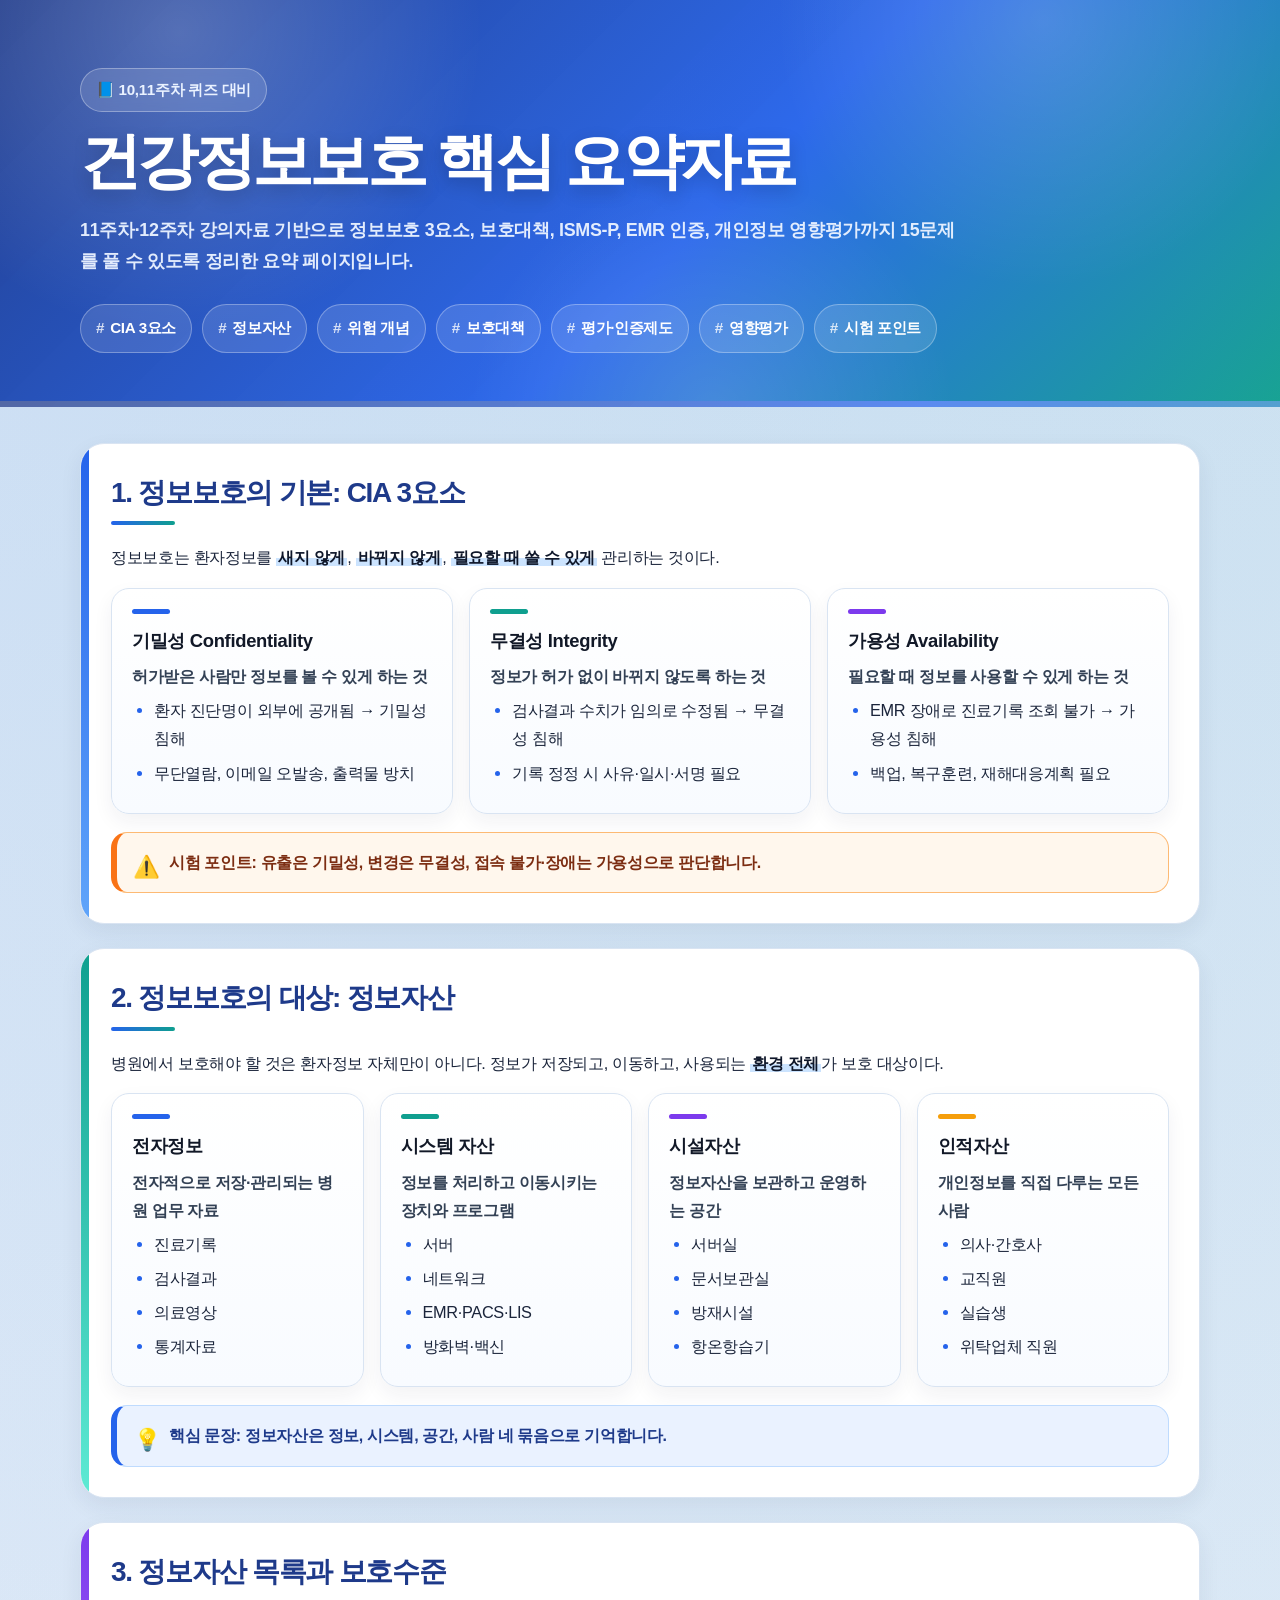
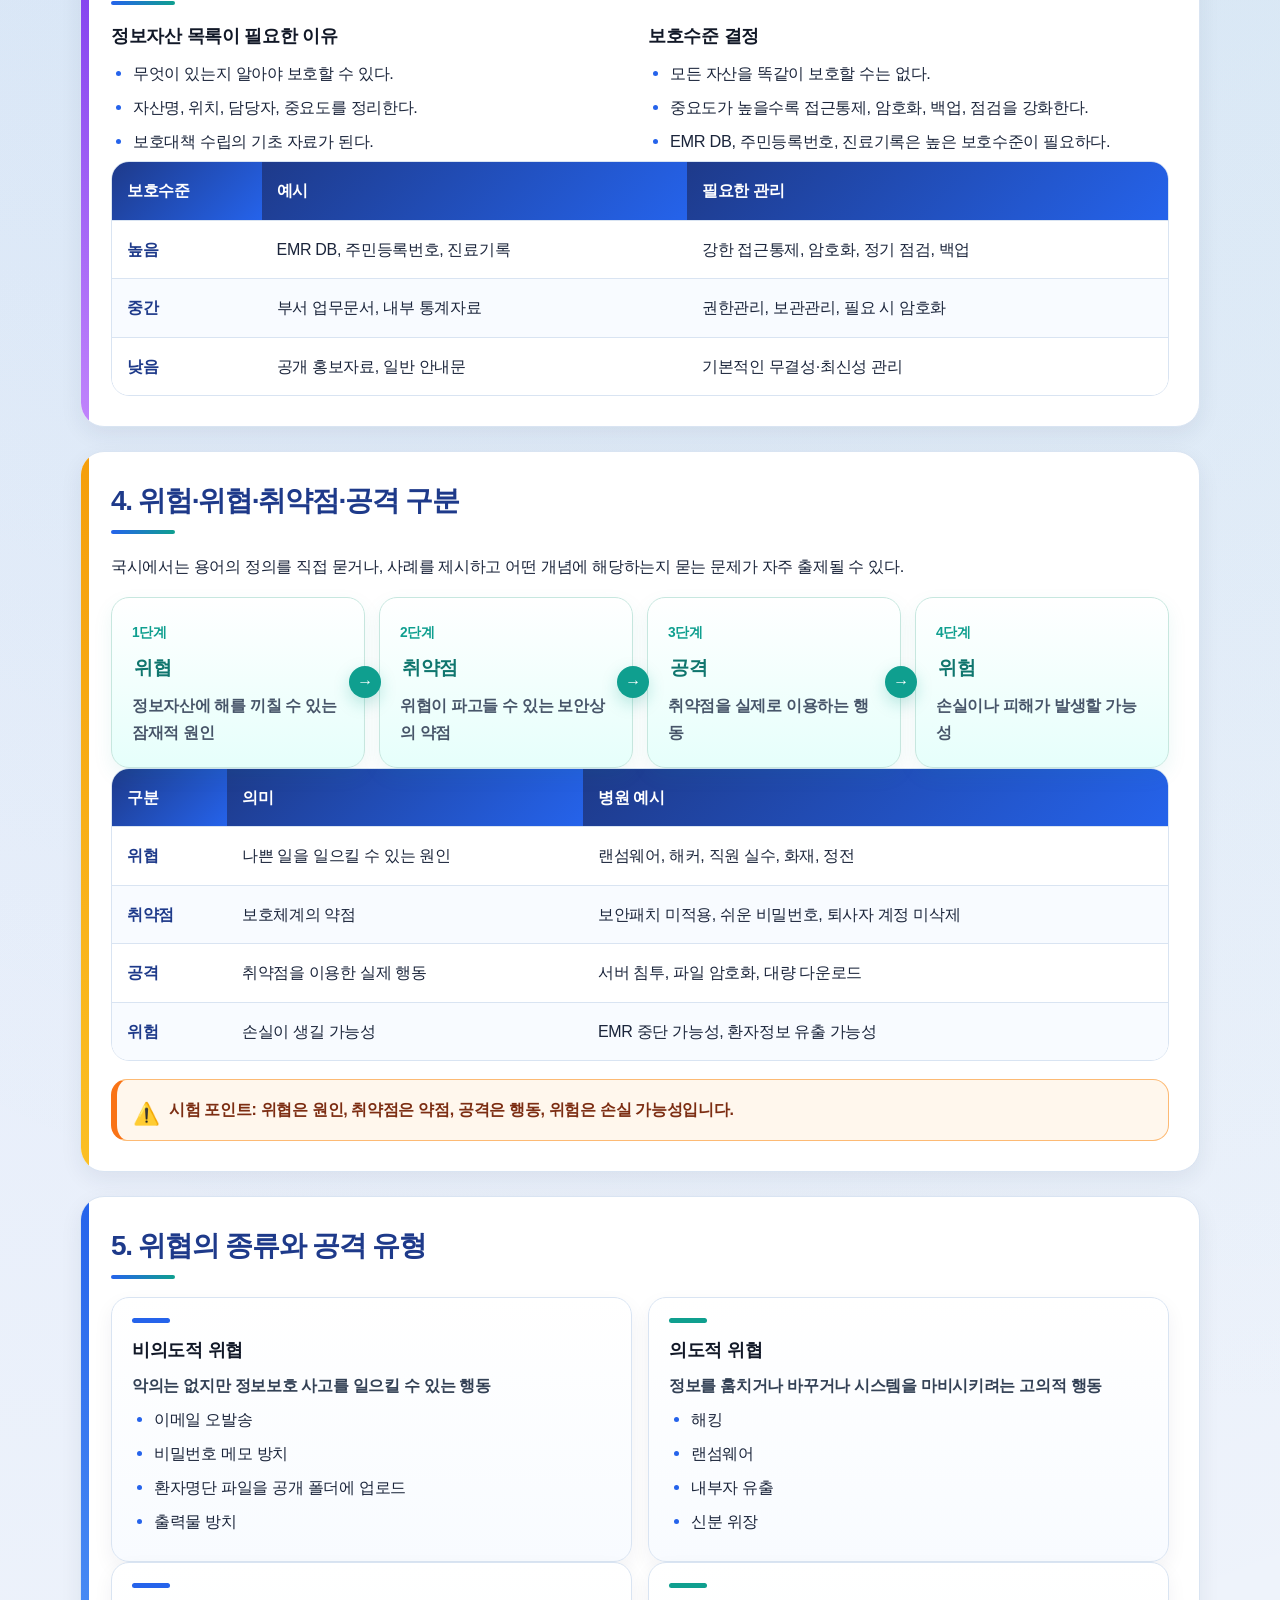
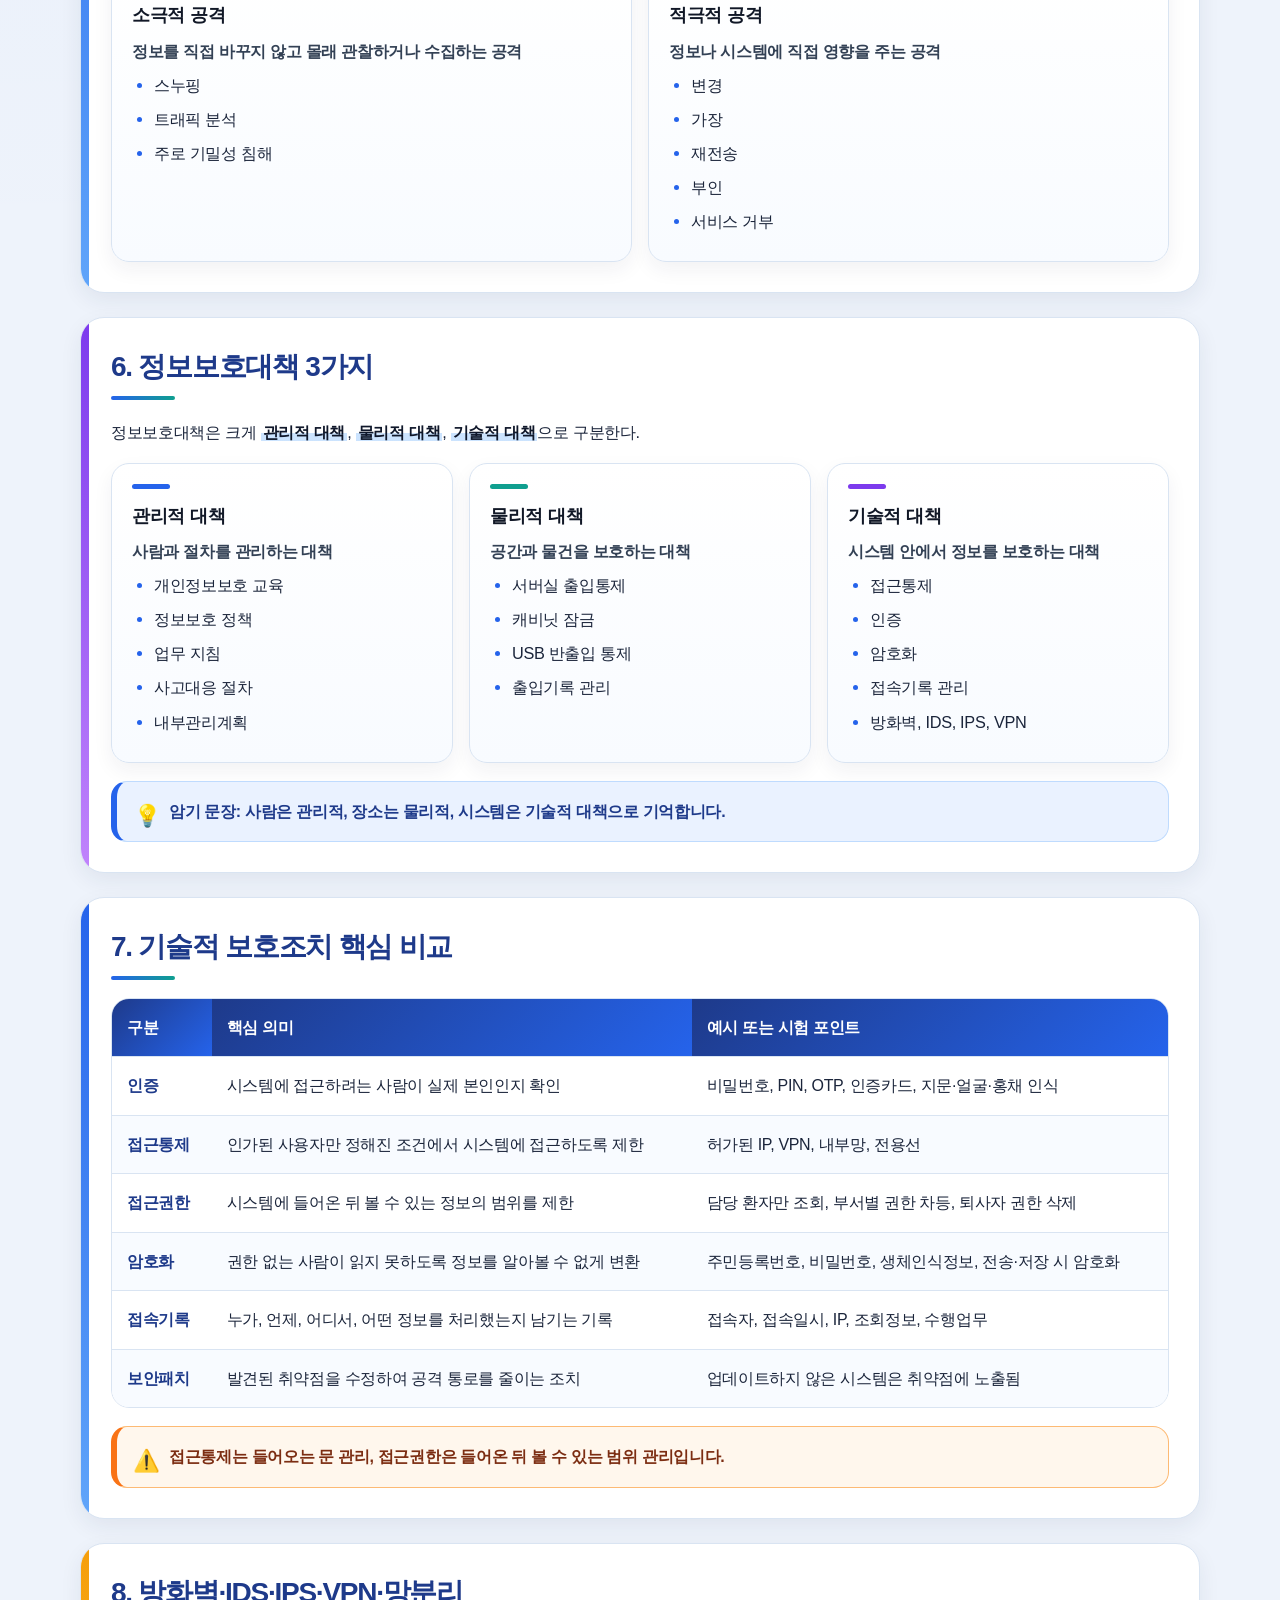
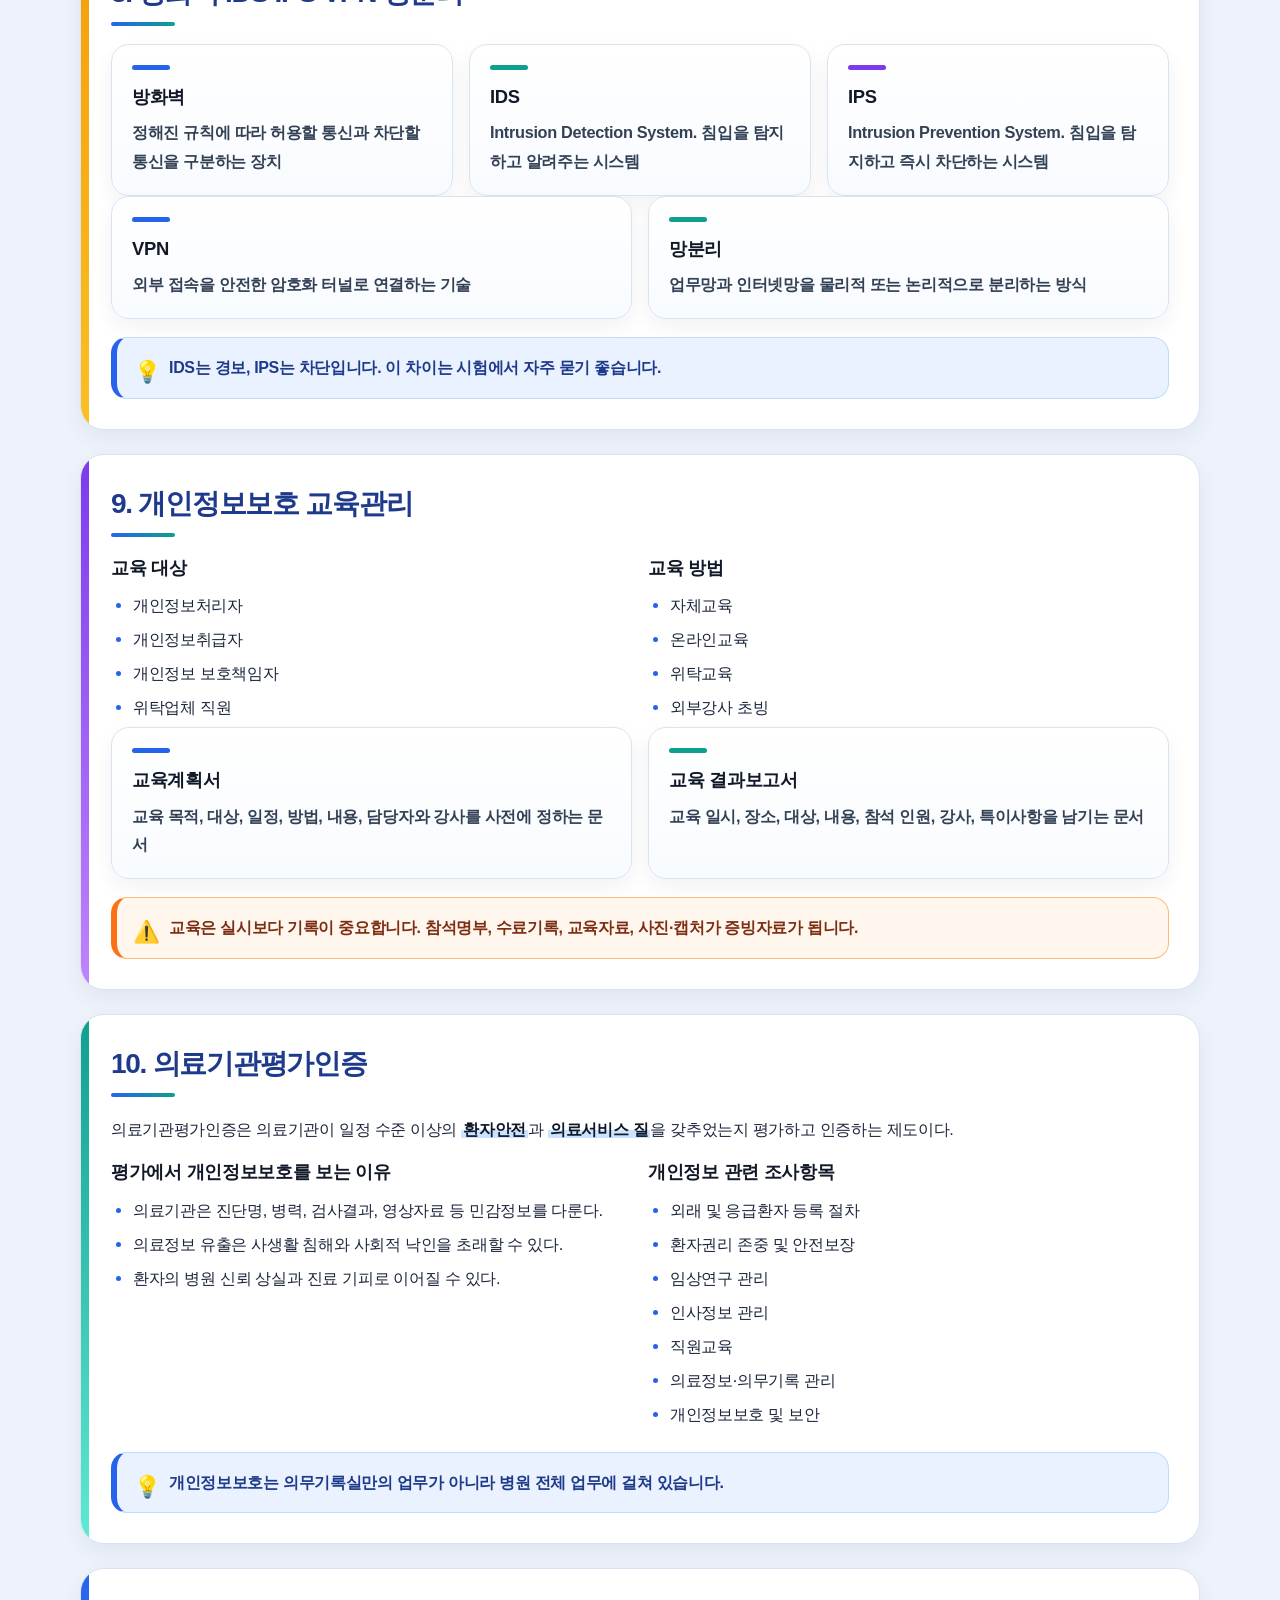
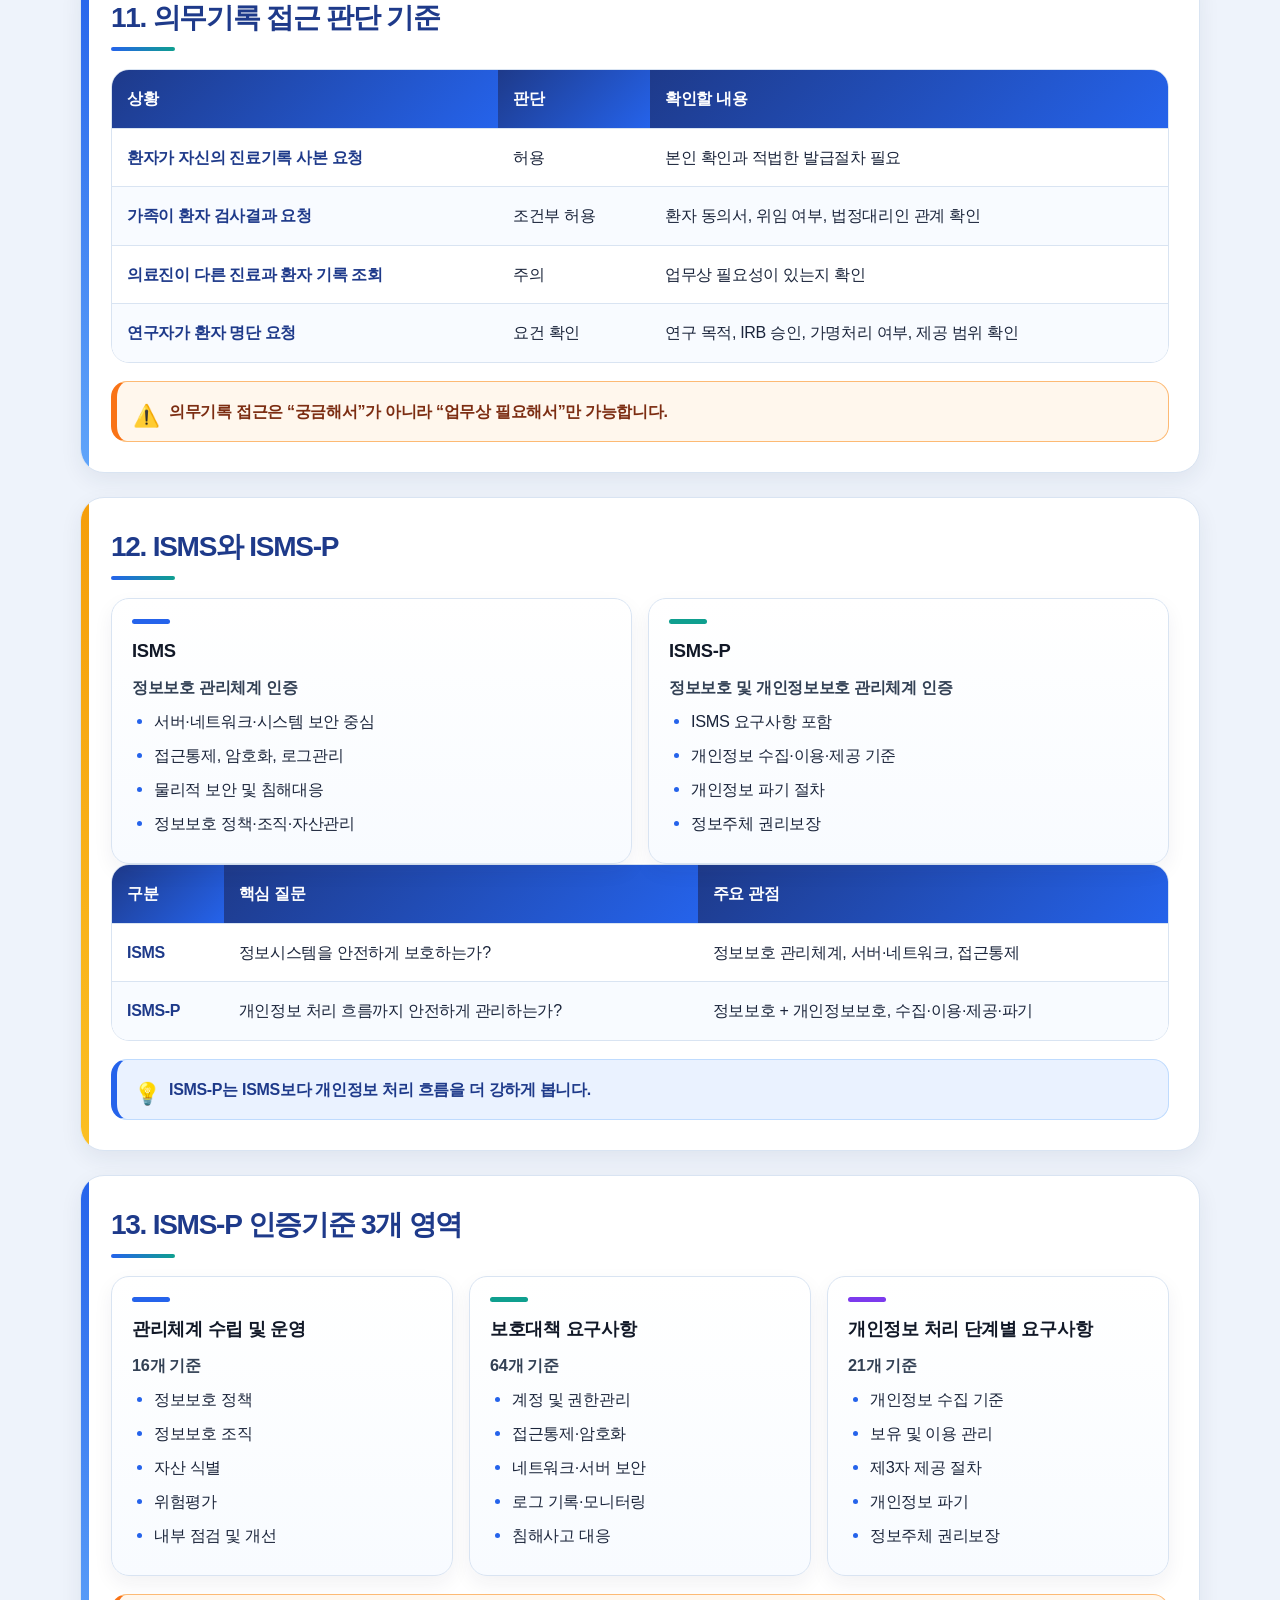
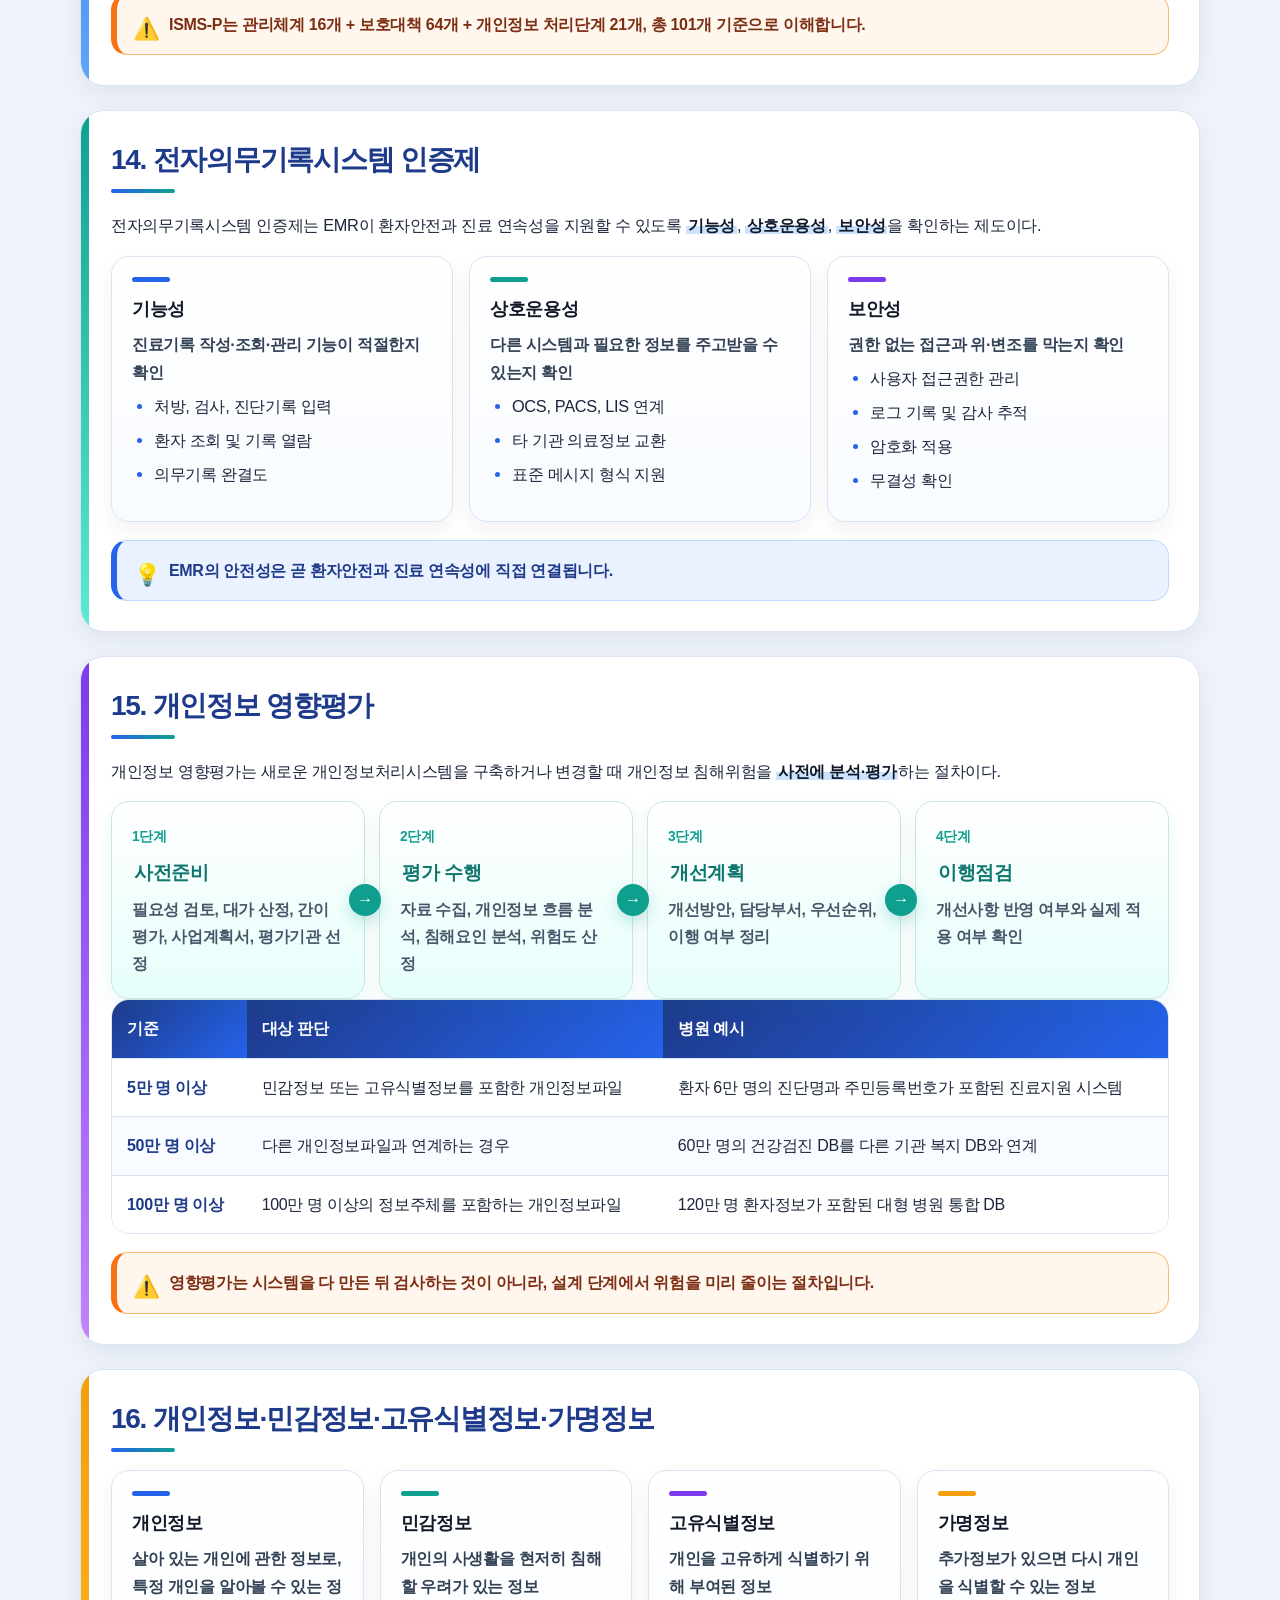
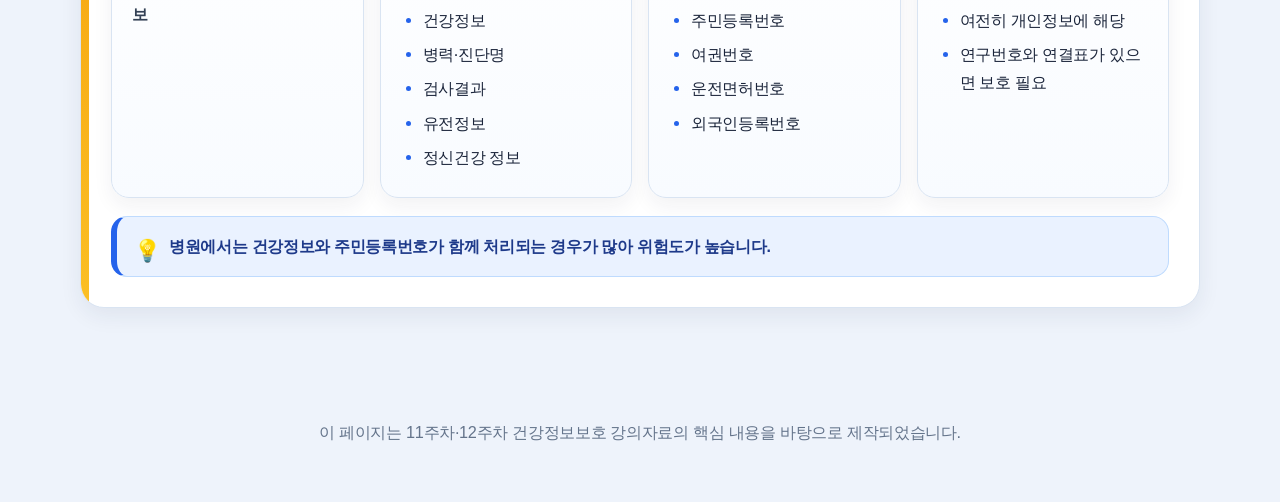
<file: 10,11weeks/index.html>
<!DOCTYPE html>
<html lang="ko">
<head>
  <meta charset="UTF-8" />
  <meta name="viewport" content="width=device-width, initial-scale=1.0" />
  <title>건강정보보호 핵심 요약자료</title>
  <link rel="stylesheet" href="style.css" />
</head>

<body>
  <header class="hero">
    <div class="container">
      <p class="eyebrow">10,11주차 퀴즈 대비</p>
      <h1>건강정보보호 핵심 요약자료</h1>
      <p class="lead">
        11주차·12주차 강의자료 기반으로 정보보호 3요소, 보호대책,
        ISMS-P, EMR 인증, 개인정보 영향평가까지 15문제를 풀 수 있도록 정리한 요약 페이지입니다.
      </p>

      <nav class="top-nav">
        <a href="#cia">CIA 3요소</a>
        <a href="#asset">정보자산</a>
        <a href="#risk">위험 개념</a>
        <a href="#controls">보호대책</a>
        <a href="#cert">평가·인증제도</a>
        <a href="#pia">영향평가</a>
        <a href="#exam">시험 포인트</a>
      </nav>
    </div>
  </header>

  <main class="container">
    <section class="card" id="cia">
      <h2>1. 정보보호의 기본: CIA 3요소</h2>
      <p>
        정보보호는 환자정보를 <strong>새지 않게</strong>, <strong>바뀌지 않게</strong>,
        <strong>필요할 때 쓸 수 있게</strong> 관리하는 것이다.
      </p>

      <div class="grid three">
        <div class="mini-card">
          <h3>기밀성 Confidentiality</h3>
          <p>허가받은 사람만 정보를 볼 수 있게 하는 것</p>
          <ul>
            <li>환자 진단명이 외부에 공개됨 → 기밀성 침해</li>
            <li>무단열람, 이메일 오발송, 출력물 방치</li>
          </ul>
        </div>

        <div class="mini-card">
          <h3>무결성 Integrity</h3>
          <p>정보가 허가 없이 바뀌지 않도록 하는 것</p>
          <ul>
            <li>검사결과 수치가 임의로 수정됨 → 무결성 침해</li>
            <li>기록 정정 시 사유·일시·서명 필요</li>
          </ul>
        </div>

        <div class="mini-card">
          <h3>가용성 Availability</h3>
          <p>필요할 때 정보를 사용할 수 있게 하는 것</p>
          <ul>
            <li>EMR 장애로 진료기록 조회 불가 → 가용성 침해</li>
            <li>백업, 복구훈련, 재해대응계획 필요</li>
          </ul>
        </div>
      </div>

      <div class="alert">
        시험 포인트: 유출은 기밀성, 변경은 무결성, 접속 불가·장애는 가용성으로 판단합니다.
      </div>
    </section>

    <section class="card" id="asset">
      <h2>2. 정보보호의 대상: 정보자산</h2>
      <p>
        병원에서 보호해야 할 것은 환자정보 자체만이 아니다.
        정보가 저장되고, 이동하고, 사용되는 <strong>환경 전체</strong>가 보호 대상이다.
      </p>

      <div class="grid four">
        <div class="mini-card">
          <h3>전자정보</h3>
          <p>전자적으로 저장·관리되는 병원 업무 자료</p>
          <ul>
            <li>진료기록</li>
            <li>검사결과</li>
            <li>의료영상</li>
            <li>통계자료</li>
          </ul>
        </div>

        <div class="mini-card">
          <h3>시스템 자산</h3>
          <p>정보를 처리하고 이동시키는 장치와 프로그램</p>
          <ul>
            <li>서버</li>
            <li>네트워크</li>
            <li>EMR·PACS·LIS</li>
            <li>방화벽·백신</li>
          </ul>
        </div>

        <div class="mini-card">
          <h3>시설자산</h3>
          <p>정보자산을 보관하고 운영하는 공간</p>
          <ul>
            <li>서버실</li>
            <li>문서보관실</li>
            <li>방재시설</li>
            <li>항온항습기</li>
          </ul>
        </div>

        <div class="mini-card">
          <h3>인적자산</h3>
          <p>개인정보를 직접 다루는 모든 사람</p>
          <ul>
            <li>의사·간호사</li>
            <li>교직원</li>
            <li>실습생</li>
            <li>위탁업체 직원</li>
          </ul>
        </div>
      </div>

      <div class="note">
        핵심 문장: 정보자산은 정보, 시스템, 공간, 사람 네 묶음으로 기억합니다.
      </div>
    </section>

    <section class="card">
      <h2>3. 정보자산 목록과 보호수준</h2>

      <div class="grid two">
        <div>
          <h3>정보자산 목록이 필요한 이유</h3>
          <ul>
            <li>무엇이 있는지 알아야 보호할 수 있다.</li>
            <li>자산명, 위치, 담당자, 중요도를 정리한다.</li>
            <li>보호대책 수립의 기초 자료가 된다.</li>
          </ul>
        </div>

        <div>
          <h3>보호수준 결정</h3>
          <ul>
            <li>모든 자산을 똑같이 보호할 수는 없다.</li>
            <li>중요도가 높을수록 접근통제, 암호화, 백업, 점검을 강화한다.</li>
            <li>EMR DB, 주민등록번호, 진료기록은 높은 보호수준이 필요하다.</li>
          </ul>
        </div>
      </div>

      <div class="table-wrap">
        <table>
          <thead>
            <tr>
              <th>보호수준</th>
              <th>예시</th>
              <th>필요한 관리</th>
            </tr>
          </thead>
          <tbody>
            <tr>
              <td>높음</td>
              <td>EMR DB, 주민등록번호, 진료기록</td>
              <td>강한 접근통제, 암호화, 정기 점검, 백업</td>
            </tr>
            <tr>
              <td>중간</td>
              <td>부서 업무문서, 내부 통계자료</td>
              <td>권한관리, 보관관리, 필요 시 암호화</td>
            </tr>
            <tr>
              <td>낮음</td>
              <td>공개 홍보자료, 일반 안내문</td>
              <td>기본적인 무결성·최신성 관리</td>
            </tr>
          </tbody>
        </table>
      </div>
    </section>

    <section class="card" id="risk">
      <h2>4. 위험·위협·취약점·공격 구분</h2>
      <p>
        국시에서는 용어의 정의를 직접 묻거나, 사례를 제시하고 어떤 개념에 해당하는지 묻는 문제가 자주 출제될 수 있다.
      </p>

      <div class="flow">
        <div class="flow-step">
          <span>1단계</span>
          <strong>위협</strong>
          <p>정보자산에 해를 끼칠 수 있는 잠재적 원인</p>
        </div>

        <div class="flow-step">
          <span>2단계</span>
          <strong>취약점</strong>
          <p>위협이 파고들 수 있는 보안상의 약점</p>
        </div>

        <div class="flow-step">
          <span>3단계</span>
          <strong>공격</strong>
          <p>취약점을 실제로 이용하는 행동</p>
        </div>

        <div class="flow-step">
          <span>4단계</span>
          <strong>위험</strong>
          <p>손실이나 피해가 발생할 가능성</p>
        </div>
      </div>

      <div class="table-wrap">
        <table>
          <thead>
            <tr>
              <th>구분</th>
              <th>의미</th>
              <th>병원 예시</th>
            </tr>
          </thead>
          <tbody>
            <tr>
              <td>위협</td>
              <td>나쁜 일을 일으킬 수 있는 원인</td>
              <td>랜섬웨어, 해커, 직원 실수, 화재, 정전</td>
            </tr>
            <tr>
              <td>취약점</td>
              <td>보호체계의 약점</td>
              <td>보안패치 미적용, 쉬운 비밀번호, 퇴사자 계정 미삭제</td>
            </tr>
            <tr>
              <td>공격</td>
              <td>취약점을 이용한 실제 행동</td>
              <td>서버 침투, 파일 암호화, 대량 다운로드</td>
            </tr>
            <tr>
              <td>위험</td>
              <td>손실이 생길 가능성</td>
              <td>EMR 중단 가능성, 환자정보 유출 가능성</td>
            </tr>
          </tbody>
        </table>
      </div>

      <div class="alert">
        시험 포인트: 위협은 원인, 취약점은 약점, 공격은 행동, 위험은 손실 가능성입니다.
      </div>
    </section>

    <section class="card">
      <h2>5. 위협의 종류와 공격 유형</h2>

      <div class="grid two">
        <div class="mini-card">
          <h3>비의도적 위협</h3>
          <p>악의는 없지만 정보보호 사고를 일으킬 수 있는 행동</p>
          <ul>
            <li>이메일 오발송</li>
            <li>비밀번호 메모 방치</li>
            <li>환자명단 파일을 공개 폴더에 업로드</li>
            <li>출력물 방치</li>
          </ul>
        </div>

        <div class="mini-card">
          <h3>의도적 위협</h3>
          <p>정보를 훔치거나 바꾸거나 시스템을 마비시키려는 고의적 행동</p>
          <ul>
            <li>해킹</li>
            <li>랜섬웨어</li>
            <li>내부자 유출</li>
            <li>신분 위장</li>
          </ul>
        </div>
      </div>

      <div class="grid two">
        <div class="mini-card">
          <h3>소극적 공격</h3>
          <p>정보를 직접 바꾸지 않고 몰래 관찰하거나 수집하는 공격</p>
          <ul>
            <li>스누핑</li>
            <li>트래픽 분석</li>
            <li>주로 기밀성 침해</li>
          </ul>
        </div>

        <div class="mini-card">
          <h3>적극적 공격</h3>
          <p>정보나 시스템에 직접 영향을 주는 공격</p>
          <ul>
            <li>변경</li>
            <li>가장</li>
            <li>재전송</li>
            <li>부인</li>
            <li>서비스 거부</li>
          </ul>
        </div>
      </div>
    </section>

    <section class="card" id="controls">
      <h2>6. 정보보호대책 3가지</h2>
      <p>
        정보보호대책은 크게 <strong>관리적 대책</strong>, <strong>물리적 대책</strong>,
        <strong>기술적 대책</strong>으로 구분한다.
      </p>

      <div class="grid three">
        <div class="mini-card">
          <h3>관리적 대책</h3>
          <p>사람과 절차를 관리하는 대책</p>
          <ul>
            <li>개인정보보호 교육</li>
            <li>정보보호 정책</li>
            <li>업무 지침</li>
            <li>사고대응 절차</li>
            <li>내부관리계획</li>
          </ul>
        </div>

        <div class="mini-card">
          <h3>물리적 대책</h3>
          <p>공간과 물건을 보호하는 대책</p>
          <ul>
            <li>서버실 출입통제</li>
            <li>캐비닛 잠금</li>
            <li>USB 반출입 통제</li>
            <li>출입기록 관리</li>
          </ul>
        </div>

        <div class="mini-card">
          <h3>기술적 대책</h3>
          <p>시스템 안에서 정보를 보호하는 대책</p>
          <ul>
            <li>접근통제</li>
            <li>인증</li>
            <li>암호화</li>
            <li>접속기록 관리</li>
            <li>방화벽, IDS, IPS, VPN</li>
          </ul>
        </div>
      </div>

      <div class="note">
        암기 문장: 사람은 관리적, 장소는 물리적, 시스템은 기술적 대책으로 기억합니다.
      </div>
    </section>

    <section class="card">
      <h2>7. 기술적 보호조치 핵심 비교</h2>

      <div class="table-wrap">
        <table>
          <thead>
            <tr>
              <th>구분</th>
              <th>핵심 의미</th>
              <th>예시 또는 시험 포인트</th>
            </tr>
          </thead>
          <tbody>
            <tr>
              <td>인증</td>
              <td>시스템에 접근하려는 사람이 실제 본인인지 확인</td>
              <td>비밀번호, PIN, OTP, 인증카드, 지문·얼굴·홍채 인식</td>
            </tr>
            <tr>
              <td>접근통제</td>
              <td>인가된 사용자만 정해진 조건에서 시스템에 접근하도록 제한</td>
              <td>허가된 IP, VPN, 내부망, 전용선</td>
            </tr>
            <tr>
              <td>접근권한</td>
              <td>시스템에 들어온 뒤 볼 수 있는 정보의 범위를 제한</td>
              <td>담당 환자만 조회, 부서별 권한 차등, 퇴사자 권한 삭제</td>
            </tr>
            <tr>
              <td>암호화</td>
              <td>권한 없는 사람이 읽지 못하도록 정보를 알아볼 수 없게 변환</td>
              <td>주민등록번호, 비밀번호, 생체인식정보, 전송·저장 시 암호화</td>
            </tr>
            <tr>
              <td>접속기록</td>
              <td>누가, 언제, 어디서, 어떤 정보를 처리했는지 남기는 기록</td>
              <td>접속자, 접속일시, IP, 조회정보, 수행업무</td>
            </tr>
            <tr>
              <td>보안패치</td>
              <td>발견된 취약점을 수정하여 공격 통로를 줄이는 조치</td>
              <td>업데이트하지 않은 시스템은 취약점에 노출됨</td>
            </tr>
          </tbody>
        </table>
      </div>

      <div class="alert">
        접근통제는 들어오는 문 관리, 접근권한은 들어온 뒤 볼 수 있는 범위 관리입니다.
      </div>
    </section>

    <section class="card">
      <h2>8. 방화벽·IDS·IPS·VPN·망분리</h2>

      <div class="grid three">
        <div class="mini-card">
          <h3>방화벽</h3>
          <p>정해진 규칙에 따라 허용할 통신과 차단할 통신을 구분하는 장치</p>
        </div>

        <div class="mini-card">
          <h3>IDS</h3>
          <p>Intrusion Detection System. 침입을 탐지하고 알려주는 시스템</p>
        </div>

        <div class="mini-card">
          <h3>IPS</h3>
          <p>Intrusion Prevention System. 침입을 탐지하고 즉시 차단하는 시스템</p>
        </div>
      </div>

      <div class="grid two">
        <div class="mini-card">
          <h3>VPN</h3>
          <p>외부 접속을 안전한 암호화 터널로 연결하는 기술</p>
        </div>

        <div class="mini-card">
          <h3>망분리</h3>
          <p>업무망과 인터넷망을 물리적 또는 논리적으로 분리하는 방식</p>
        </div>
      </div>

      <div class="note">
        IDS는 경보, IPS는 차단입니다. 이 차이는 시험에서 자주 묻기 좋습니다.
      </div>
    </section>

    <section class="card">
      <h2>9. 개인정보보호 교육관리</h2>

      <div class="grid two">
        <div>
          <h3>교육 대상</h3>
          <ul>
            <li>개인정보처리자</li>
            <li>개인정보취급자</li>
            <li>개인정보 보호책임자</li>
            <li>위탁업체 직원</li>
          </ul>
        </div>

        <div>
          <h3>교육 방법</h3>
          <ul>
            <li>자체교육</li>
            <li>온라인교육</li>
            <li>위탁교육</li>
            <li>외부강사 초빙</li>
          </ul>
        </div>
      </div>

      <div class="grid two">
        <div class="mini-card">
          <h3>교육계획서</h3>
          <p>교육 목적, 대상, 일정, 방법, 내용, 담당자와 강사를 사전에 정하는 문서</p>
        </div>

        <div class="mini-card">
          <h3>교육 결과보고서</h3>
          <p>교육 일시, 장소, 대상, 내용, 참석 인원, 강사, 특이사항을 남기는 문서</p>
        </div>
      </div>

      <div class="alert">
        교육은 실시보다 기록이 중요합니다. 참석명부, 수료기록, 교육자료, 사진·캡처가 증빙자료가 됩니다.
      </div>
    </section>

    <section class="card" id="cert">
      <h2>10. 의료기관평가인증</h2>
      <p>
        의료기관평가인증은 의료기관이 일정 수준 이상의 <strong>환자안전</strong>과
        <strong>의료서비스 질</strong>을 갖추었는지 평가하고 인증하는 제도이다.
      </p>

      <div class="grid two">
        <div>
          <h3>평가에서 개인정보보호를 보는 이유</h3>
          <ul>
            <li>의료기관은 진단명, 병력, 검사결과, 영상자료 등 민감정보를 다룬다.</li>
            <li>의료정보 유출은 사생활 침해와 사회적 낙인을 초래할 수 있다.</li>
            <li>환자의 병원 신뢰 상실과 진료 기피로 이어질 수 있다.</li>
          </ul>
        </div>

        <div>
          <h3>개인정보 관련 조사항목</h3>
          <ul>
            <li>외래 및 응급환자 등록 절차</li>
            <li>환자권리 존중 및 안전보장</li>
            <li>임상연구 관리</li>
            <li>인사정보 관리</li>
            <li>직원교육</li>
            <li>의료정보·의무기록 관리</li>
            <li>개인정보보호 및 보안</li>
          </ul>
        </div>
      </div>

      <div class="note">
        개인정보보호는 의무기록실만의 업무가 아니라 병원 전체 업무에 걸쳐 있습니다.
      </div>
    </section>

    <section class="card">
      <h2>11. 의무기록 접근 판단 기준</h2>

      <div class="table-wrap">
        <table>
          <thead>
            <tr>
              <th>상황</th>
              <th>판단</th>
              <th>확인할 내용</th>
            </tr>
          </thead>
          <tbody>
            <tr>
              <td>환자가 자신의 진료기록 사본 요청</td>
              <td>허용</td>
              <td>본인 확인과 적법한 발급절차 필요</td>
            </tr>
            <tr>
              <td>가족이 환자 검사결과 요청</td>
              <td>조건부 허용</td>
              <td>환자 동의서, 위임 여부, 법정대리인 관계 확인</td>
            </tr>
            <tr>
              <td>의료진이 다른 진료과 환자 기록 조회</td>
              <td>주의</td>
              <td>업무상 필요성이 있는지 확인</td>
            </tr>
            <tr>
              <td>연구자가 환자 명단 요청</td>
              <td>요건 확인</td>
              <td>연구 목적, IRB 승인, 가명처리 여부, 제공 범위 확인</td>
            </tr>
          </tbody>
        </table>
      </div>

      <div class="alert">
        의무기록 접근은 “궁금해서”가 아니라 “업무상 필요해서”만 가능합니다.
      </div>
    </section>

    <section class="card">
      <h2>12. ISMS와 ISMS-P</h2>

      <div class="grid two">
        <div class="mini-card">
          <h3>ISMS</h3>
          <p>정보보호 관리체계 인증</p>
          <ul>
            <li>서버·네트워크·시스템 보안 중심</li>
            <li>접근통제, 암호화, 로그관리</li>
            <li>물리적 보안 및 침해대응</li>
            <li>정보보호 정책·조직·자산관리</li>
          </ul>
        </div>

        <div class="mini-card">
          <h3>ISMS-P</h3>
          <p>정보보호 및 개인정보보호 관리체계 인증</p>
          <ul>
            <li>ISMS 요구사항 포함</li>
            <li>개인정보 수집·이용·제공 기준</li>
            <li>개인정보 파기 절차</li>
            <li>정보주체 권리보장</li>
          </ul>
        </div>
      </div>

      <div class="table-wrap">
        <table>
          <thead>
            <tr>
              <th>구분</th>
              <th>핵심 질문</th>
              <th>주요 관점</th>
            </tr>
          </thead>
          <tbody>
            <tr>
              <td>ISMS</td>
              <td>정보시스템을 안전하게 보호하는가?</td>
              <td>정보보호 관리체계, 서버·네트워크, 접근통제</td>
            </tr>
            <tr>
              <td>ISMS-P</td>
              <td>개인정보 처리 흐름까지 안전하게 관리하는가?</td>
              <td>정보보호 + 개인정보보호, 수집·이용·제공·파기</td>
            </tr>
          </tbody>
        </table>
      </div>

      <div class="note">
        ISMS-P는 ISMS보다 개인정보 처리 흐름을 더 강하게 봅니다.
      </div>
    </section>

    <section class="card">
      <h2>13. ISMS-P 인증기준 3개 영역</h2>

      <div class="grid three">
        <div class="mini-card">
          <h3>관리체계 수립 및 운영</h3>
          <p>16개 기준</p>
          <ul>
            <li>정보보호 정책</li>
            <li>정보보호 조직</li>
            <li>자산 식별</li>
            <li>위험평가</li>
            <li>내부 점검 및 개선</li>
          </ul>
        </div>

        <div class="mini-card">
          <h3>보호대책 요구사항</h3>
          <p>64개 기준</p>
          <ul>
            <li>계정 및 권한관리</li>
            <li>접근통제·암호화</li>
            <li>네트워크·서버 보안</li>
            <li>로그 기록·모니터링</li>
            <li>침해사고 대응</li>
          </ul>
        </div>

        <div class="mini-card">
          <h3>개인정보 처리 단계별 요구사항</h3>
          <p>21개 기준</p>
          <ul>
            <li>개인정보 수집 기준</li>
            <li>보유 및 이용 관리</li>
            <li>제3자 제공 절차</li>
            <li>개인정보 파기</li>
            <li>정보주체 권리보장</li>
          </ul>
        </div>
      </div>

      <div class="alert">
        ISMS-P는 관리체계 16개 + 보호대책 64개 + 개인정보 처리단계 21개, 총 101개 기준으로 이해합니다.
      </div>
    </section>

    <section class="card">
      <h2>14. 전자의무기록시스템 인증제</h2>
      <p>
        전자의무기록시스템 인증제는 EMR이 환자안전과 진료 연속성을 지원할 수 있도록
        <strong>기능성</strong>, <strong>상호운용성</strong>, <strong>보안성</strong>을 확인하는 제도이다.
      </p>

      <div class="grid three">
        <div class="mini-card">
          <h3>기능성</h3>
          <p>진료기록 작성·조회·관리 기능이 적절한지 확인</p>
          <ul>
            <li>처방, 검사, 진단기록 입력</li>
            <li>환자 조회 및 기록 열람</li>
            <li>의무기록 완결도</li>
          </ul>
        </div>

        <div class="mini-card">
          <h3>상호운용성</h3>
          <p>다른 시스템과 필요한 정보를 주고받을 수 있는지 확인</p>
          <ul>
            <li>OCS, PACS, LIS 연계</li>
            <li>타 기관 의료정보 교환</li>
            <li>표준 메시지 형식 지원</li>
          </ul>
        </div>

        <div class="mini-card">
          <h3>보안성</h3>
          <p>권한 없는 접근과 위·변조를 막는지 확인</p>
          <ul>
            <li>사용자 접근권한 관리</li>
            <li>로그 기록 및 감사 추적</li>
            <li>암호화 적용</li>
            <li>무결성 확인</li>
          </ul>
        </div>
      </div>

      <div class="note">
        EMR의 안전성은 곧 환자안전과 진료 연속성에 직접 연결됩니다.
      </div>
    </section>

    <section class="card" id="pia">
      <h2>15. 개인정보 영향평가</h2>
      <p>
        개인정보 영향평가는 새로운 개인정보처리시스템을 구축하거나 변경할 때
        개인정보 침해위험을 <strong>사전에 분석·평가</strong>하는 절차이다.
      </p>

      <div class="flow">
        <div class="flow-step">
          <span>1단계</span>
          <strong>사전준비</strong>
          <p>필요성 검토, 대가 산정, 간이평가, 사업계획서, 평가기관 선정</p>
        </div>

        <div class="flow-step">
          <span>2단계</span>
          <strong>평가 수행</strong>
          <p>자료 수집, 개인정보 흐름 분석, 침해요인 분석, 위험도 산정</p>
        </div>

        <div class="flow-step">
          <span>3단계</span>
          <strong>개선계획</strong>
          <p>개선방안, 담당부서, 우선순위, 이행 여부 정리</p>
        </div>

        <div class="flow-step">
          <span>4단계</span>
          <strong>이행점검</strong>
          <p>개선사항 반영 여부와 실제 적용 여부 확인</p>
        </div>
      </div>

      <div class="table-wrap">
        <table>
          <thead>
            <tr>
              <th>기준</th>
              <th>대상 판단</th>
              <th>병원 예시</th>
            </tr>
          </thead>
          <tbody>
            <tr>
              <td>5만 명 이상</td>
              <td>민감정보 또는 고유식별정보를 포함한 개인정보파일</td>
              <td>환자 6만 명의 진단명과 주민등록번호가 포함된 진료지원 시스템</td>
            </tr>
            <tr>
              <td>50만 명 이상</td>
              <td>다른 개인정보파일과 연계하는 경우</td>
              <td>60만 명의 건강검진 DB를 다른 기관 복지 DB와 연계</td>
            </tr>
            <tr>
              <td>100만 명 이상</td>
              <td>100만 명 이상의 정보주체를 포함하는 개인정보파일</td>
              <td>120만 명 환자정보가 포함된 대형 병원 통합 DB</td>
            </tr>
          </tbody>
        </table>
      </div>

      <div class="alert">
        영향평가는 시스템을 다 만든 뒤 검사하는 것이 아니라, 설계 단계에서 위험을 미리 줄이는 절차입니다.
      </div>
    </section>

    <section class="card">
      <h2>16. 개인정보·민감정보·고유식별정보·가명정보</h2>

      <div class="grid four">
        <div class="mini-card">
          <h3>개인정보</h3>
          <p>살아 있는 개인에 관한 정보로, 특정 개인을 알아볼 수 있는 정보</p>
        </div>

        <div class="mini-card">
          <h3>민감정보</h3>
          <p>개인의 사생활을 현저히 침해할 우려가 있는 정보</p>
          <ul>
            <li>건강정보</li>
            <li>병력·진단명</li>
            <li>검사결과</li>
            <li>유전정보</li>
            <li>정신건강 정보</li>
          </ul>
        </div>

        <div class="mini-card">
          <h3>고유식별정보</h3>
          <p>개인을 고유하게 식별하기 위해 부여된 정보</p>
          <ul>
            <li>주민등록번호</li>
            <li>여권번호</li>
            <li>운전면허번호</li>
            <li>외국인등록번호</li>
          </ul>
        </div>

        <div class="mini-card">
          <h3>가명정보</h3>
          <p>추가정보가 있으면 다시 개인을 식별할 수 있는 정보</p>
          <ul>
            <li>여전히 개인정보에 해당</li>
            <li>연구번호와 연결표가 있으면 보호 필요</li>
          </ul>
        </div>
      </div>

      <div class="note">
        병원에서는 건강정보와 주민등록번호가 함께 처리되는 경우가 많아 위험도가 높습니다.
      </div>
    </section>
  </main>

  <footer class="footer">
    <div class="container">
      <p>이 페이지는 11주차·12주차 건강정보보호 강의자료의 핵심 내용을 바탕으로 제작되었습니다.</p>
    </div>
  </footer>
</body>
</html>
</file>
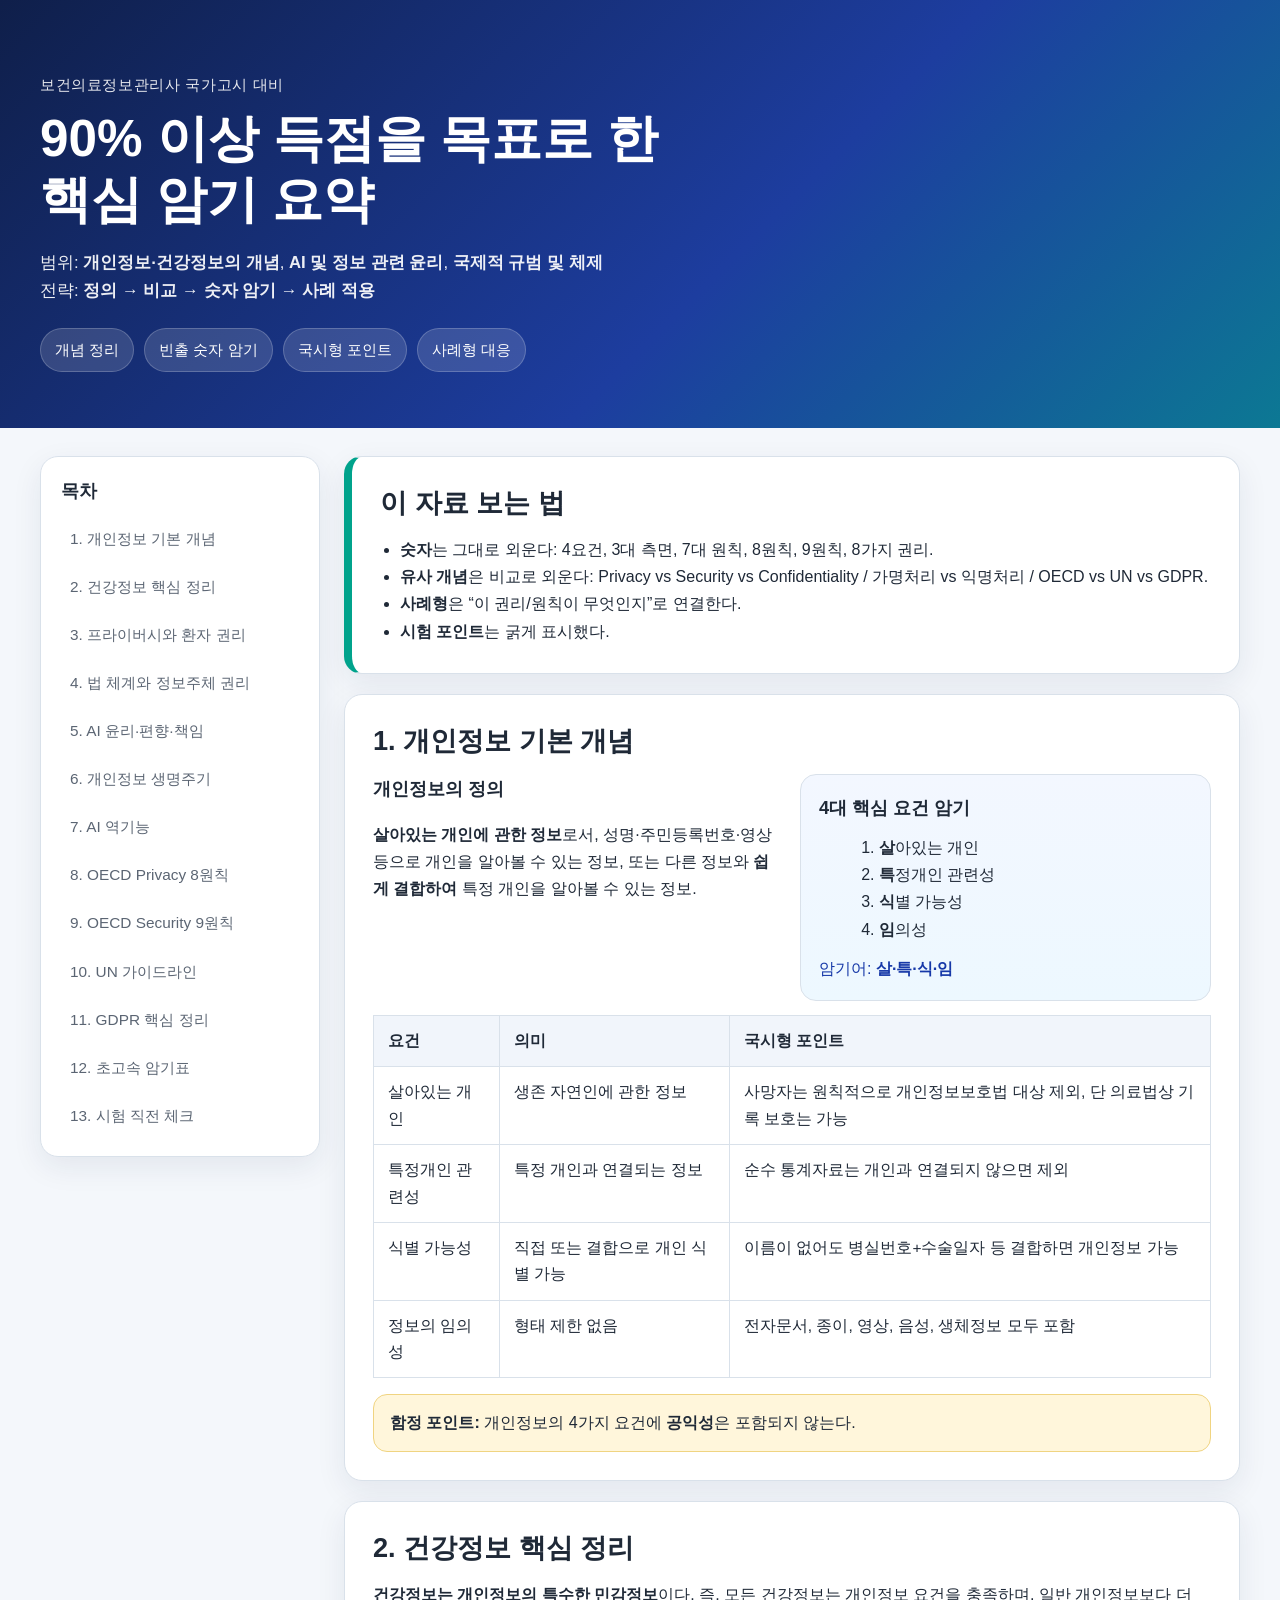
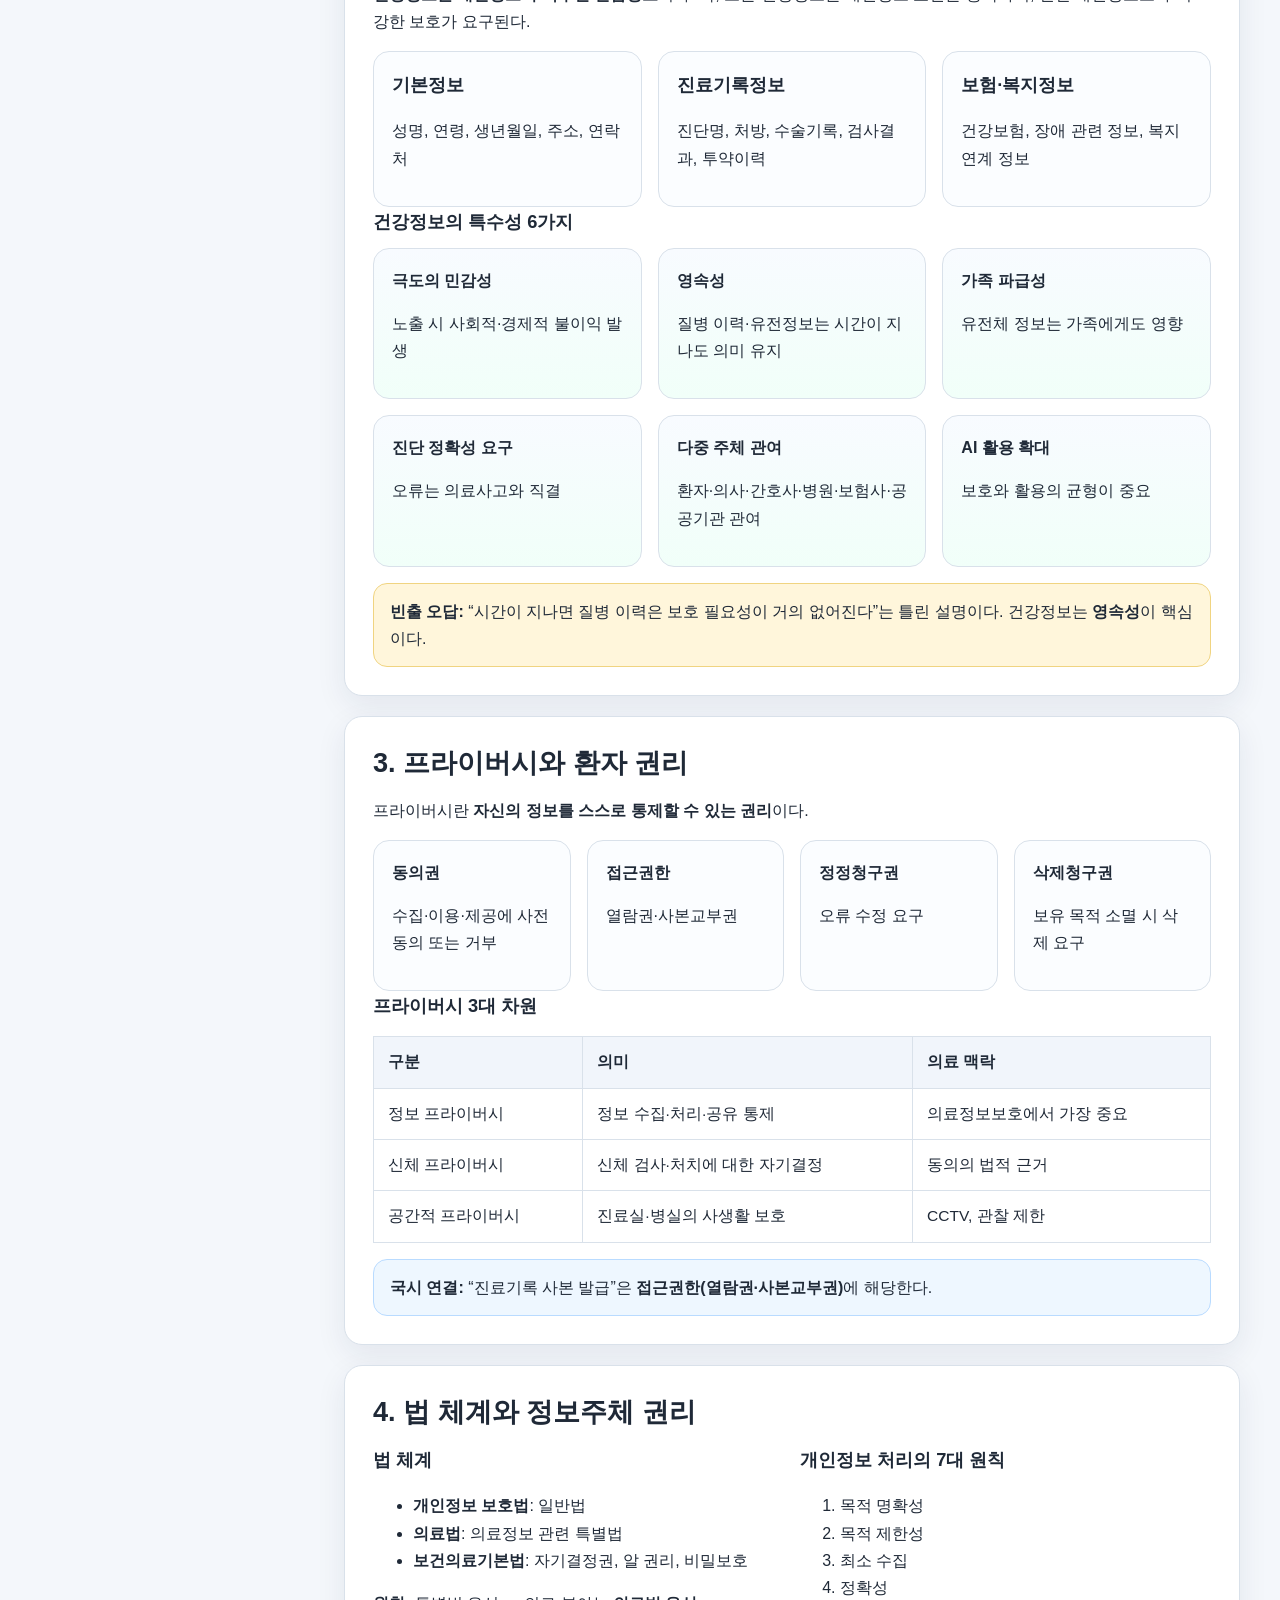
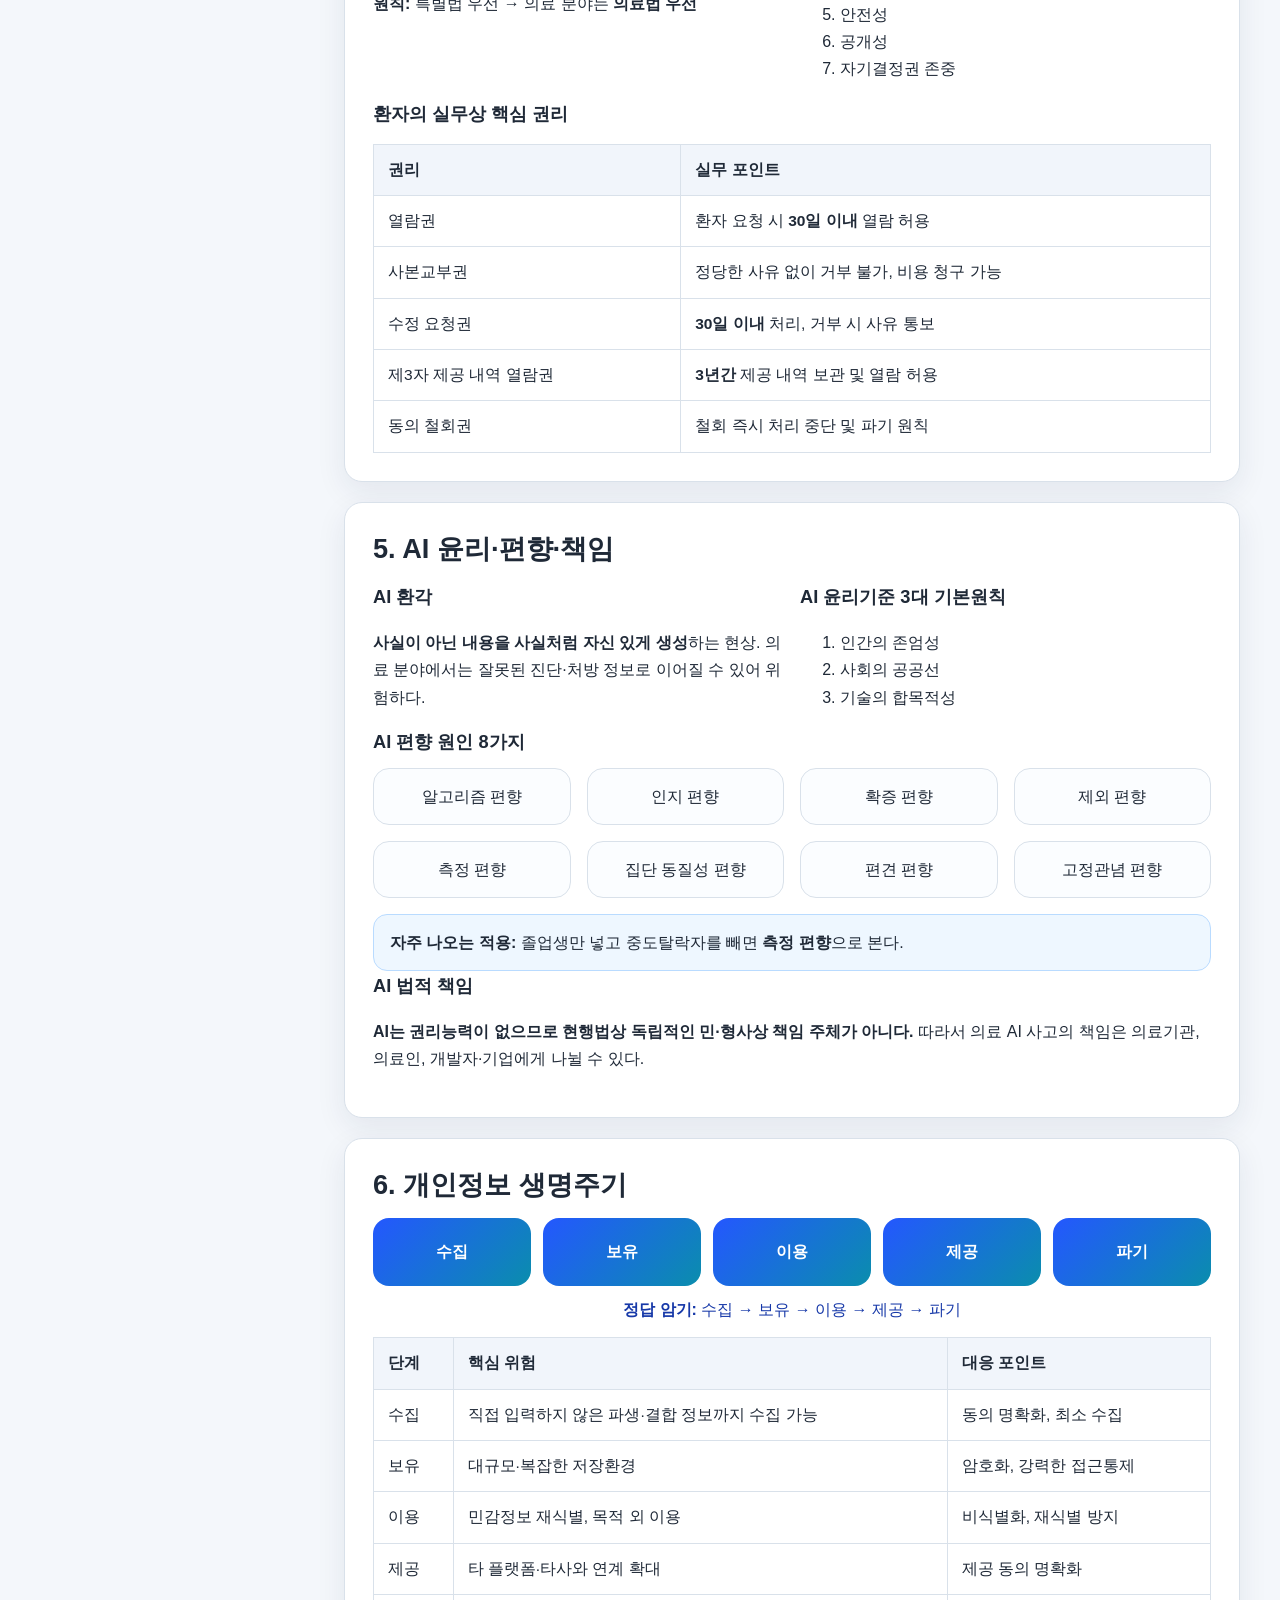
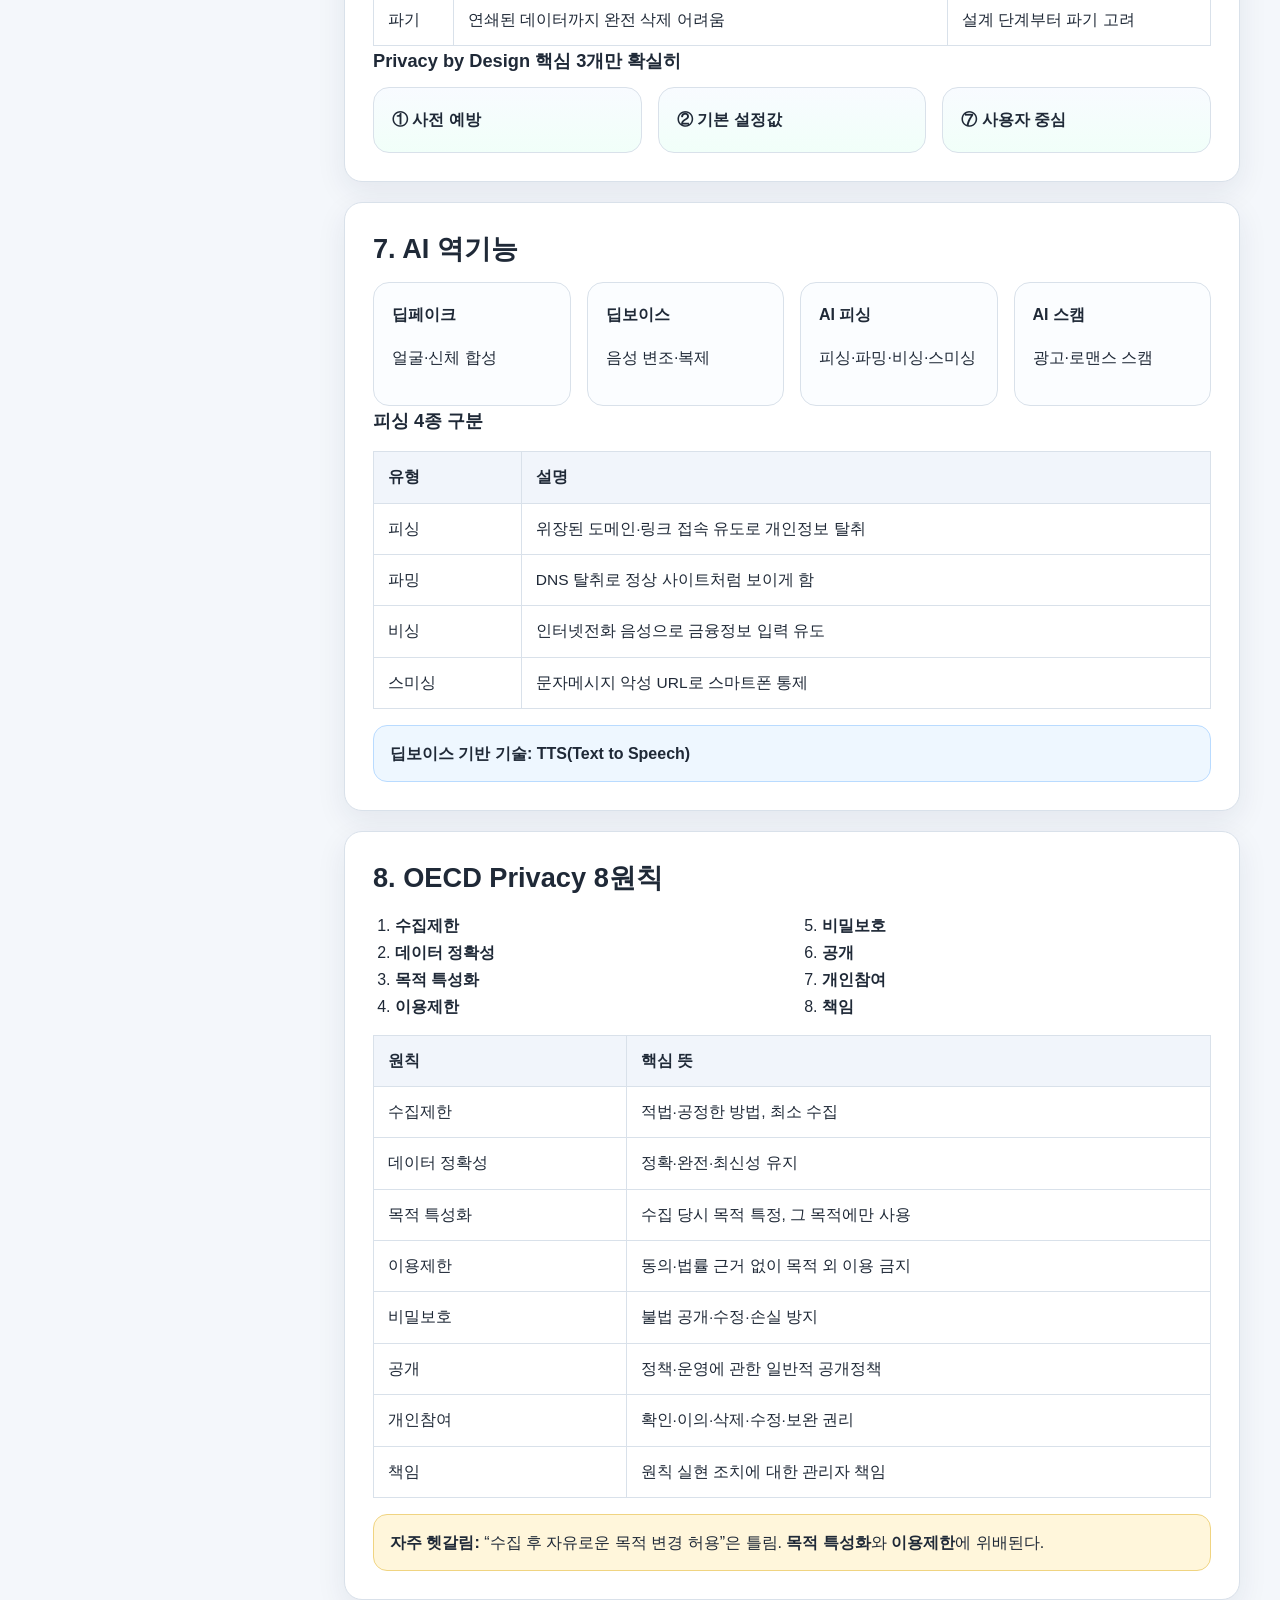
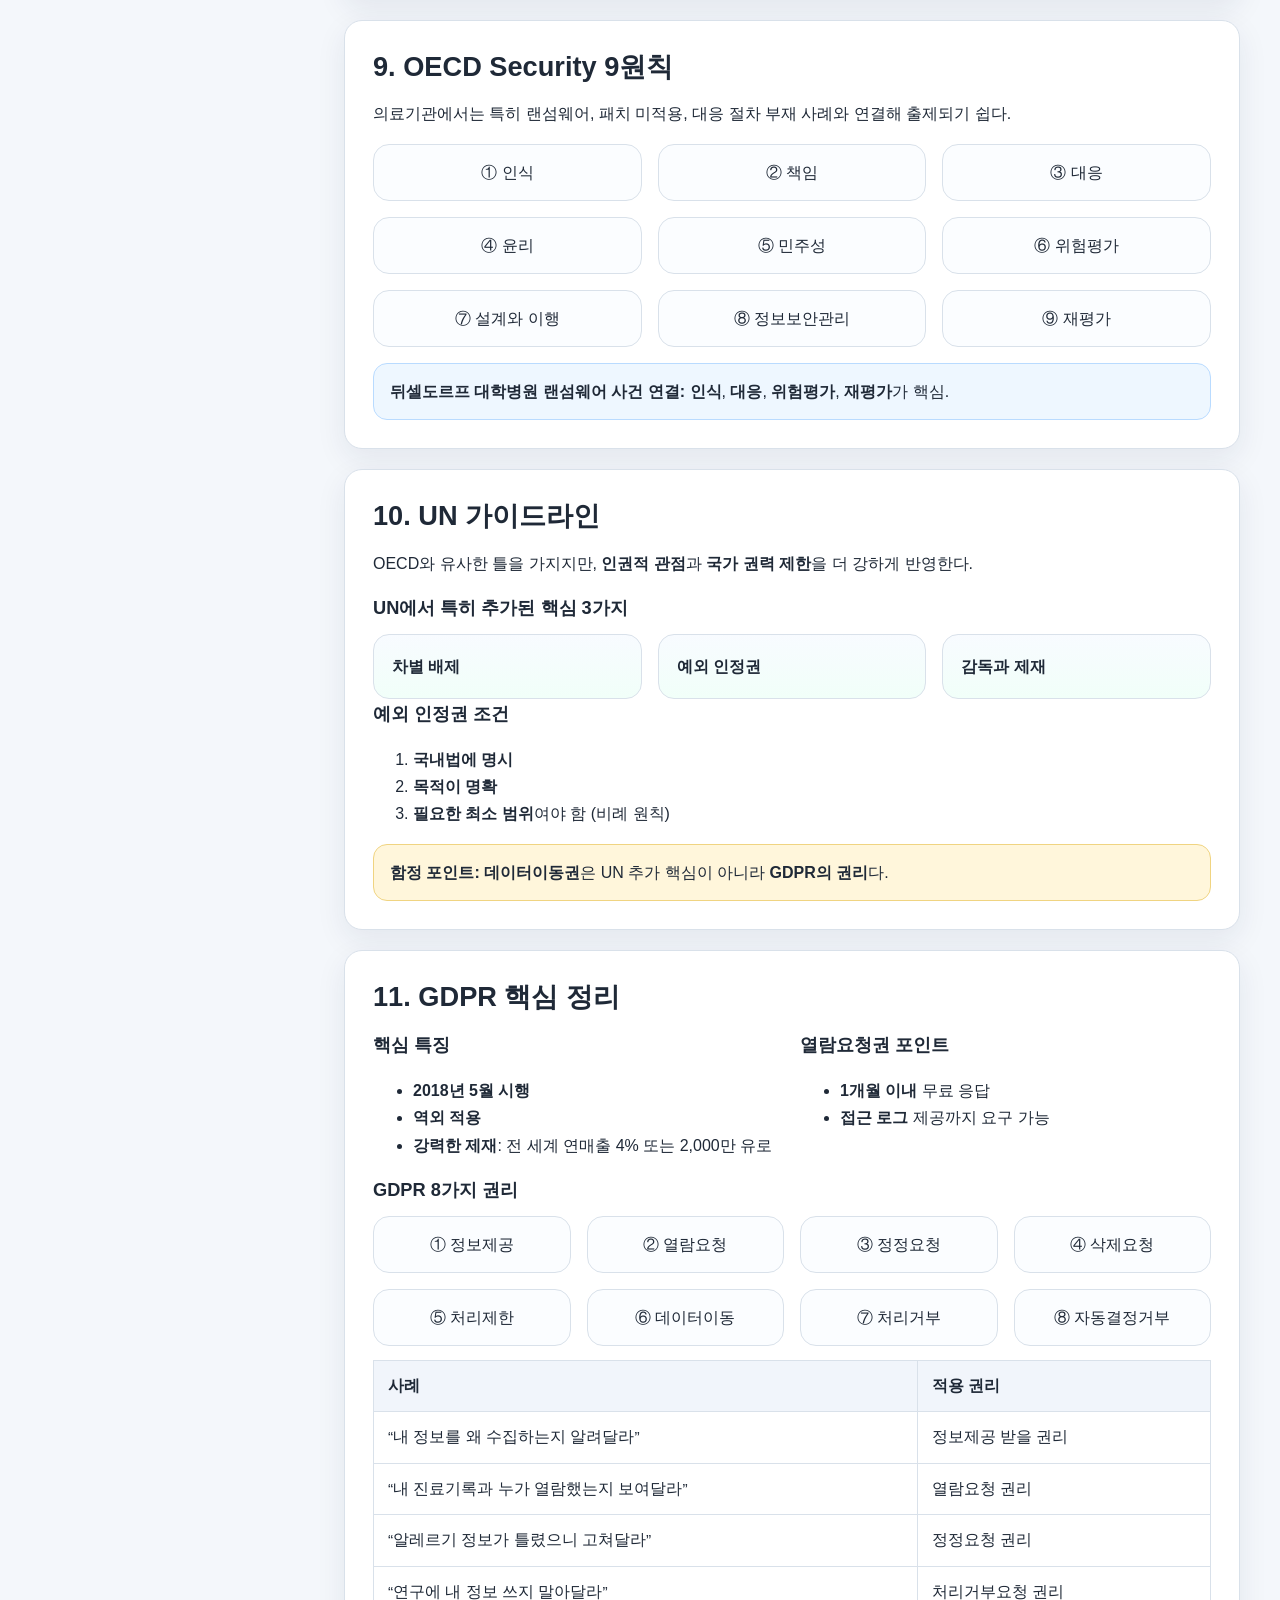
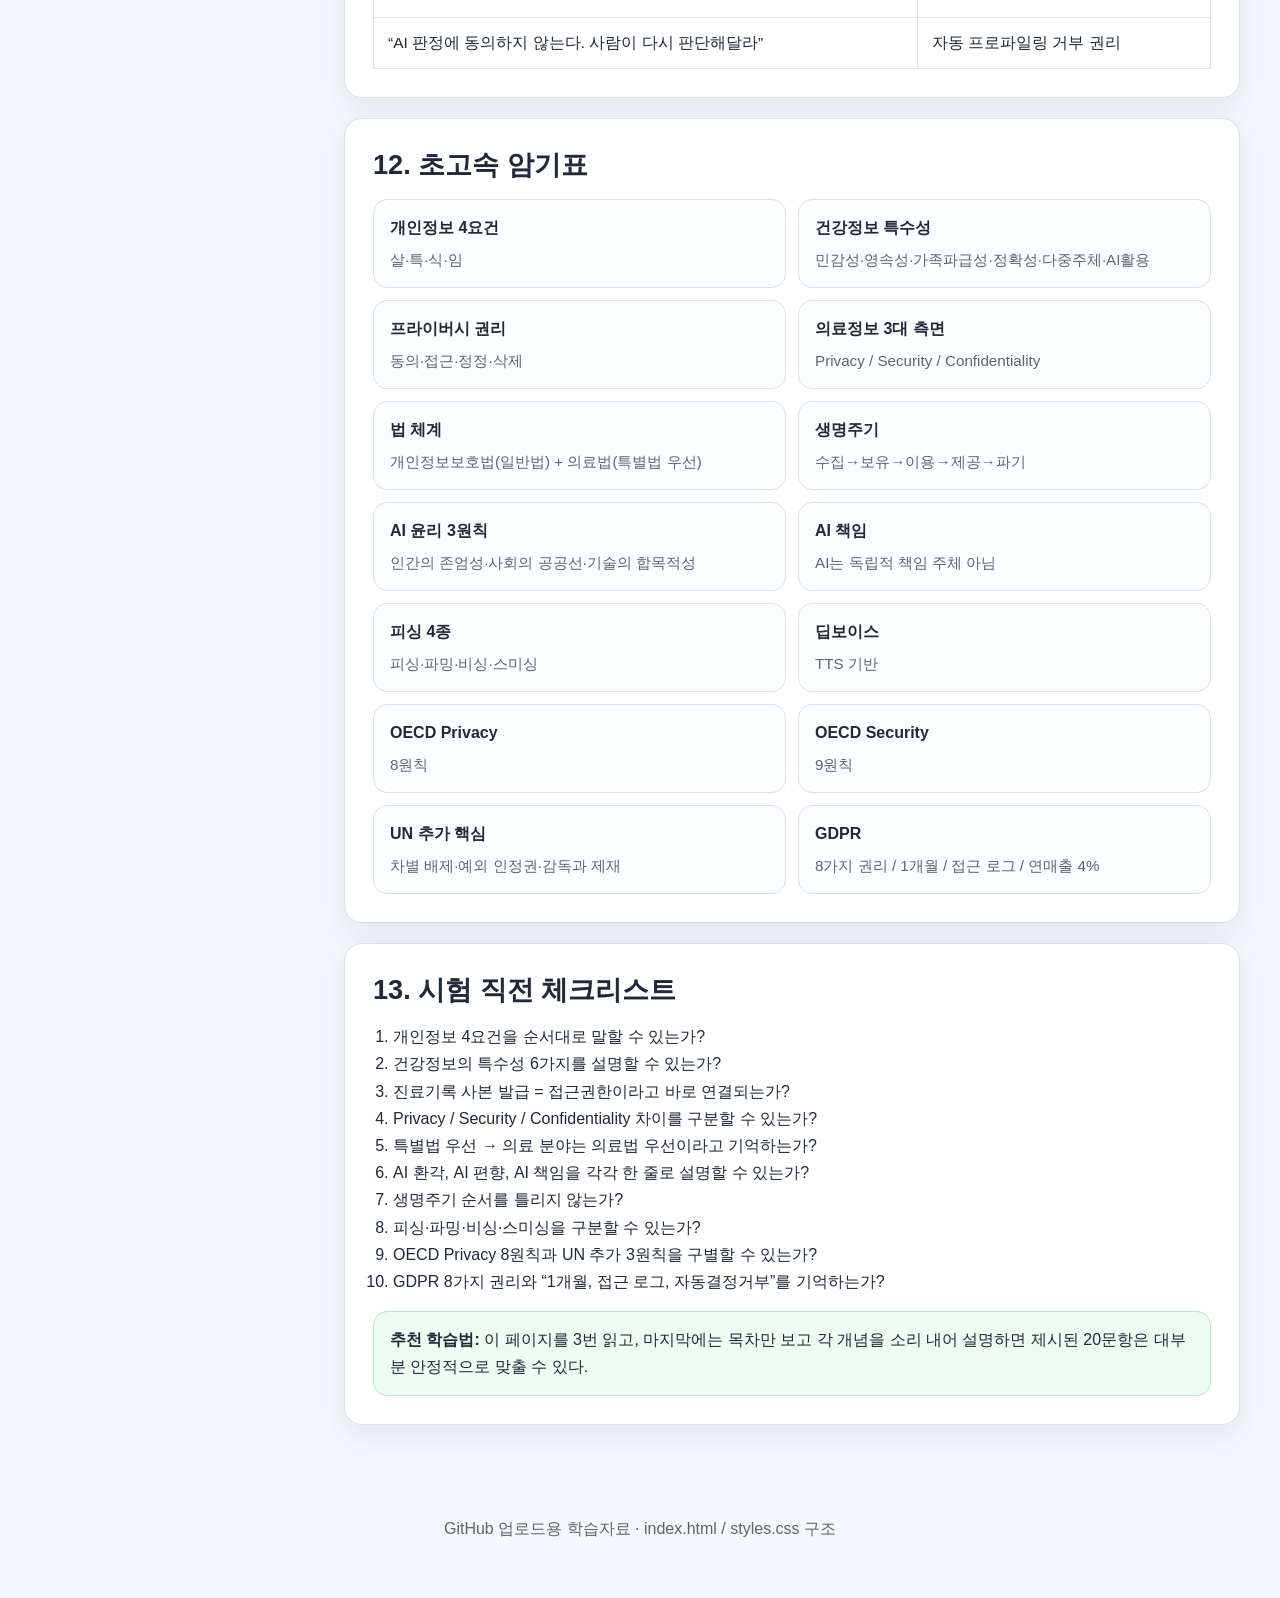
<file: 2,3,4weeks_summary/index.html>
<!DOCTYPE html>
<html lang="ko">
<head>
  <meta charset="UTF-8" />
  <meta name="viewport" content="width=device-width, initial-scale=1.0" />
  <title>보건의료정보관리사 국가고시 핵심요약 | 개인정보·건강정보·AI 윤리·국제규범</title>
  <meta name="description" content="보건의료정보관리사 국가고시 대비 핵심요약. 개인정보와 건강정보, AI 및 정보윤리, OECD·UN·GDPR 국제규범을 한 번에 정리한 GitHub 업로드용 HTML 자료." />
  <link rel="stylesheet" href="styles.css" />
</head>
<body>
  <header class="hero">
    <div class="wrap">
      <p class="eyebrow">보건의료정보관리사 국가고시 대비</p>
      <h1>90% 이상 득점을 목표로 한<br />핵심 암기 요약</h1>
      <p class="hero-desc">
        범위: <strong>개인정보·건강정보의 개념</strong>, <strong>AI 및 정보 관련 윤리</strong>, <strong>국제적 규범 및 체제</strong><br />
        전략: <strong>정의 → 비교 → 숫자 암기 → 사례 적용</strong>
      </p>
      <div class="hero-badges">
        <span>개념 정리</span>
        <span>빈출 숫자 암기</span>
        <span>국시형 포인트</span>
        <span>사례형 대응</span>
      </div>
    </div>
  </header>

  <main class="wrap main-layout">
    <aside class="toc">
      <h2>목차</h2>
      <nav>
        <a href="#s1">1. 개인정보 기본 개념</a>
        <a href="#s2">2. 건강정보 핵심 정리</a>
        <a href="#s3">3. 프라이버시와 환자 권리</a>
        <a href="#s4">4. 법 체계와 정보주체 권리</a>
        <a href="#s5">5. AI 윤리·편향·책임</a>
        <a href="#s6">6. 개인정보 생명주기</a>
        <a href="#s7">7. AI 역기능</a>
        <a href="#s8">8. OECD Privacy 8원칙</a>
        <a href="#s9">9. OECD Security 9원칙</a>
        <a href="#s10">10. UN 가이드라인</a>
        <a href="#s11">11. GDPR 핵심 정리</a>
        <a href="#s12">12. 초고속 암기표</a>
        <a href="#s13">13. 시험 직전 체크</a>
      </nav>
    </aside>

    <div class="content">
      <section class="card intro-card">
        <h2>이 자료 보는 법</h2>
        <ul class="check-list">
          <li><strong>숫자</strong>는 그대로 외운다: 4요건, 3대 측면, 7대 원칙, 8원칙, 9원칙, 8가지 권리.</li>
          <li><strong>유사 개념</strong>은 비교로 외운다: Privacy vs Security vs Confidentiality / 가명처리 vs 익명처리 / OECD vs UN vs GDPR.</li>
          <li><strong>사례형</strong>은 “이 권리/원칙이 무엇인지”로 연결한다.</li>
          <li><strong>시험 포인트</strong>는 굵게 표시했다.</li>
        </ul>
      </section>

      <section id="s1" class="card">
        <h2>1. 개인정보 기본 개념</h2>
        <div class="grid two">
          <div>
            <h3>개인정보의 정의</h3>
            <p>
              <strong>살아있는 개인에 관한 정보</strong>로서, 성명·주민등록번호·영상 등으로 개인을 알아볼 수 있는 정보,
              또는 다른 정보와 <strong>쉽게 결합하여</strong> 특정 개인을 알아볼 수 있는 정보.
            </p>
          </div>
          <div class="memory-box">
            <h3>4대 핵심 요건 암기</h3>
            <ol>
              <li><strong>살</strong>아있는 개인</li>
              <li><strong>특</strong>정개인 관련성</li>
              <li><strong>식</strong>별 가능성</li>
              <li><strong>임</strong>의성</li>
            </ol>
            <p class="mnemonic">암기어: <strong>살·특·식·임</strong></p>
          </div>
        </div>

        <table>
          <thead>
            <tr>
              <th>요건</th>
              <th>의미</th>
              <th>국시형 포인트</th>
            </tr>
          </thead>
          <tbody>
            <tr>
              <td>살아있는 개인</td>
              <td>생존 자연인에 관한 정보</td>
              <td>사망자는 원칙적으로 개인정보보호법 대상 제외, 단 의료법상 기록 보호는 가능</td>
            </tr>
            <tr>
              <td>특정개인 관련성</td>
              <td>특정 개인과 연결되는 정보</td>
              <td>순수 통계자료는 개인과 연결되지 않으면 제외</td>
            </tr>
            <tr>
              <td>식별 가능성</td>
              <td>직접 또는 결합으로 개인 식별 가능</td>
              <td>이름이 없어도 병실번호+수술일자 등 결합하면 개인정보 가능</td>
            </tr>
            <tr>
              <td>정보의 임의성</td>
              <td>형태 제한 없음</td>
              <td>전자문서, 종이, 영상, 음성, 생체정보 모두 포함</td>
            </tr>
          </tbody>
        </table>

        <div class="alert">
          <strong>함정 포인트:</strong> 개인정보의 4가지 요건에 <strong>공익성</strong>은 포함되지 않는다.
        </div>
      </section>

      <section id="s2" class="card">
        <h2>2. 건강정보 핵심 정리</h2>
        <p>
          <strong>건강정보는 개인정보의 특수한 민감정보</strong>이다. 즉, 모든 건강정보는 개인정보 요건을 충족하며,
          일반 개인정보보다 더 강한 보호가 요구된다.
        </p>

        <div class="grid three">
          <div class="mini-card">
            <h3>기본정보</h3>
            <p>성명, 연령, 생년월일, 주소, 연락처</p>
          </div>
          <div class="mini-card">
            <h3>진료기록정보</h3>
            <p>진단명, 처방, 수술기록, 검사결과, 투약이력</p>
          </div>
          <div class="mini-card">
            <h3>보험·복지정보</h3>
            <p>건강보험, 장애 관련 정보, 복지 연계 정보</p>
          </div>
        </div>

        <h3>건강정보의 특수성 6가지</h3>
        <div class="grid three">
          <div class="mini-card emphasis"><strong>극도의 민감성</strong><p>노출 시 사회적·경제적 불이익 발생</p></div>
          <div class="mini-card emphasis"><strong>영속성</strong><p>질병 이력·유전정보는 시간이 지나도 의미 유지</p></div>
          <div class="mini-card emphasis"><strong>가족 파급성</strong><p>유전체 정보는 가족에게도 영향</p></div>
          <div class="mini-card emphasis"><strong>진단 정확성 요구</strong><p>오류는 의료사고와 직결</p></div>
          <div class="mini-card emphasis"><strong>다중 주체 관여</strong><p>환자·의사·간호사·병원·보험사·공공기관 관여</p></div>
          <div class="mini-card emphasis"><strong>AI 활용 확대</strong><p>보호와 활용의 균형이 중요</p></div>
        </div>

        <div class="alert">
          <strong>빈출 오답:</strong> “시간이 지나면 질병 이력은 보호 필요성이 거의 없어진다”는 틀린 설명이다.
          건강정보는 <strong>영속성</strong>이 핵심이다.
        </div>
      </section>

      <section id="s3" class="card">
        <h2>3. 프라이버시와 환자 권리</h2>
        <p>
          프라이버시란 <strong>자신의 정보를 스스로 통제할 수 있는 권리</strong>이다.
        </p>

        <div class="grid four">
          <div class="mini-card"><strong>동의권</strong><p>수집·이용·제공에 사전 동의 또는 거부</p></div>
          <div class="mini-card"><strong>접근권한</strong><p>열람권·사본교부권</p></div>
          <div class="mini-card"><strong>정정청구권</strong><p>오류 수정 요구</p></div>
          <div class="mini-card"><strong>삭제청구권</strong><p>보유 목적 소멸 시 삭제 요구</p></div>
        </div>

        <h3>프라이버시 3대 차원</h3>
        <table>
          <thead>
            <tr>
              <th>구분</th>
              <th>의미</th>
              <th>의료 맥락</th>
            </tr>
          </thead>
          <tbody>
            <tr>
              <td>정보 프라이버시</td>
              <td>정보 수집·처리·공유 통제</td>
              <td>의료정보보호에서 가장 중요</td>
            </tr>
            <tr>
              <td>신체 프라이버시</td>
              <td>신체 검사·처치에 대한 자기결정</td>
              <td>동의의 법적 근거</td>
            </tr>
            <tr>
              <td>공간적 프라이버시</td>
              <td>진료실·병실의 사생활 보호</td>
              <td>CCTV, 관찰 제한</td>
            </tr>
          </tbody>
        </table>

        <div class="tip-box">
          <strong>국시 연결:</strong> “진료기록 사본 발급”은 <strong>접근권한(열람권·사본교부권)</strong>에 해당한다.
        </div>
      </section>

      <section id="s4" class="card">
        <h2>4. 법 체계와 정보주체 권리</h2>
        <div class="grid two">
          <div>
            <h3>법 체계</h3>
            <ul>
              <li><strong>개인정보 보호법</strong>: 일반법</li>
              <li><strong>의료법</strong>: 의료정보 관련 특별법</li>
              <li><strong>보건의료기본법</strong>: 자기결정권, 알 권리, 비밀보호</li>
            </ul>
            <p><strong>원칙:</strong> 특별법 우선 → 의료 분야는 <strong>의료법 우선</strong></p>
          </div>
          <div>
            <h3>개인정보 처리의 7대 원칙</h3>
            <ol>
              <li>목적 명확성</li>
              <li>목적 제한성</li>
              <li>최소 수집</li>
              <li>정확성</li>
              <li>안전성</li>
              <li>공개성</li>
              <li>자기결정권 존중</li>
            </ol>
          </div>
        </div>

        <h3>환자의 실무상 핵심 권리</h3>
        <table>
          <thead>
            <tr>
              <th>권리</th>
              <th>실무 포인트</th>
            </tr>
          </thead>
          <tbody>
            <tr>
              <td>열람권</td>
              <td>환자 요청 시 <strong>30일 이내</strong> 열람 허용</td>
            </tr>
            <tr>
              <td>사본교부권</td>
              <td>정당한 사유 없이 거부 불가, 비용 청구 가능</td>
            </tr>
            <tr>
              <td>수정 요청권</td>
              <td><strong>30일 이내</strong> 처리, 거부 시 사유 통보</td>
            </tr>
            <tr>
              <td>제3자 제공 내역 열람권</td>
              <td><strong>3년간</strong> 제공 내역 보관 및 열람 허용</td>
            </tr>
            <tr>
              <td>동의 철회권</td>
              <td>철회 즉시 처리 중단 및 파기 원칙</td>
            </tr>
          </tbody>
        </table>
      </section>

      <section id="s5" class="card">
        <h2>5. AI 윤리·편향·책임</h2>
        <div class="grid two">
          <div>
            <h3>AI 환각</h3>
            <p>
              <strong>사실이 아닌 내용을 사실처럼 자신 있게 생성</strong>하는 현상.
              의료 분야에서는 잘못된 진단·처방 정보로 이어질 수 있어 위험하다.
            </p>
          </div>
          <div>
            <h3>AI 윤리기준 3대 기본원칙</h3>
            <ol>
              <li>인간의 존엄성</li>
              <li>사회의 공공선</li>
              <li>기술의 합목적성</li>
            </ol>
          </div>
        </div>

        <h3>AI 편향 원인 8가지</h3>
        <div class="grid four compact">
          <div class="mini-card">알고리즘 편향</div>
          <div class="mini-card">인지 편향</div>
          <div class="mini-card">확증 편향</div>
          <div class="mini-card">제외 편향</div>
          <div class="mini-card">측정 편향</div>
          <div class="mini-card">집단 동질성 편향</div>
          <div class="mini-card">편견 편향</div>
          <div class="mini-card">고정관념 편향</div>
        </div>

        <div class="tip-box">
          <strong>자주 나오는 적용:</strong> 졸업생만 넣고 중도탈락자를 빼면 <strong>측정 편향</strong>으로 본다.
        </div>

        <h3>AI 법적 책임</h3>
        <p>
          <strong>AI는 권리능력이 없으므로 현행법상 독립적인 민·형사상 책임 주체가 아니다.</strong>
          따라서 의료 AI 사고의 책임은 의료기관, 의료인, 개발자·기업에게 나뉠 수 있다.
        </p>
      </section>

      <section id="s6" class="card">
        <h2>6. 개인정보 생명주기</h2>
        <div class="lifecycle">
          <span>수집</span>
          <span>보유</span>
          <span>이용</span>
          <span>제공</span>
          <span>파기</span>
        </div>
        <p class="center-note"><strong>정답 암기:</strong> 수집 → 보유 → 이용 → 제공 → 파기</p>

        <table>
          <thead>
            <tr>
              <th>단계</th>
              <th>핵심 위험</th>
              <th>대응 포인트</th>
            </tr>
          </thead>
          <tbody>
            <tr>
              <td>수집</td>
              <td>직접 입력하지 않은 파생·결합 정보까지 수집 가능</td>
              <td>동의 명확화, 최소 수집</td>
            </tr>
            <tr>
              <td>보유</td>
              <td>대규모·복잡한 저장환경</td>
              <td>암호화, 강력한 접근통제</td>
            </tr>
            <tr>
              <td>이용</td>
              <td>민감정보 재식별, 목적 외 이용</td>
              <td>비식별화, 재식별 방지</td>
            </tr>
            <tr>
              <td>제공</td>
              <td>타 플랫폼·타사와 연계 확대</td>
              <td>제공 동의 명확화</td>
            </tr>
            <tr>
              <td>파기</td>
              <td>연쇄된 데이터까지 완전 삭제 어려움</td>
              <td>설계 단계부터 파기 고려</td>
            </tr>
          </tbody>
        </table>

        <h3>Privacy by Design 핵심 3개만 확실히</h3>
        <div class="grid three">
          <div class="mini-card emphasis"><strong>① 사전 예방</strong></div>
          <div class="mini-card emphasis"><strong>② 기본 설정값</strong></div>
          <div class="mini-card emphasis"><strong>⑦ 사용자 중심</strong></div>
        </div>
      </section>

      <section id="s7" class="card">
        <h2>7. AI 역기능</h2>
        <div class="grid four">
          <div class="mini-card"><strong>딥페이크</strong><p>얼굴·신체 합성</p></div>
          <div class="mini-card"><strong>딥보이스</strong><p>음성 변조·복제</p></div>
          <div class="mini-card"><strong>AI 피싱</strong><p>피싱·파밍·비싱·스미싱</p></div>
          <div class="mini-card"><strong>AI 스캠</strong><p>광고·로맨스 스캠</p></div>
        </div>

        <h3>피싱 4종 구분</h3>
        <table>
          <thead>
            <tr>
              <th>유형</th>
              <th>설명</th>
            </tr>
          </thead>
          <tbody>
            <tr>
              <td>피싱</td>
              <td>위장된 도메인·링크 접속 유도로 개인정보 탈취</td>
            </tr>
            <tr>
              <td>파밍</td>
              <td>DNS 탈취로 정상 사이트처럼 보이게 함</td>
            </tr>
            <tr>
              <td>비싱</td>
              <td>인터넷전화 음성으로 금융정보 입력 유도</td>
            </tr>
            <tr>
              <td>스미싱</td>
              <td>문자메시지 악성 URL로 스마트폰 통제</td>
            </tr>
          </tbody>
        </table>

        <div class="tip-box">
          <strong>딥보이스 기반 기술:</strong> <strong>TTS(Text to Speech)</strong>
        </div>
      </section>

      <section id="s8" class="card">
        <h2>8. OECD Privacy 8원칙</h2>
        <div class="grid two">
          <ol class="number-list">
            <li><strong>수집제한</strong></li>
            <li><strong>데이터 정확성</strong></li>
            <li><strong>목적 특성화</strong></li>
            <li><strong>이용제한</strong></li>
          </ol>
          <ol class="number-list" start="5">
            <li><strong>비밀보호</strong></li>
            <li><strong>공개</strong></li>
            <li><strong>개인참여</strong></li>
            <li><strong>책임</strong></li>
          </ol>
        </div>

        <table>
          <thead>
            <tr>
              <th>원칙</th>
              <th>핵심 뜻</th>
            </tr>
          </thead>
          <tbody>
            <tr><td>수집제한</td><td>적법·공정한 방법, 최소 수집</td></tr>
            <tr><td>데이터 정확성</td><td>정확·완전·최신성 유지</td></tr>
            <tr><td>목적 특성화</td><td>수집 당시 목적 특정, 그 목적에만 사용</td></tr>
            <tr><td>이용제한</td><td>동의·법률 근거 없이 목적 외 이용 금지</td></tr>
            <tr><td>비밀보호</td><td>불법 공개·수정·손실 방지</td></tr>
            <tr><td>공개</td><td>정책·운영에 관한 일반적 공개정책</td></tr>
            <tr><td>개인참여</td><td>확인·이의·삭제·수정·보완 권리</td></tr>
            <tr><td>책임</td><td>원칙 실현 조치에 대한 관리자 책임</td></tr>
          </tbody>
        </table>

        <div class="alert">
          <strong>자주 헷갈림:</strong> “수집 후 자유로운 목적 변경 허용”은 틀림. <strong>목적 특성화</strong>와 <strong>이용제한</strong>에 위배된다.
        </div>
      </section>

      <section id="s9" class="card">
        <h2>9. OECD Security 9원칙</h2>
        <p>의료기관에서는 특히 랜섬웨어, 패치 미적용, 대응 절차 부재 사례와 연결해 출제되기 쉽다.</p>

        <div class="grid three compact">
          <div class="mini-card">① 인식</div>
          <div class="mini-card">② 책임</div>
          <div class="mini-card">③ 대응</div>
          <div class="mini-card">④ 윤리</div>
          <div class="mini-card">⑤ 민주성</div>
          <div class="mini-card">⑥ 위험평가</div>
          <div class="mini-card">⑦ 설계와 이행</div>
          <div class="mini-card">⑧ 정보보안관리</div>
          <div class="mini-card">⑨ 재평가</div>
        </div>

        <div class="tip-box">
          <strong>뒤셀도르프 대학병원 랜섬웨어 사건 연결:</strong>
          <strong>인식</strong>, <strong>대응</strong>, <strong>위험평가</strong>, <strong>재평가</strong>가 핵심.
        </div>
      </section>

      <section id="s10" class="card">
        <h2>10. UN 가이드라인</h2>
        <p>
          OECD와 유사한 틀을 가지지만, <strong>인권적 관점</strong>과 <strong>국가 권력 제한</strong>을 더 강하게 반영한다.
        </p>

        <h3>UN에서 특히 추가된 핵심 3가지</h3>
        <div class="grid three">
          <div class="mini-card emphasis"><strong>차별 배제</strong></div>
          <div class="mini-card emphasis"><strong>예외 인정권</strong></div>
          <div class="mini-card emphasis"><strong>감독과 제재</strong></div>
        </div>

        <h3>예외 인정권 조건</h3>
        <ol>
          <li><strong>국내법에 명시</strong></li>
          <li><strong>목적이 명확</strong></li>
          <li><strong>필요한 최소 범위</strong>여야 함 (비례 원칙)</li>
        </ol>

        <div class="alert">
          <strong>함정 포인트:</strong> <strong>데이터이동권</strong>은 UN 추가 핵심이 아니라 <strong>GDPR의 권리</strong>다.
        </div>
      </section>

      <section id="s11" class="card">
        <h2>11. GDPR 핵심 정리</h2>
        <div class="grid two">
          <div>
            <h3>핵심 특징</h3>
            <ul>
              <li><strong>2018년 5월 시행</strong></li>
              <li><strong>역외 적용</strong></li>
              <li><strong>강력한 제재</strong>: 전 세계 연매출 4% 또는 2,000만 유로</li>
            </ul>
          </div>
          <div>
            <h3>열람요청권 포인트</h3>
            <ul>
              <li><strong>1개월 이내</strong> 무료 응답</li>
              <li><strong>접근 로그</strong> 제공까지 요구 가능</li>
            </ul>
          </div>
        </div>

        <h3>GDPR 8가지 권리</h3>
        <div class="grid four compact">
          <div class="mini-card">① 정보제공</div>
          <div class="mini-card">② 열람요청</div>
          <div class="mini-card">③ 정정요청</div>
          <div class="mini-card">④ 삭제요청</div>
          <div class="mini-card">⑤ 처리제한</div>
          <div class="mini-card">⑥ 데이터이동</div>
          <div class="mini-card">⑦ 처리거부</div>
          <div class="mini-card">⑧ 자동결정거부</div>
        </div>

        <table>
          <thead>
            <tr>
              <th>사례</th>
              <th>적용 권리</th>
            </tr>
          </thead>
          <tbody>
            <tr>
              <td>“내 정보를 왜 수집하는지 알려달라”</td>
              <td>정보제공 받을 권리</td>
            </tr>
            <tr>
              <td>“내 진료기록과 누가 열람했는지 보여달라”</td>
              <td>열람요청 권리</td>
            </tr>
            <tr>
              <td>“알레르기 정보가 틀렸으니 고쳐달라”</td>
              <td>정정요청 권리</td>
            </tr>
            <tr>
              <td>“연구에 내 정보 쓰지 말아달라”</td>
              <td>처리거부요청 권리</td>
            </tr>
            <tr>
              <td>“AI 판정에 동의하지 않는다. 사람이 다시 판단해달라”</td>
              <td>자동 프로파일링 거부 권리</td>
            </tr>
          </tbody>
        </table>
      </section>

      <section id="s12" class="card rapid-review">
        <h2>12. 초고속 암기표</h2>
        <div class="rapid-grid">
          <div><strong>개인정보 4요건</strong><span>살·특·식·임</span></div>
          <div><strong>건강정보 특수성</strong><span>민감성·영속성·가족파급성·정확성·다중주체·AI활용</span></div>
          <div><strong>프라이버시 권리</strong><span>동의·접근·정정·삭제</span></div>
          <div><strong>의료정보 3대 측면</strong><span>Privacy / Security / Confidentiality</span></div>
          <div><strong>법 체계</strong><span>개인정보보호법(일반법) + 의료법(특별법 우선)</span></div>
          <div><strong>생명주기</strong><span>수집→보유→이용→제공→파기</span></div>
          <div><strong>AI 윤리 3원칙</strong><span>인간의 존엄성·사회의 공공선·기술의 합목적성</span></div>
          <div><strong>AI 책임</strong><span>AI는 독립적 책임 주체 아님</span></div>
          <div><strong>피싱 4종</strong><span>피싱·파밍·비싱·스미싱</span></div>
          <div><strong>딥보이스</strong><span>TTS 기반</span></div>
          <div><strong>OECD Privacy</strong><span>8원칙</span></div>
          <div><strong>OECD Security</strong><span>9원칙</span></div>
          <div><strong>UN 추가 핵심</strong><span>차별 배제·예외 인정권·감독과 제재</span></div>
          <div><strong>GDPR</strong><span>8가지 권리 / 1개월 / 접근 로그 / 연매출 4%</span></div>
        </div>
      </section>

      <section id="s13" class="card">
        <h2>13. 시험 직전 체크리스트</h2>
        <ol class="final-list">
          <li>개인정보 4요건을 순서대로 말할 수 있는가?</li>
          <li>건강정보의 특수성 6가지를 설명할 수 있는가?</li>
          <li>진료기록 사본 발급 = 접근권한이라고 바로 연결되는가?</li>
          <li>Privacy / Security / Confidentiality 차이를 구분할 수 있는가?</li>
          <li>특별법 우선 → 의료 분야는 의료법 우선이라고 기억하는가?</li>
          <li>AI 환각, AI 편향, AI 책임을 각각 한 줄로 설명할 수 있는가?</li>
          <li>생명주기 순서를 틀리지 않는가?</li>
          <li>피싱·파밍·비싱·스미싱을 구분할 수 있는가?</li>
          <li>OECD Privacy 8원칙과 UN 추가 3원칙을 구별할 수 있는가?</li>
          <li>GDPR 8가지 권리와 “1개월, 접근 로그, 자동결정거부”를 기억하는가?</li>
        </ol>

        <div class="success-box">
          <strong>추천 학습법:</strong> 이 페이지를 3번 읽고, 마지막에는 목차만 보고 각 개념을 소리 내어 설명하면
          제시된 20문항은 대부분 안정적으로 맞출 수 있다.
        </div>
      </section>
    </div>
  </main>

  <footer class="footer">
    <div class="wrap">
      <p>GitHub 업로드용 학습자료 · index.html / styles.css 구조</p>
    </div>
  </footer>
</body>
</html>
</file>
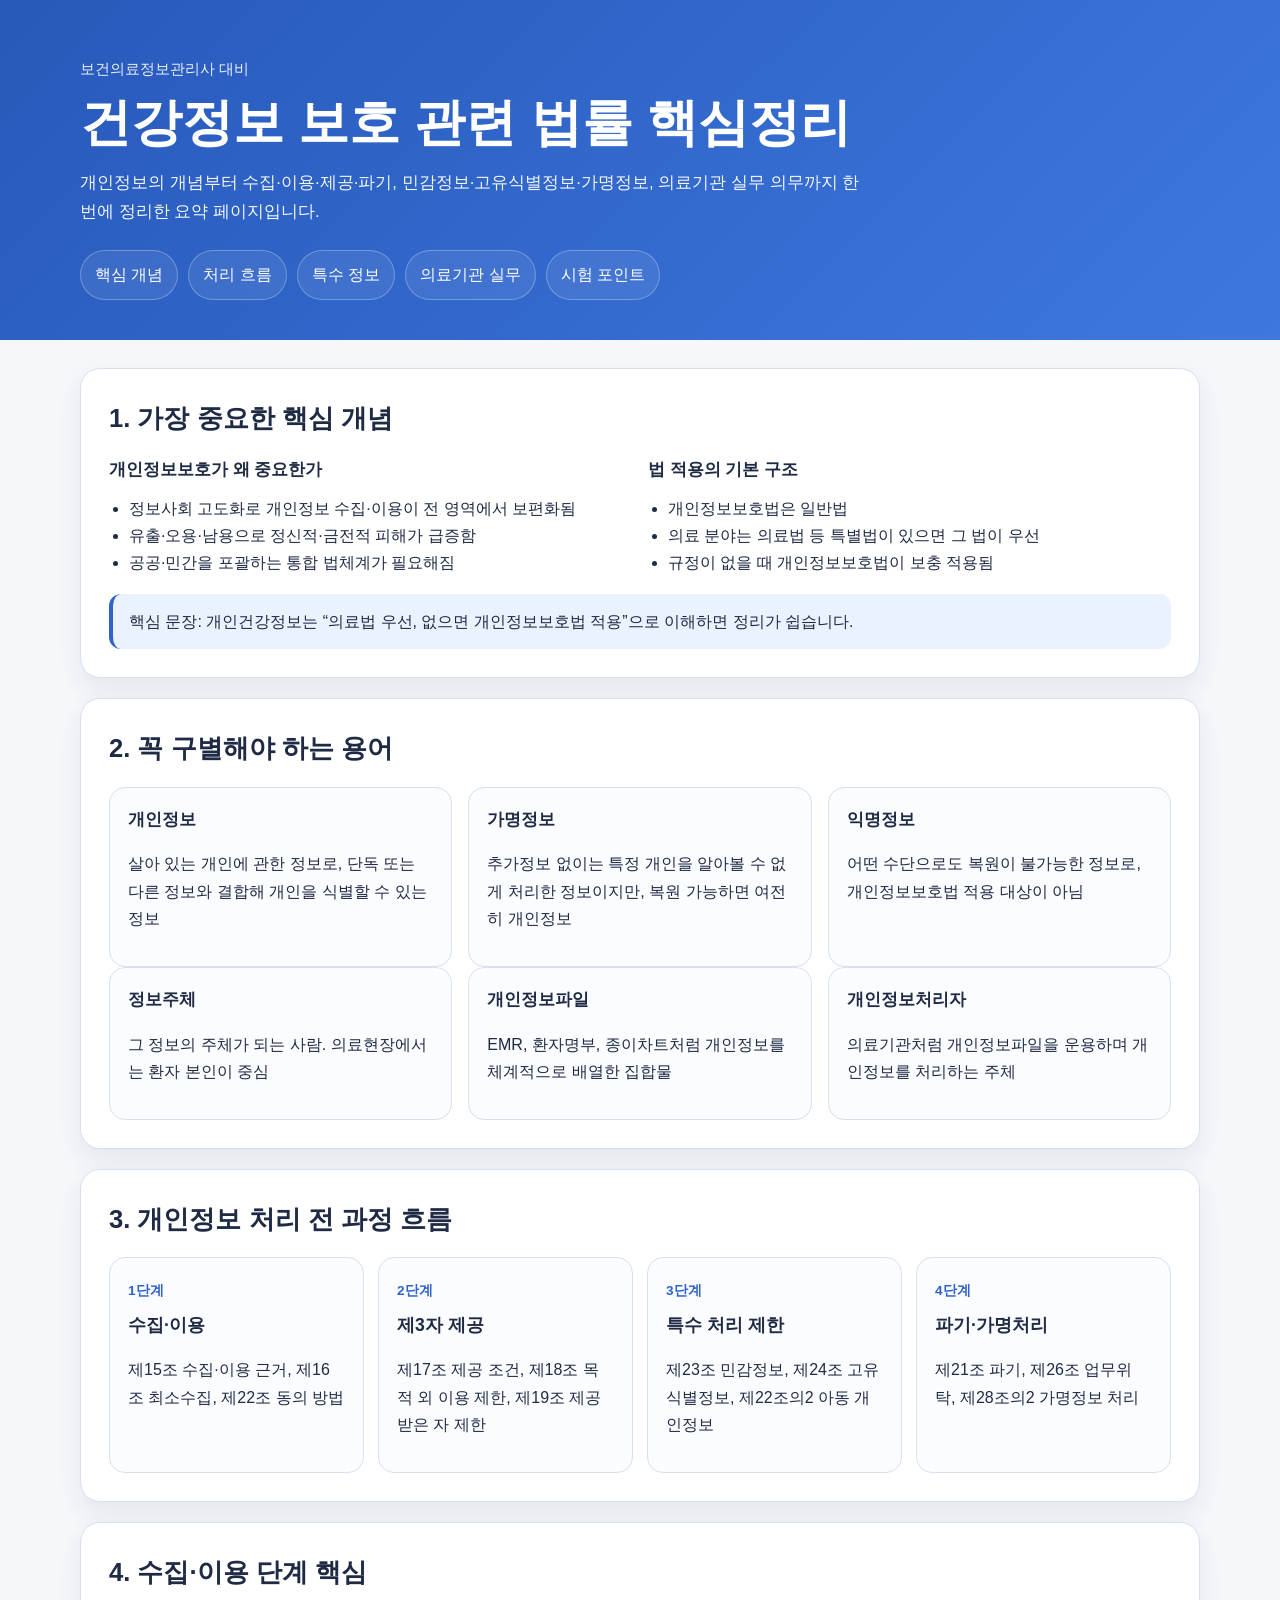
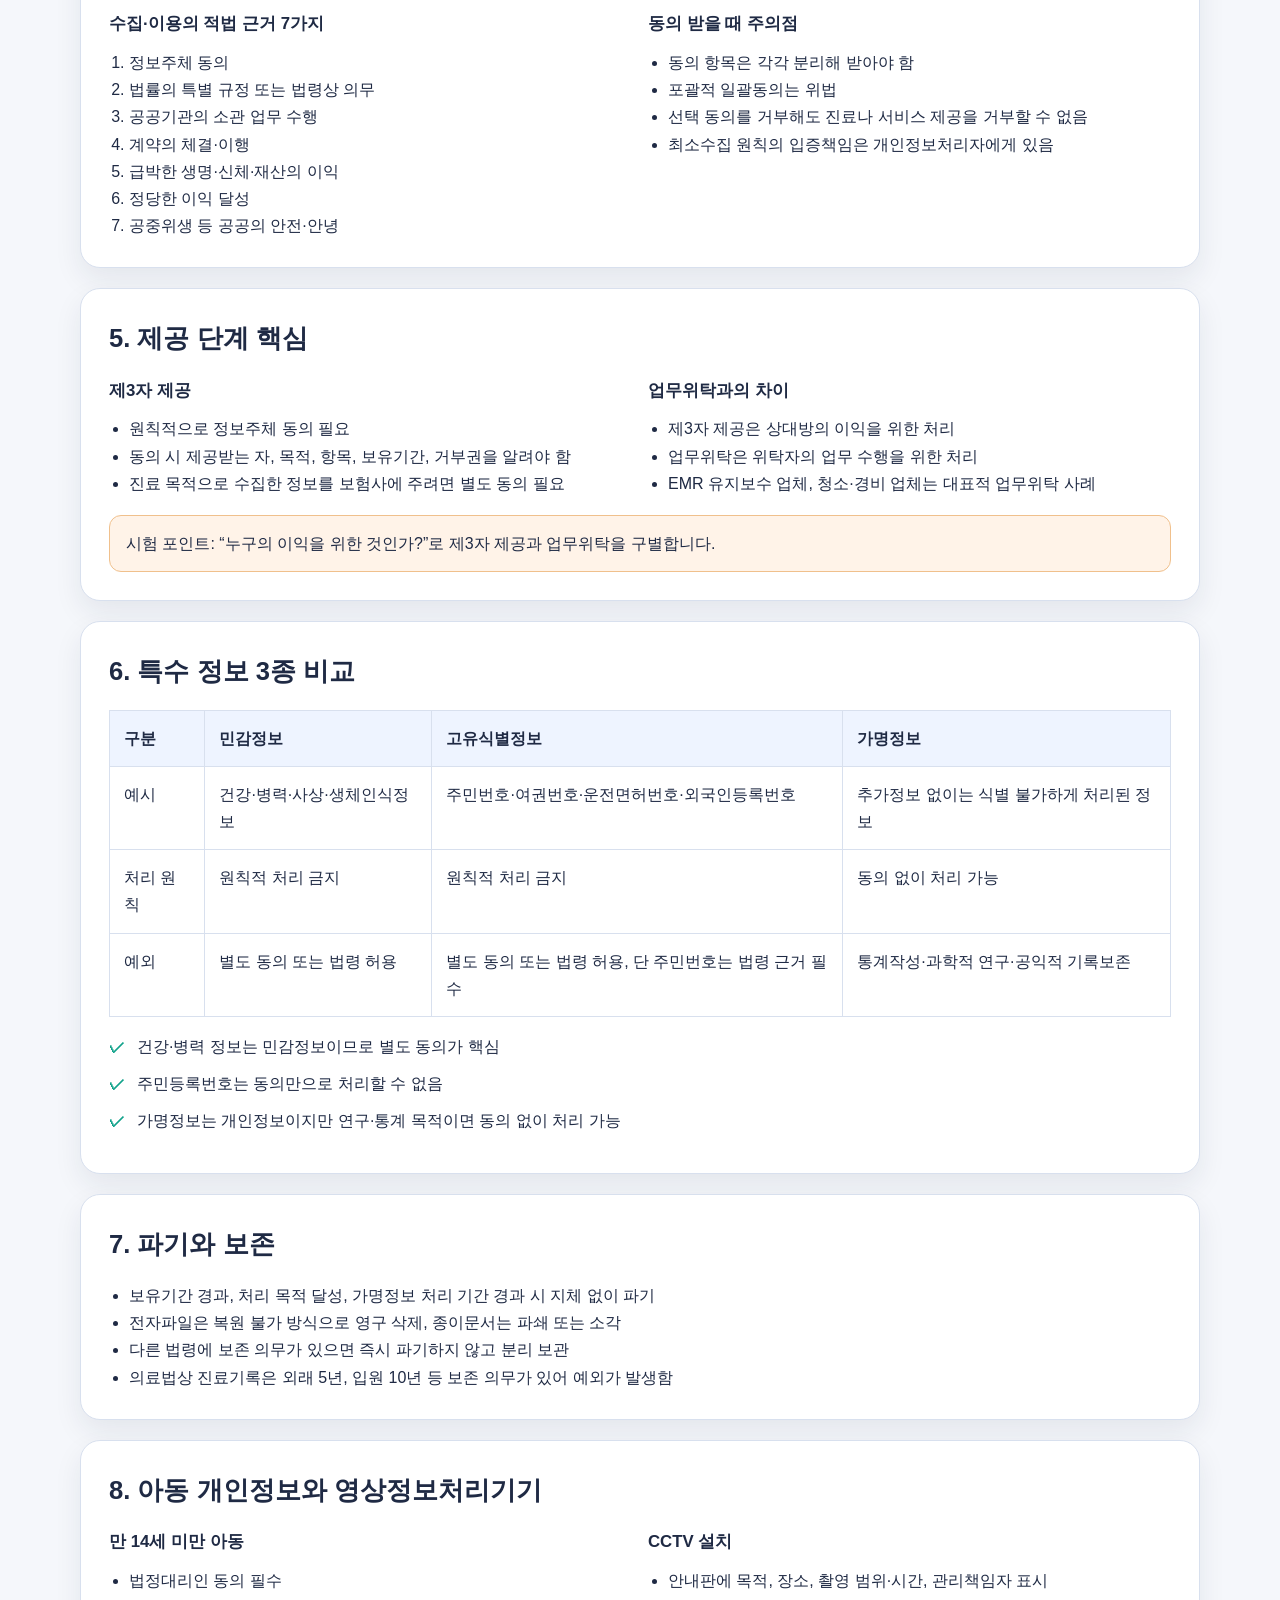
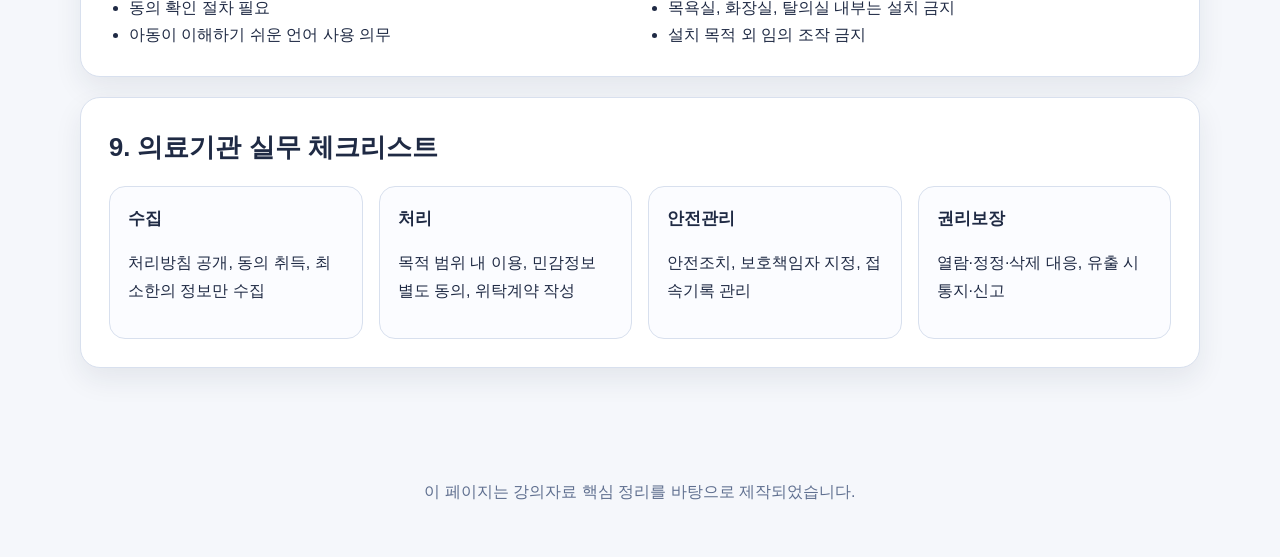
<file: 6weeks_summary/index.html>
<!DOCTYPE html>
<html lang="ko">
<head>
  <meta charset="UTF-8" />
  <meta name="viewport" content="width=device-width, initial-scale=1.0" />
  <title>건강정보 보호 관련 법률 핵심정리</title>
  <link rel="stylesheet" href="style.css" />
</head>
<body>
  <header class="hero">
    <div class="container">
      <p class="eyebrow">보건의료정보관리사 대비</p>
      <h1>건강정보 보호 관련 법률 핵심정리</h1>
      <p class="lead">
        개인정보의 개념부터 수집·이용·제공·파기, 민감정보·고유식별정보·가명정보,
        의료기관 실무 의무까지 한 번에 정리한 요약 페이지입니다.
      </p>
      <nav class="top-nav">
        <a href="#core">핵심 개념</a>
        <a href="#flow">처리 흐름</a>
        <a href="#special">특수 정보</a>
        <a href="#hospital">의료기관 실무</a>
        <a href="#exam">시험 포인트</a>
      </nav>
    </div>
  </header>

  <main class="container">
    <section class="card" id="core">
      <h2>1. 가장 중요한 핵심 개념</h2>
      <div class="grid two">
        <div>
          <h3>개인정보보호가 왜 중요한가</h3>
          <ul>
            <li>정보사회 고도화로 개인정보 수집·이용이 전 영역에서 보편화됨</li>
            <li>유출·오용·남용으로 정신적·금전적 피해가 급증함</li>
            <li>공공·민간을 포괄하는 통합 법체계가 필요해짐</li>
          </ul>
        </div>
        <div>
          <h3>법 적용의 기본 구조</h3>
          <ul>
            <li>개인정보보호법은 일반법</li>
            <li>의료 분야는 의료법 등 특별법이 있으면 그 법이 우선</li>
            <li>규정이 없을 때 개인정보보호법이 보충 적용됨</li>
          </ul>
        </div>
      </div>
      <div class="note">핵심 문장: 개인건강정보는 “의료법 우선, 없으면 개인정보보호법 적용”으로 이해하면 정리가 쉽습니다.</div>
    </section>

    <section class="card">
      <h2>2. 꼭 구별해야 하는 용어</h2>
      <div class="grid three">
        <div class="mini-card">
          <h3>개인정보</h3>
          <p>살아 있는 개인에 관한 정보로, 단독 또는 다른 정보와 결합해 개인을 식별할 수 있는 정보</p>
        </div>
        <div class="mini-card">
          <h3>가명정보</h3>
          <p>추가정보 없이는 특정 개인을 알아볼 수 없게 처리한 정보이지만, 복원 가능하면 여전히 개인정보</p>
        </div>
        <div class="mini-card">
          <h3>익명정보</h3>
          <p>어떤 수단으로도 복원이 불가능한 정보로, 개인정보보호법 적용 대상이 아님</p>
        </div>
      </div>
      <div class="grid three">
        <div class="mini-card">
          <h3>정보주체</h3>
          <p>그 정보의 주체가 되는 사람. 의료현장에서는 환자 본인이 중심</p>
        </div>
        <div class="mini-card">
          <h3>개인정보파일</h3>
          <p>EMR, 환자명부, 종이차트처럼 개인정보를 체계적으로 배열한 집합물</p>
        </div>
        <div class="mini-card">
          <h3>개인정보처리자</h3>
          <p>의료기관처럼 개인정보파일을 운용하며 개인정보를 처리하는 주체</p>
        </div>
      </div>
    </section>

    <section class="card" id="flow">
      <h2>3. 개인정보 처리 전 과정 흐름</h2>
      <div class="flow">
        <div class="flow-step">
          <span>1단계</span>
          <strong>수집·이용</strong>
          <p>제15조 수집·이용 근거, 제16조 최소수집, 제22조 동의 방법</p>
        </div>
        <div class="flow-step">
          <span>2단계</span>
          <strong>제3자 제공</strong>
          <p>제17조 제공 조건, 제18조 목적 외 이용 제한, 제19조 제공받은 자 제한</p>
        </div>
        <div class="flow-step">
          <span>3단계</span>
          <strong>특수 처리 제한</strong>
          <p>제23조 민감정보, 제24조 고유식별정보, 제22조의2 아동 개인정보</p>
        </div>
        <div class="flow-step">
          <span>4단계</span>
          <strong>파기·가명처리</strong>
          <p>제21조 파기, 제26조 업무위탁, 제28조의2 가명정보 처리</p>
        </div>
      </div>
    </section>

    <section class="card">
      <h2>4. 수집·이용 단계 핵심</h2>
      <div class="grid two">
        <div>
          <h3>수집·이용의 적법 근거 7가지</h3>
          <ol>
            <li>정보주체 동의</li>
            <li>법률의 특별 규정 또는 법령상 의무</li>
            <li>공공기관의 소관 업무 수행</li>
            <li>계약의 체결·이행</li>
            <li>급박한 생명·신체·재산의 이익</li>
            <li>정당한 이익 달성</li>
            <li>공중위생 등 공공의 안전·안녕</li>
          </ol>
        </div>
        <div>
          <h3>동의 받을 때 주의점</h3>
          <ul>
            <li>동의 항목은 각각 분리해 받아야 함</li>
            <li>포괄적 일괄동의는 위법</li>
            <li>선택 동의를 거부해도 진료나 서비스 제공을 거부할 수 없음</li>
            <li>최소수집 원칙의 입증책임은 개인정보처리자에게 있음</li>
          </ul>
        </div>
      </div>
    </section>

    <section class="card">
      <h2>5. 제공 단계 핵심</h2>
      <div class="grid two">
        <div>
          <h3>제3자 제공</h3>
          <ul>
            <li>원칙적으로 정보주체 동의 필요</li>
            <li>동의 시 제공받는 자, 목적, 항목, 보유기간, 거부권을 알려야 함</li>
            <li>진료 목적으로 수집한 정보를 보험사에 주려면 별도 동의 필요</li>
          </ul>
        </div>
        <div>
          <h3>업무위탁과의 차이</h3>
          <ul>
            <li>제3자 제공은 상대방의 이익을 위한 처리</li>
            <li>업무위탁은 위탁자의 업무 수행을 위한 처리</li>
            <li>EMR 유지보수 업체, 청소·경비 업체는 대표적 업무위탁 사례</li>
          </ul>
        </div>
      </div>
      <div class="alert">시험 포인트: “누구의 이익을 위한 것인가?”로 제3자 제공과 업무위탁을 구별합니다.</div>
    </section>

    <section class="card" id="special">
      <h2>6. 특수 정보 3종 비교</h2>
      <div class="table-wrap">
        <table>
          <thead>
            <tr>
              <th>구분</th>
              <th>민감정보</th>
              <th>고유식별정보</th>
              <th>가명정보</th>
            </tr>
          </thead>
          <tbody>
            <tr>
              <td>예시</td>
              <td>건강·병력·사상·생체인식정보</td>
              <td>주민번호·여권번호·운전면허번호·외국인등록번호</td>
              <td>추가정보 없이는 식별 불가하게 처리된 정보</td>
            </tr>
            <tr>
              <td>처리 원칙</td>
              <td>원칙적 처리 금지</td>
              <td>원칙적 처리 금지</td>
              <td>동의 없이 처리 가능</td>
            </tr>
            <tr>
              <td>예외</td>
              <td>별도 동의 또는 법령 허용</td>
              <td>별도 동의 또는 법령 허용, 단 주민번호는 법령 근거 필수</td>
              <td>통계작성·과학적 연구·공익적 기록보존</td>
            </tr>
          </tbody>
        </table>
      </div>
      <ul class="check-list">
        <li>건강·병력 정보는 민감정보이므로 별도 동의가 핵심</li>
        <li>주민등록번호는 동의만으로 처리할 수 없음</li>
        <li>가명정보는 개인정보이지만 연구·통계 목적이면 동의 없이 처리 가능</li>
      </ul>
    </section>

    <section class="card">
      <h2>7. 파기와 보존</h2>
      <ul>
        <li>보유기간 경과, 처리 목적 달성, 가명정보 처리 기간 경과 시 지체 없이 파기</li>
        <li>전자파일은 복원 불가 방식으로 영구 삭제, 종이문서는 파쇄 또는 소각</li>
        <li>다른 법령에 보존 의무가 있으면 즉시 파기하지 않고 분리 보관</li>
        <li>의료법상 진료기록은 외래 5년, 입원 10년 등 보존 의무가 있어 예외가 발생함</li>
      </ul>
    </section>

    <section class="card">
      <h2>8. 아동 개인정보와 영상정보처리기기</h2>
      <div class="grid two">
        <div>
          <h3>만 14세 미만 아동</h3>
          <ul>
            <li>법정대리인 동의 필수</li>
            <li>동의 확인 절차 필요</li>
            <li>아동이 이해하기 쉬운 언어 사용 의무</li>
          </ul>
        </div>
        <div>
          <h3>CCTV 설치</h3>
          <ul>
            <li>안내판에 목적, 장소, 촬영 범위·시간, 관리책임자 표시</li>
            <li>목욕실, 화장실, 탈의실 내부는 설치 금지</li>
            <li>설치 목적 외 임의 조작 금지</li>
          </ul>
        </div>
      </div>
    </section>

    <section class="card" id="hospital">
      <h2>9. 의료기관 실무 체크리스트</h2>
      <div class="grid four">
        <div class="mini-card">
          <h3>수집</h3>
          <p>처리방침 공개, 동의 취득, 최소한의 정보만 수집</p>
        </div>
        <div class="mini-card">
          <h3>처리</h3>
          <p>목적 범위 내 이용, 민감정보 별도 동의, 위탁계약 작성</p>
        </div>
        <div class="mini-card">
          <h3>안전관리</h3>
          <p>안전조치, 보호책임자 지정, 접속기록 관리</p>
        </div>
        <div class="mini-card">
          <h3>권리보장</h3>
          <p>열람·정정·삭제 대응, 유출 시 통지·신고</p>
        </div>
      </div>
    </section>
  </main>

  <footer class="footer">
    <div class="container">
      <p>이 페이지는 강의자료 핵심 정리를 바탕으로 제작되었습니다.</p>
    </div>
  </footer>
</body>
</html>
</file>
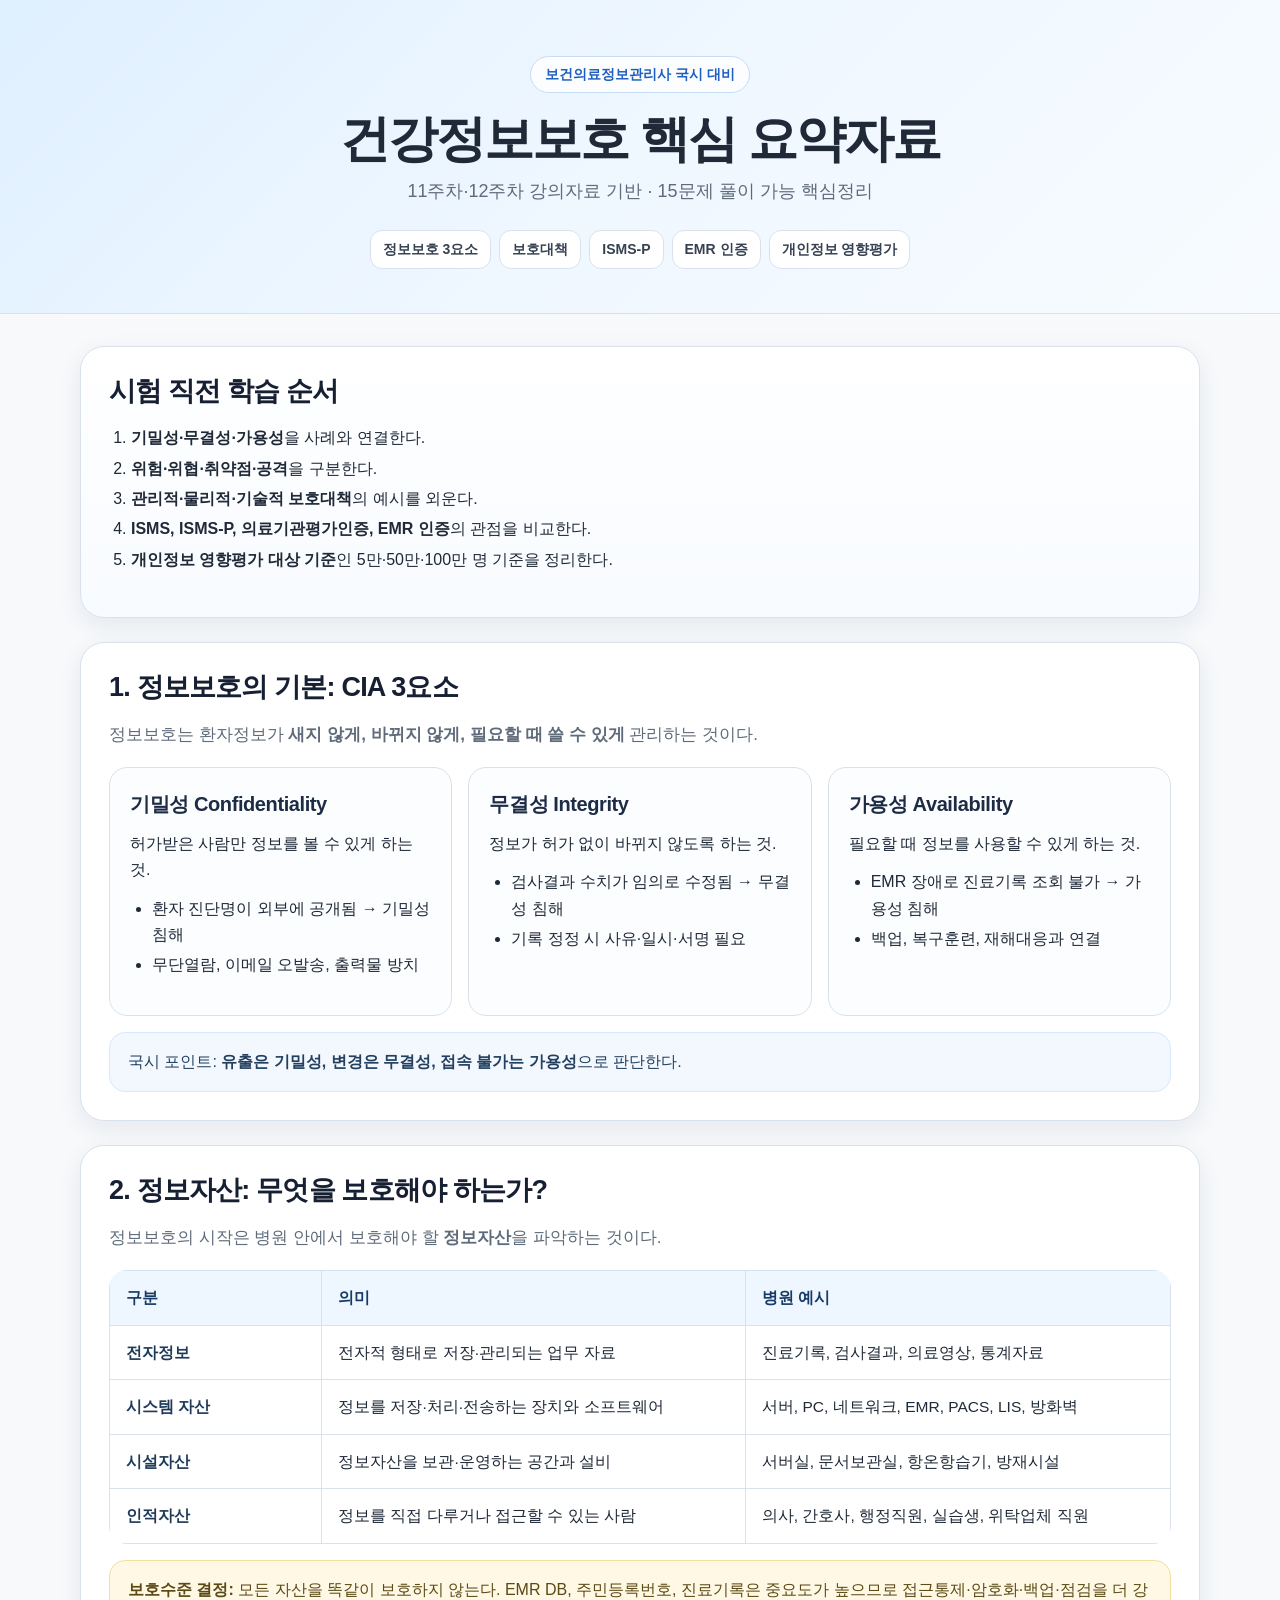
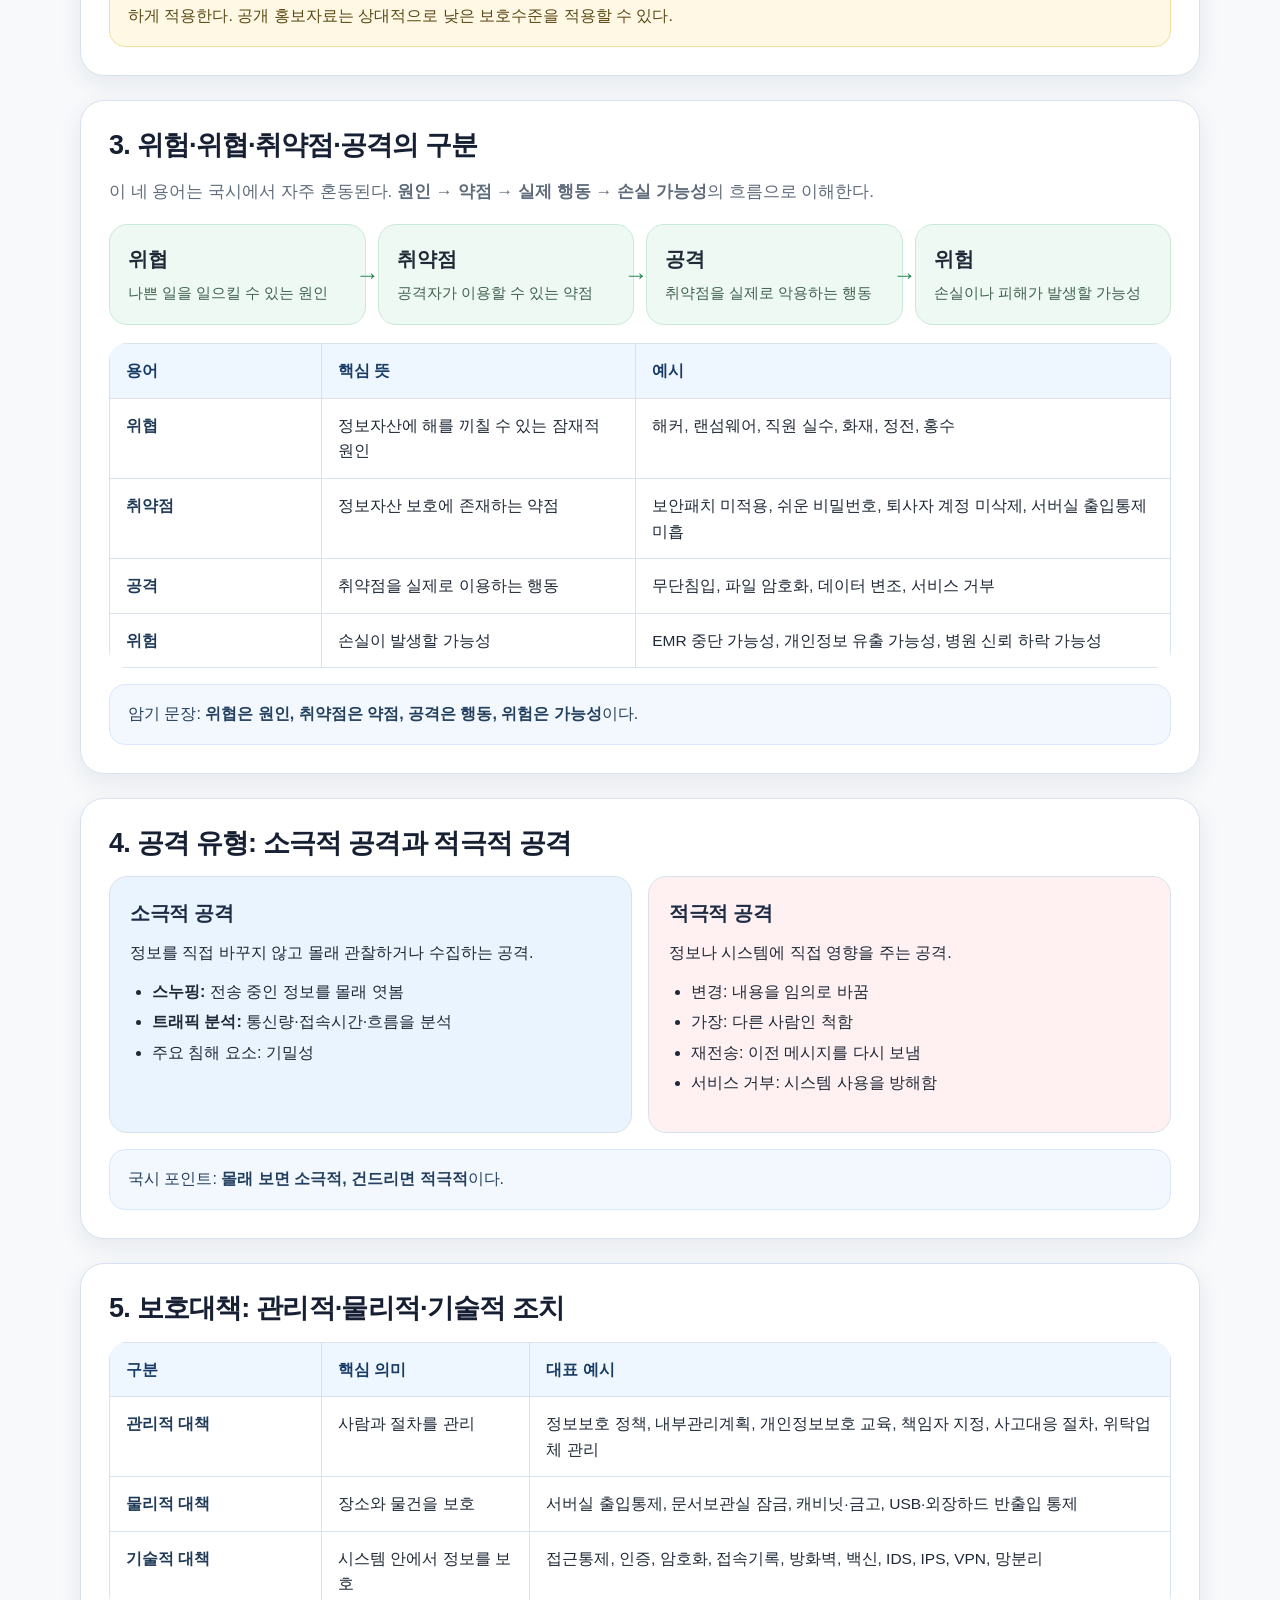
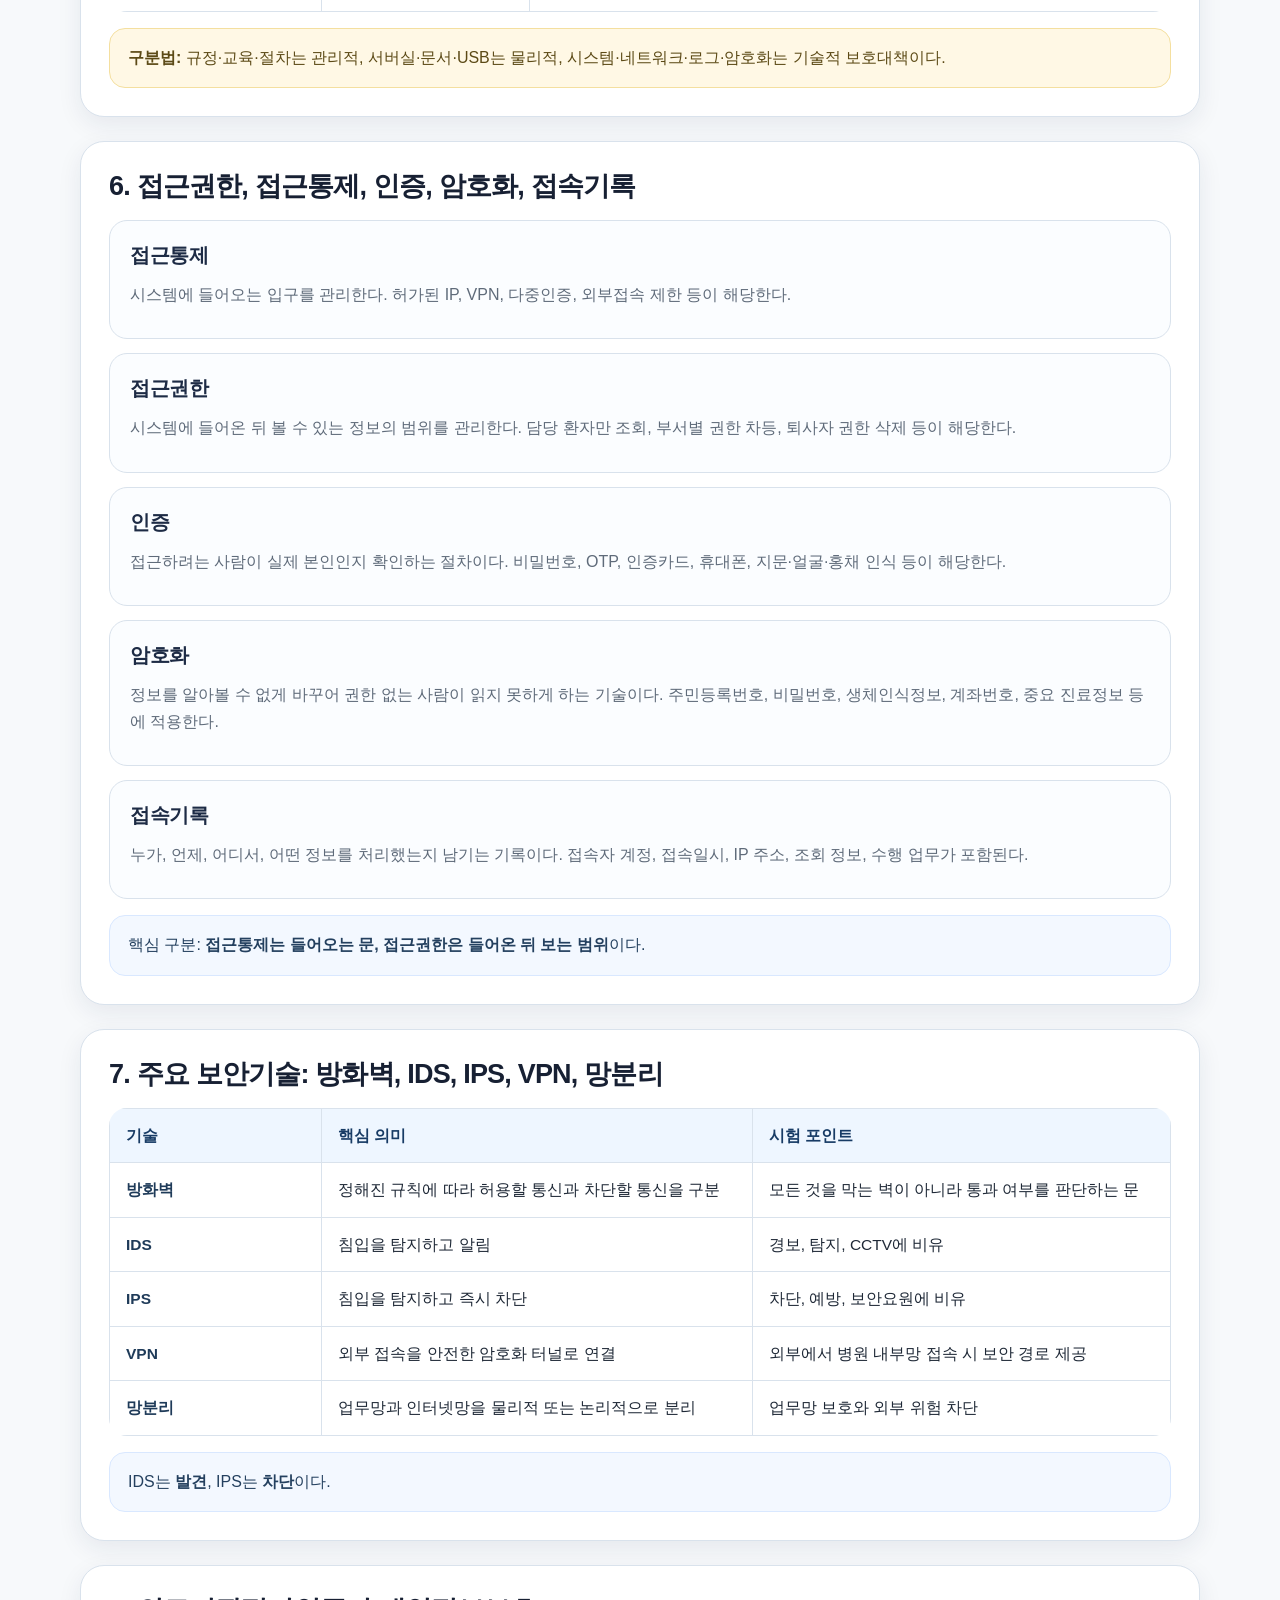
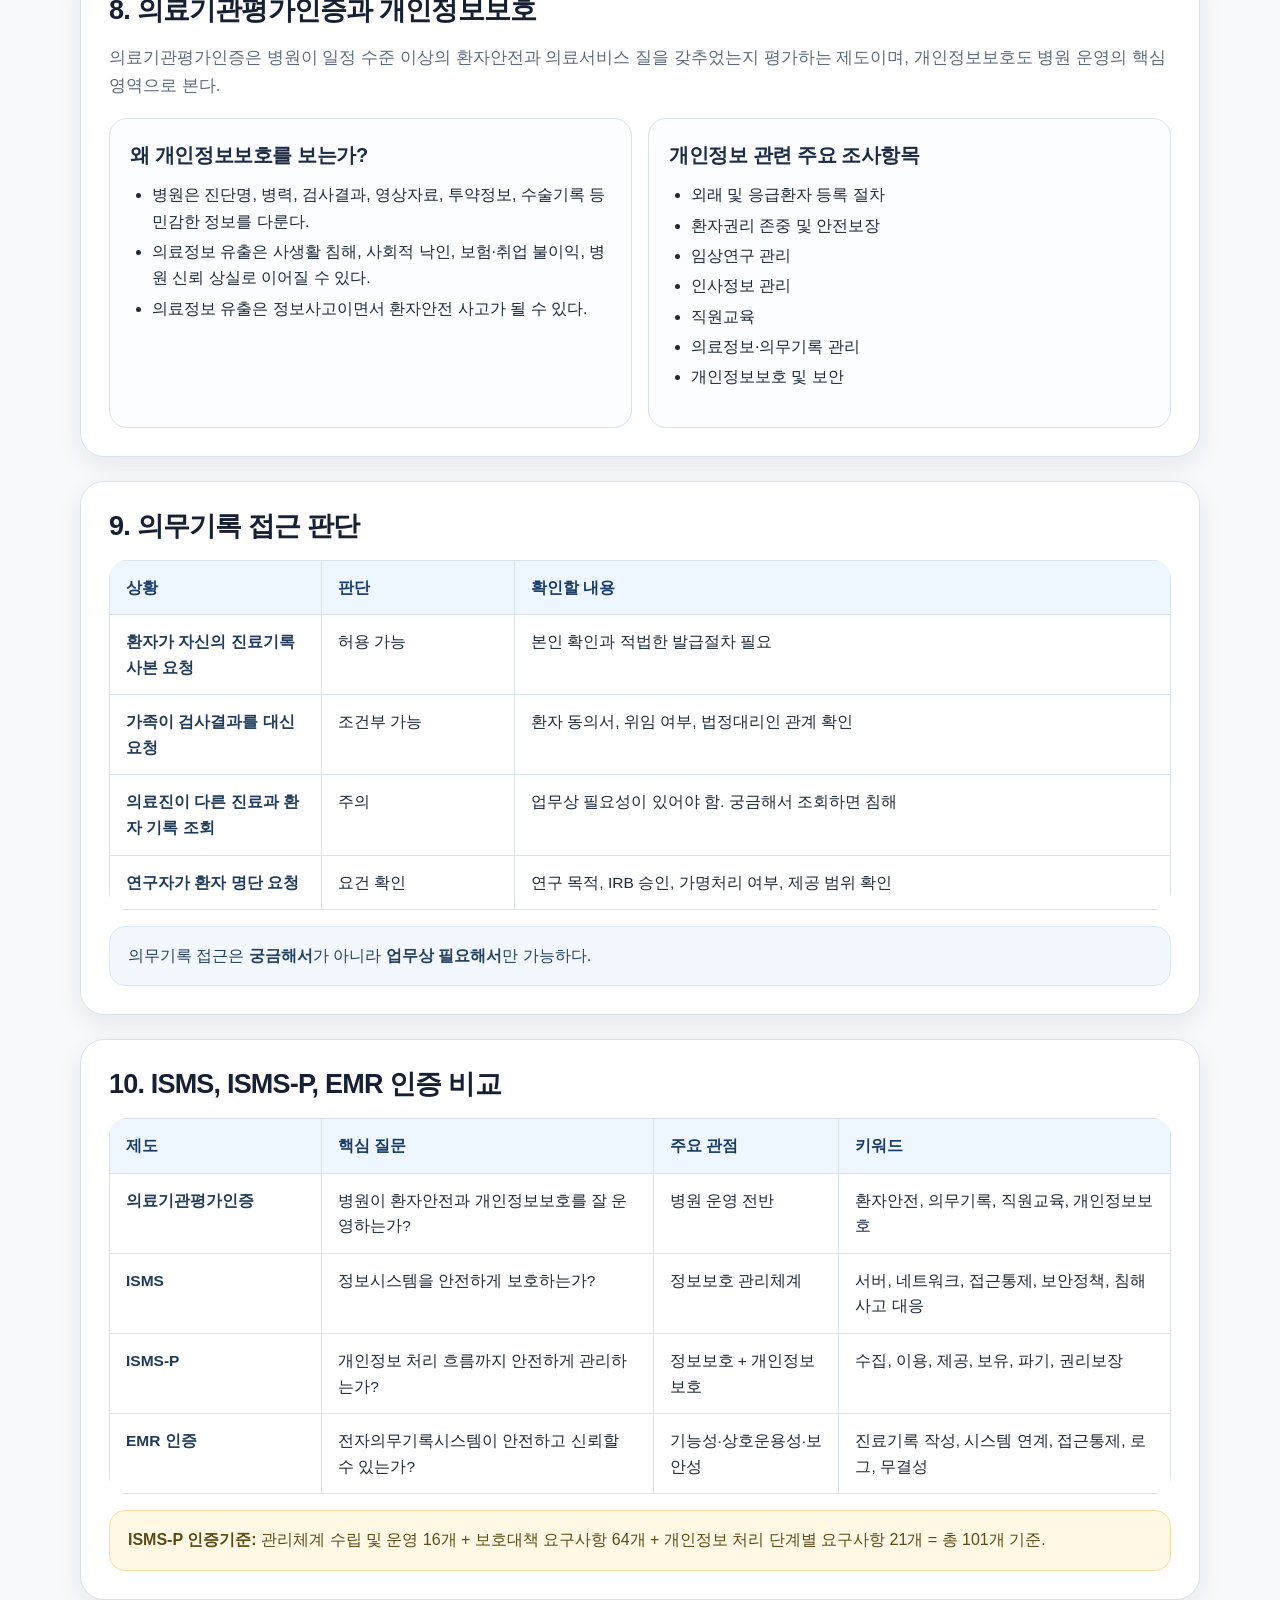
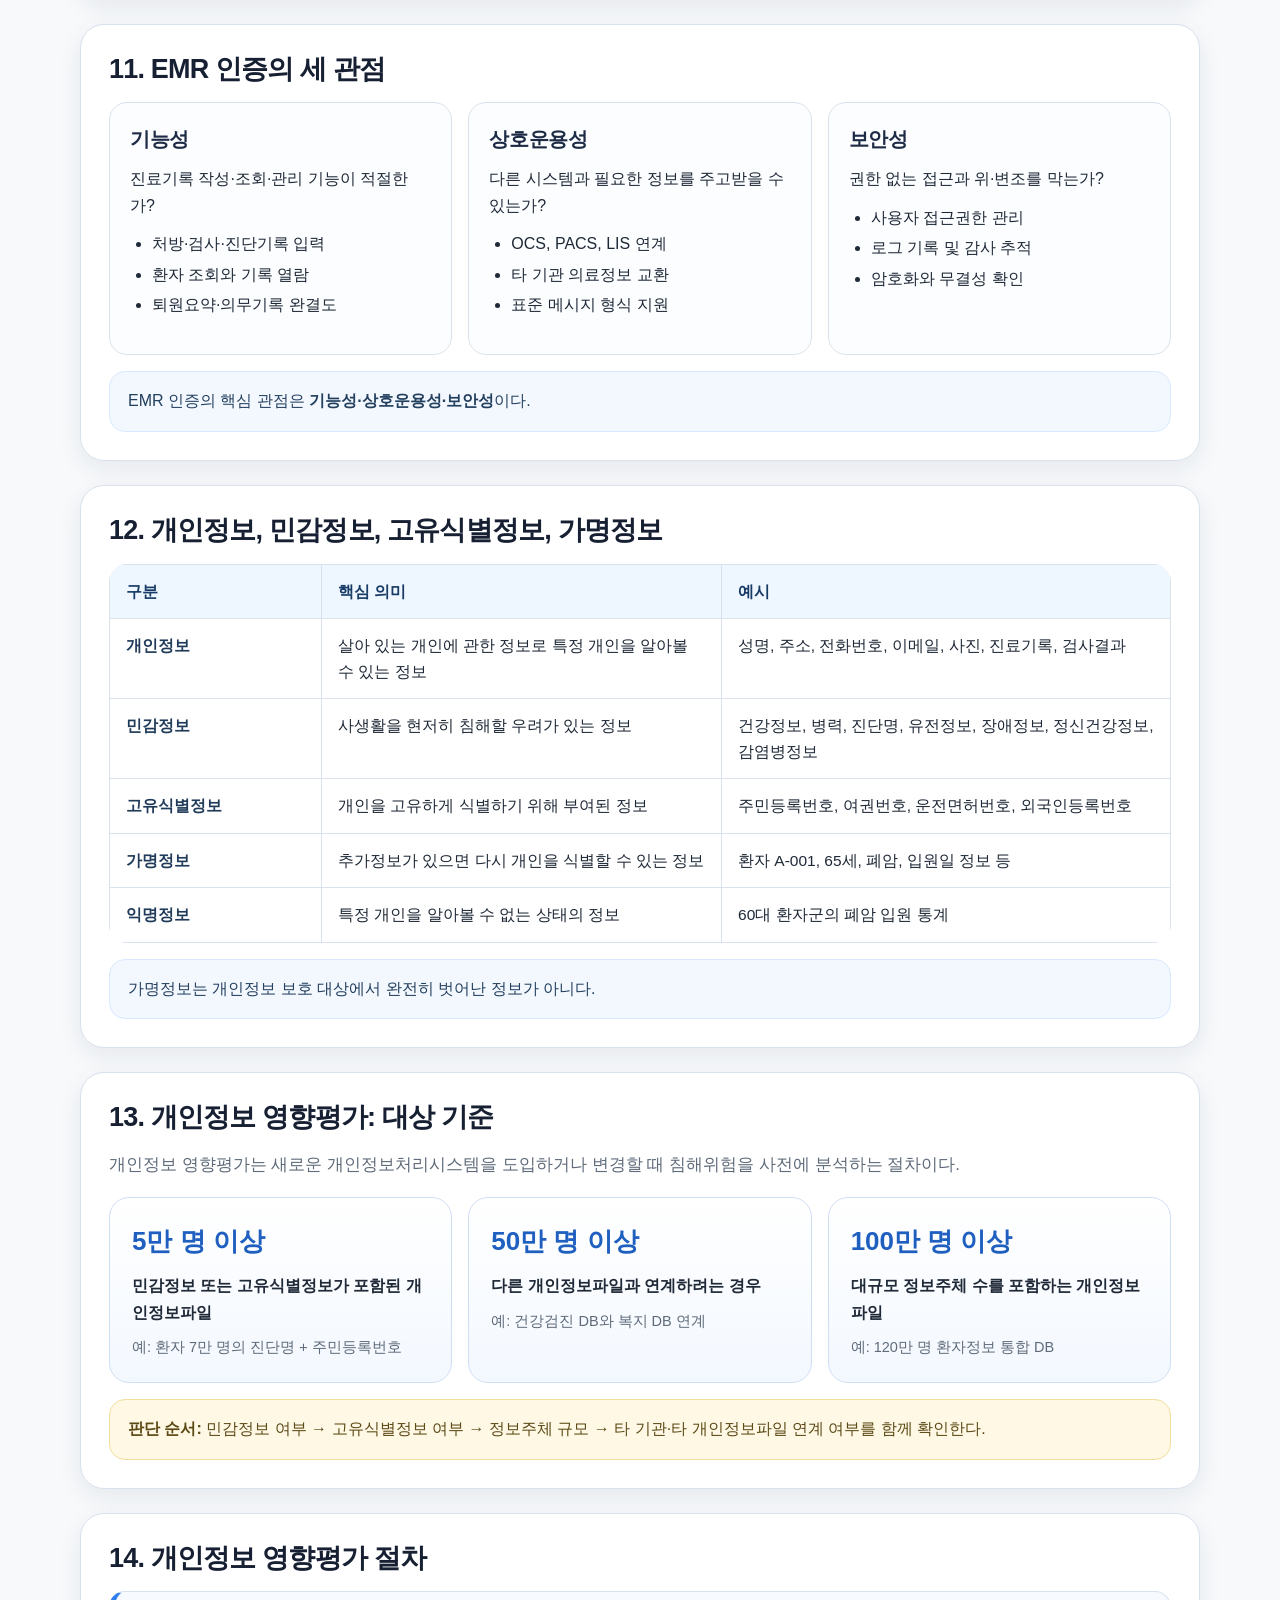
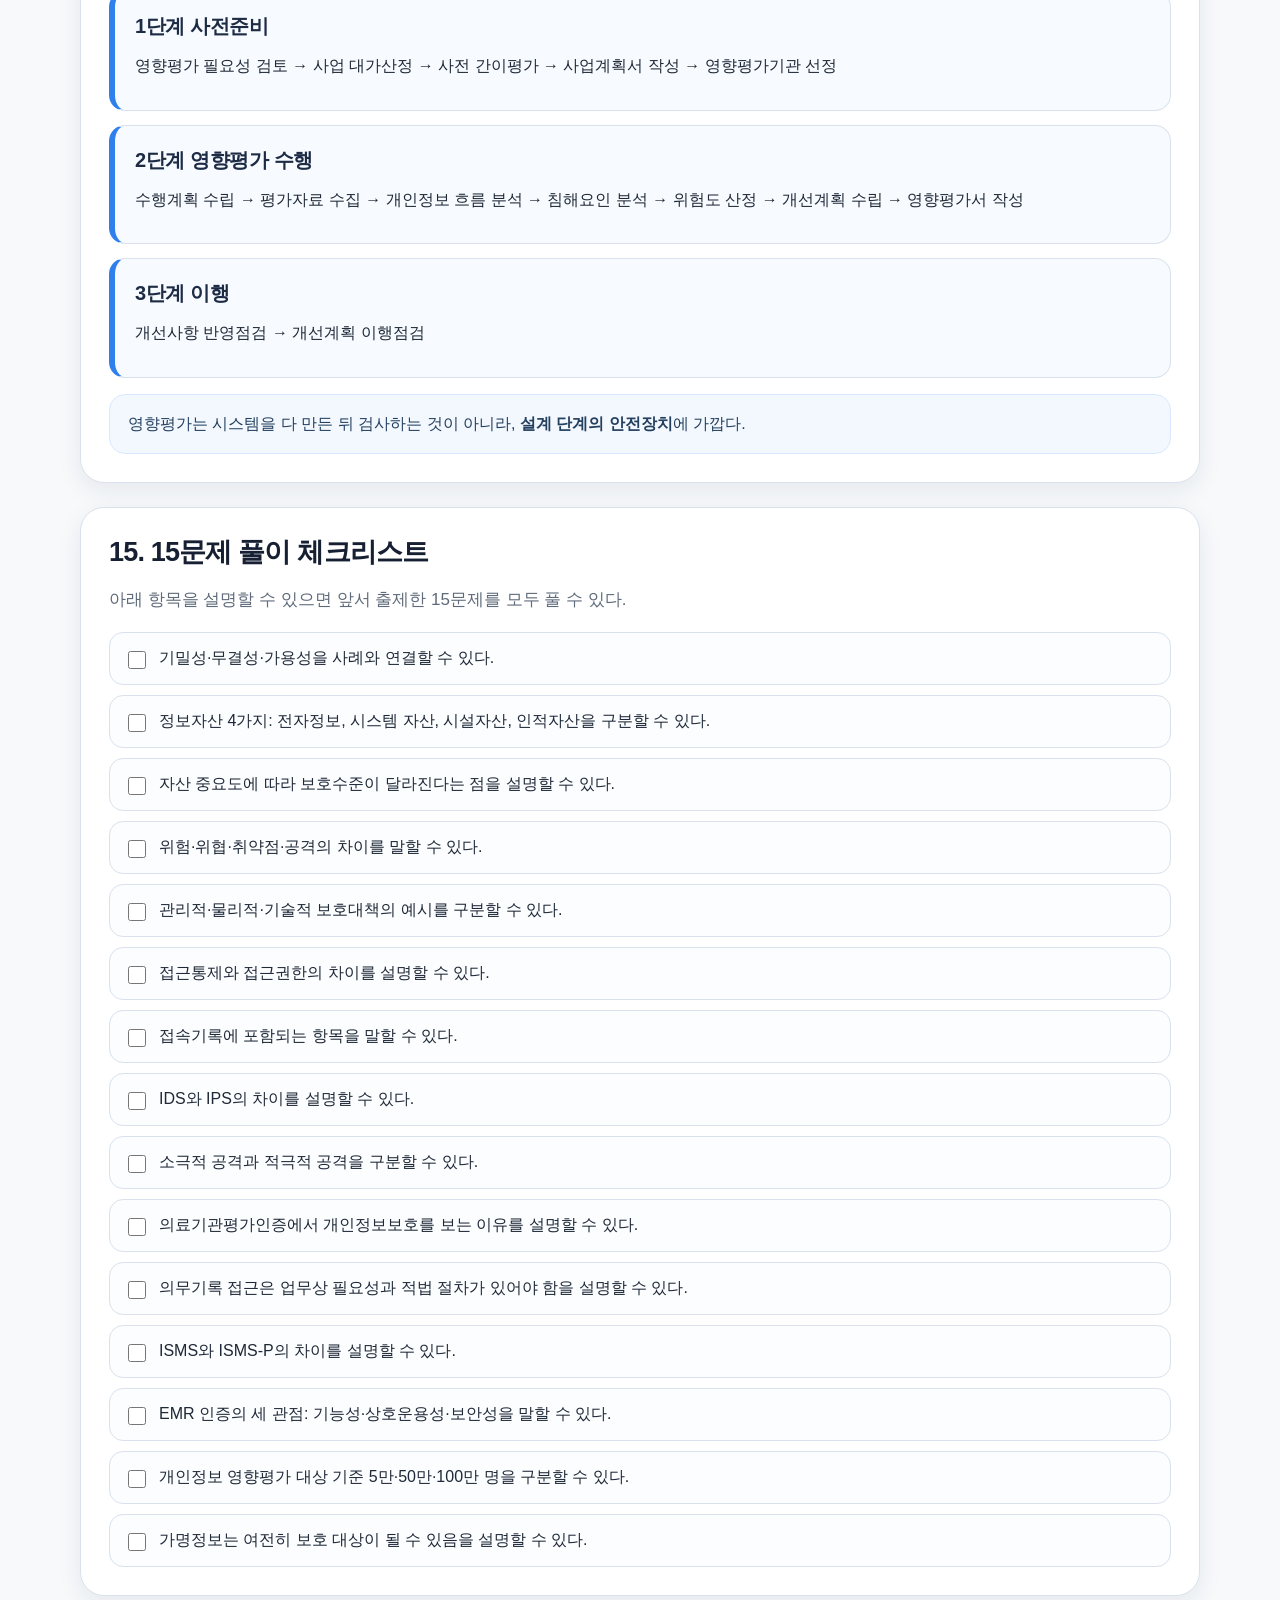
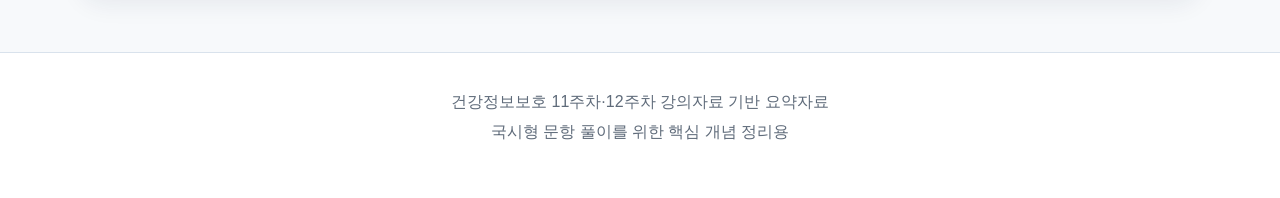
<file: 10,11weeks/health_info_protection_summary.html>
<!DOCTYPE html>
<html lang="ko">
<head>
  <meta charset="UTF-8" />
  <meta name="viewport" content="width=device-width, initial-scale=1.0" />
  <title>건강정보보호 국시 핵심 요약자료</title>
  <link rel="stylesheet" href="health_info_protection_summary.css" />
</head>
<body>
  <header class="hero">
    <div class="hero__label">보건의료정보관리사 국시 대비</div>
    <h1>건강정보보호 핵심 요약자료</h1>
    <p>11주차·12주차 강의자료 기반 · 15문제 풀이 가능 핵심정리</p>
    <div class="hero__badges">
      <span>정보보호 3요소</span>
      <span>보호대책</span>
      <span>ISMS-P</span>
      <span>EMR 인증</span>
      <span>개인정보 영향평가</span>
    </div>
  </header>

  <main class="container">
    <section class="study-guide">
      <h2>시험 직전 학습 순서</h2>
      <ol>
        <li><strong>기밀성·무결성·가용성</strong>을 사례와 연결한다.</li>
        <li><strong>위험·위협·취약점·공격</strong>을 구분한다.</li>
        <li><strong>관리적·물리적·기술적 보호대책</strong>의 예시를 외운다.</li>
        <li><strong>ISMS, ISMS-P, 의료기관평가인증, EMR 인증</strong>의 관점을 비교한다.</li>
        <li><strong>개인정보 영향평가 대상 기준</strong>인 5만·50만·100만 명 기준을 정리한다.</li>
      </ol>
    </section>

    <section class="card" id="section1">
      <h2>1. 정보보호의 기본: CIA 3요소</h2>
      <p class="lead">정보보호는 환자정보가 <strong>새지 않게, 바뀌지 않게, 필요할 때 쓸 수 있게</strong> 관리하는 것이다.</p>
      <div class="grid three">
        <article class="mini-card">
          <h3>기밀성 Confidentiality</h3>
          <p>허가받은 사람만 정보를 볼 수 있게 하는 것.</p>
          <ul>
            <li>환자 진단명이 외부에 공개됨 → 기밀성 침해</li>
            <li>무단열람, 이메일 오발송, 출력물 방치</li>
          </ul>
        </article>
        <article class="mini-card">
          <h3>무결성 Integrity</h3>
          <p>정보가 허가 없이 바뀌지 않도록 하는 것.</p>
          <ul>
            <li>검사결과 수치가 임의로 수정됨 → 무결성 침해</li>
            <li>기록 정정 시 사유·일시·서명 필요</li>
          </ul>
        </article>
        <article class="mini-card">
          <h3>가용성 Availability</h3>
          <p>필요할 때 정보를 사용할 수 있게 하는 것.</p>
          <ul>
            <li>EMR 장애로 진료기록 조회 불가 → 가용성 침해</li>
            <li>백업, 복구훈련, 재해대응과 연결</li>
          </ul>
        </article>
      </div>
      <div class="exam-tip">국시 포인트: <strong>유출은 기밀성, 변경은 무결성, 접속 불가는 가용성</strong>으로 판단한다.</div>
    </section>

    <section class="card" id="section2">
      <h2>2. 정보자산: 무엇을 보호해야 하는가?</h2>
      <p class="lead">정보보호의 시작은 병원 안에서 보호해야 할 <strong>정보자산</strong>을 파악하는 것이다.</p>
      <table>
        <thead>
          <tr>
            <th>구분</th>
            <th>의미</th>
            <th>병원 예시</th>
          </tr>
        </thead>
        <tbody>
          <tr>
            <td>전자정보</td>
            <td>전자적 형태로 저장·관리되는 업무 자료</td>
            <td>진료기록, 검사결과, 의료영상, 통계자료</td>
          </tr>
          <tr>
            <td>시스템 자산</td>
            <td>정보를 저장·처리·전송하는 장치와 소프트웨어</td>
            <td>서버, PC, 네트워크, EMR, PACS, LIS, 방화벽</td>
          </tr>
          <tr>
            <td>시설자산</td>
            <td>정보자산을 보관·운영하는 공간과 설비</td>
            <td>서버실, 문서보관실, 항온항습기, 방재시설</td>
          </tr>
          <tr>
            <td>인적자산</td>
            <td>정보를 직접 다루거나 접근할 수 있는 사람</td>
            <td>의사, 간호사, 행정직원, 실습생, 위탁업체 직원</td>
          </tr>
        </tbody>
      </table>
      <div class="note">
        <strong>보호수준 결정:</strong> 모든 자산을 똑같이 보호하지 않는다. EMR DB, 주민등록번호, 진료기록은 중요도가 높으므로 접근통제·암호화·백업·점검을 더 강하게 적용한다. 공개 홍보자료는 상대적으로 낮은 보호수준을 적용할 수 있다.
      </div>
    </section>

    <section class="card" id="section3">
      <h2>3. 위험·위협·취약점·공격의 구분</h2>
      <p class="lead">이 네 용어는 국시에서 자주 혼동된다. <strong>원인 → 약점 → 실제 행동 → 손실 가능성</strong>의 흐름으로 이해한다.</p>
      <div class="flow">
        <div><strong>위협</strong><span>나쁜 일을 일으킬 수 있는 원인</span></div>
        <div><strong>취약점</strong><span>공격자가 이용할 수 있는 약점</span></div>
        <div><strong>공격</strong><span>취약점을 실제로 악용하는 행동</span></div>
        <div><strong>위험</strong><span>손실이나 피해가 발생할 가능성</span></div>
      </div>
      <table>
        <thead>
          <tr>
            <th>용어</th>
            <th>핵심 뜻</th>
            <th>예시</th>
          </tr>
        </thead>
        <tbody>
          <tr>
            <td>위협</td>
            <td>정보자산에 해를 끼칠 수 있는 잠재적 원인</td>
            <td>해커, 랜섬웨어, 직원 실수, 화재, 정전, 홍수</td>
          </tr>
          <tr>
            <td>취약점</td>
            <td>정보자산 보호에 존재하는 약점</td>
            <td>보안패치 미적용, 쉬운 비밀번호, 퇴사자 계정 미삭제, 서버실 출입통제 미흡</td>
          </tr>
          <tr>
            <td>공격</td>
            <td>취약점을 실제로 이용하는 행동</td>
            <td>무단침입, 파일 암호화, 데이터 변조, 서비스 거부</td>
          </tr>
          <tr>
            <td>위험</td>
            <td>손실이 발생할 가능성</td>
            <td>EMR 중단 가능성, 개인정보 유출 가능성, 병원 신뢰 하락 가능성</td>
          </tr>
        </tbody>
      </table>
      <div class="exam-tip">암기 문장: <strong>위협은 원인, 취약점은 약점, 공격은 행동, 위험은 가능성</strong>이다.</div>
    </section>

    <section class="card" id="section4">
      <h2>4. 공격 유형: 소극적 공격과 적극적 공격</h2>
      <div class="grid two">
        <article class="mini-card soft-blue">
          <h3>소극적 공격</h3>
          <p>정보를 직접 바꾸지 않고 몰래 관찰하거나 수집하는 공격.</p>
          <ul>
            <li><strong>스누핑:</strong> 전송 중인 정보를 몰래 엿봄</li>
            <li><strong>트래픽 분석:</strong> 통신량·접속시간·흐름을 분석</li>
            <li>주요 침해 요소: 기밀성</li>
          </ul>
        </article>
        <article class="mini-card soft-red">
          <h3>적극적 공격</h3>
          <p>정보나 시스템에 직접 영향을 주는 공격.</p>
          <ul>
            <li>변경: 내용을 임의로 바꿈</li>
            <li>가장: 다른 사람인 척함</li>
            <li>재전송: 이전 메시지를 다시 보냄</li>
            <li>서비스 거부: 시스템 사용을 방해함</li>
          </ul>
        </article>
      </div>
      <div class="exam-tip">국시 포인트: <strong>몰래 보면 소극적, 건드리면 적극적</strong>이다.</div>
    </section>

    <section class="card" id="section5">
      <h2>5. 보호대책: 관리적·물리적·기술적 조치</h2>
      <table>
        <thead>
          <tr>
            <th>구분</th>
            <th>핵심 의미</th>
            <th>대표 예시</th>
          </tr>
        </thead>
        <tbody>
          <tr>
            <td>관리적 대책</td>
            <td>사람과 절차를 관리</td>
            <td>정보보호 정책, 내부관리계획, 개인정보보호 교육, 책임자 지정, 사고대응 절차, 위탁업체 관리</td>
          </tr>
          <tr>
            <td>물리적 대책</td>
            <td>장소와 물건을 보호</td>
            <td>서버실 출입통제, 문서보관실 잠금, 캐비닛·금고, USB·외장하드 반출입 통제</td>
          </tr>
          <tr>
            <td>기술적 대책</td>
            <td>시스템 안에서 정보를 보호</td>
            <td>접근통제, 인증, 암호화, 접속기록, 방화벽, 백신, IDS, IPS, VPN, 망분리</td>
          </tr>
        </tbody>
      </table>
      <div class="note">
        <strong>구분법:</strong> 규정·교육·절차는 관리적, 서버실·문서·USB는 물리적, 시스템·네트워크·로그·암호화는 기술적 보호대책이다.
      </div>
    </section>

    <section class="card" id="section6">
      <h2>6. 접근권한, 접근통제, 인증, 암호화, 접속기록</h2>
      <div class="definition-list">
        <div>
          <h3>접근통제</h3>
          <p>시스템에 들어오는 입구를 관리한다. 허가된 IP, VPN, 다중인증, 외부접속 제한 등이 해당한다.</p>
        </div>
        <div>
          <h3>접근권한</h3>
          <p>시스템에 들어온 뒤 볼 수 있는 정보의 범위를 관리한다. 담당 환자만 조회, 부서별 권한 차등, 퇴사자 권한 삭제 등이 해당한다.</p>
        </div>
        <div>
          <h3>인증</h3>
          <p>접근하려는 사람이 실제 본인인지 확인하는 절차이다. 비밀번호, OTP, 인증카드, 휴대폰, 지문·얼굴·홍채 인식 등이 해당한다.</p>
        </div>
        <div>
          <h3>암호화</h3>
          <p>정보를 알아볼 수 없게 바꾸어 권한 없는 사람이 읽지 못하게 하는 기술이다. 주민등록번호, 비밀번호, 생체인식정보, 계좌번호, 중요 진료정보 등에 적용한다.</p>
        </div>
        <div>
          <h3>접속기록</h3>
          <p>누가, 언제, 어디서, 어떤 정보를 처리했는지 남기는 기록이다. 접속자 계정, 접속일시, IP 주소, 조회 정보, 수행 업무가 포함된다.</p>
        </div>
      </div>
      <div class="exam-tip">핵심 구분: <strong>접근통제는 들어오는 문, 접근권한은 들어온 뒤 보는 범위</strong>이다.</div>
    </section>

    <section class="card" id="section7">
      <h2>7. 주요 보안기술: 방화벽, IDS, IPS, VPN, 망분리</h2>
      <table>
        <thead>
          <tr>
            <th>기술</th>
            <th>핵심 의미</th>
            <th>시험 포인트</th>
          </tr>
        </thead>
        <tbody>
          <tr>
            <td>방화벽</td>
            <td>정해진 규칙에 따라 허용할 통신과 차단할 통신을 구분</td>
            <td>모든 것을 막는 벽이 아니라 통과 여부를 판단하는 문</td>
          </tr>
          <tr>
            <td>IDS</td>
            <td>침입을 탐지하고 알림</td>
            <td>경보, 탐지, CCTV에 비유</td>
          </tr>
          <tr>
            <td>IPS</td>
            <td>침입을 탐지하고 즉시 차단</td>
            <td>차단, 예방, 보안요원에 비유</td>
          </tr>
          <tr>
            <td>VPN</td>
            <td>외부 접속을 안전한 암호화 터널로 연결</td>
            <td>외부에서 병원 내부망 접속 시 보안 경로 제공</td>
          </tr>
          <tr>
            <td>망분리</td>
            <td>업무망과 인터넷망을 물리적 또는 논리적으로 분리</td>
            <td>업무망 보호와 외부 위험 차단</td>
          </tr>
        </tbody>
      </table>
      <div class="exam-tip">IDS는 <strong>발견</strong>, IPS는 <strong>차단</strong>이다.</div>
    </section>

    <section class="card" id="section8">
      <h2>8. 의료기관평가인증과 개인정보보호</h2>
      <p class="lead">의료기관평가인증은 병원이 일정 수준 이상의 환자안전과 의료서비스 질을 갖추었는지 평가하는 제도이며, 개인정보보호도 병원 운영의 핵심 영역으로 본다.</p>
      <div class="grid two">
        <div class="mini-card">
          <h3>왜 개인정보보호를 보는가?</h3>
          <ul>
            <li>병원은 진단명, 병력, 검사결과, 영상자료, 투약정보, 수술기록 등 민감한 정보를 다룬다.</li>
            <li>의료정보 유출은 사생활 침해, 사회적 낙인, 보험·취업 불이익, 병원 신뢰 상실로 이어질 수 있다.</li>
            <li>의료정보 유출은 정보사고이면서 환자안전 사고가 될 수 있다.</li>
          </ul>
        </div>
        <div class="mini-card">
          <h3>개인정보 관련 주요 조사항목</h3>
          <ul>
            <li>외래 및 응급환자 등록 절차</li>
            <li>환자권리 존중 및 안전보장</li>
            <li>임상연구 관리</li>
            <li>인사정보 관리</li>
            <li>직원교육</li>
            <li>의료정보·의무기록 관리</li>
            <li>개인정보보호 및 보안</li>
          </ul>
        </div>
      </div>
    </section>

    <section class="card" id="section9">
      <h2>9. 의무기록 접근 판단</h2>
      <table>
        <thead>
          <tr>
            <th>상황</th>
            <th>판단</th>
            <th>확인할 내용</th>
          </tr>
        </thead>
        <tbody>
          <tr>
            <td>환자가 자신의 진료기록 사본 요청</td>
            <td>허용 가능</td>
            <td>본인 확인과 적법한 발급절차 필요</td>
          </tr>
          <tr>
            <td>가족이 검사결과를 대신 요청</td>
            <td>조건부 가능</td>
            <td>환자 동의서, 위임 여부, 법정대리인 관계 확인</td>
          </tr>
          <tr>
            <td>의료진이 다른 진료과 환자 기록 조회</td>
            <td>주의</td>
            <td>업무상 필요성이 있어야 함. 궁금해서 조회하면 침해</td>
          </tr>
          <tr>
            <td>연구자가 환자 명단 요청</td>
            <td>요건 확인</td>
            <td>연구 목적, IRB 승인, 가명처리 여부, 제공 범위 확인</td>
          </tr>
        </tbody>
      </table>
      <div class="exam-tip">의무기록 접근은 <strong>궁금해서</strong>가 아니라 <strong>업무상 필요해서</strong>만 가능하다.</div>
    </section>

    <section class="card" id="section10">
      <h2>10. ISMS, ISMS-P, EMR 인증 비교</h2>
      <table>
        <thead>
          <tr>
            <th>제도</th>
            <th>핵심 질문</th>
            <th>주요 관점</th>
            <th>키워드</th>
          </tr>
        </thead>
        <tbody>
          <tr>
            <td>의료기관평가인증</td>
            <td>병원이 환자안전과 개인정보보호를 잘 운영하는가?</td>
            <td>병원 운영 전반</td>
            <td>환자안전, 의무기록, 직원교육, 개인정보보호</td>
          </tr>
          <tr>
            <td>ISMS</td>
            <td>정보시스템을 안전하게 보호하는가?</td>
            <td>정보보호 관리체계</td>
            <td>서버, 네트워크, 접근통제, 보안정책, 침해사고 대응</td>
          </tr>
          <tr>
            <td>ISMS-P</td>
            <td>개인정보 처리 흐름까지 안전하게 관리하는가?</td>
            <td>정보보호 + 개인정보보호</td>
            <td>수집, 이용, 제공, 보유, 파기, 권리보장</td>
          </tr>
          <tr>
            <td>EMR 인증</td>
            <td>전자의무기록시스템이 안전하고 신뢰할 수 있는가?</td>
            <td>기능성·상호운용성·보안성</td>
            <td>진료기록 작성, 시스템 연계, 접근통제, 로그, 무결성</td>
          </tr>
        </tbody>
      </table>
      <div class="note">
        <strong>ISMS-P 인증기준:</strong> 관리체계 수립 및 운영 16개 + 보호대책 요구사항 64개 + 개인정보 처리 단계별 요구사항 21개 = 총 101개 기준.
      </div>
    </section>

    <section class="card" id="section11">
      <h2>11. EMR 인증의 세 관점</h2>
      <div class="grid three">
        <article class="mini-card">
          <h3>기능성</h3>
          <p>진료기록 작성·조회·관리 기능이 적절한가?</p>
          <ul>
            <li>처방·검사·진단기록 입력</li>
            <li>환자 조회와 기록 열람</li>
            <li>퇴원요약·의무기록 완결도</li>
          </ul>
        </article>
        <article class="mini-card">
          <h3>상호운용성</h3>
          <p>다른 시스템과 필요한 정보를 주고받을 수 있는가?</p>
          <ul>
            <li>OCS, PACS, LIS 연계</li>
            <li>타 기관 의료정보 교환</li>
            <li>표준 메시지 형식 지원</li>
          </ul>
        </article>
        <article class="mini-card">
          <h3>보안성</h3>
          <p>권한 없는 접근과 위·변조를 막는가?</p>
          <ul>
            <li>사용자 접근권한 관리</li>
            <li>로그 기록 및 감사 추적</li>
            <li>암호화와 무결성 확인</li>
          </ul>
        </article>
      </div>
      <div class="exam-tip">EMR 인증의 핵심 관점은 <strong>기능성·상호운용성·보안성</strong>이다.</div>
    </section>

    <section class="card" id="section12">
      <h2>12. 개인정보, 민감정보, 고유식별정보, 가명정보</h2>
      <table>
        <thead>
          <tr>
            <th>구분</th>
            <th>핵심 의미</th>
            <th>예시</th>
          </tr>
        </thead>
        <tbody>
          <tr>
            <td>개인정보</td>
            <td>살아 있는 개인에 관한 정보로 특정 개인을 알아볼 수 있는 정보</td>
            <td>성명, 주소, 전화번호, 이메일, 사진, 진료기록, 검사결과</td>
          </tr>
          <tr>
            <td>민감정보</td>
            <td>사생활을 현저히 침해할 우려가 있는 정보</td>
            <td>건강정보, 병력, 진단명, 유전정보, 장애정보, 정신건강정보, 감염병정보</td>
          </tr>
          <tr>
            <td>고유식별정보</td>
            <td>개인을 고유하게 식별하기 위해 부여된 정보</td>
            <td>주민등록번호, 여권번호, 운전면허번호, 외국인등록번호</td>
          </tr>
          <tr>
            <td>가명정보</td>
            <td>추가정보가 있으면 다시 개인을 식별할 수 있는 정보</td>
            <td>환자 A-001, 65세, 폐암, 입원일 정보 등</td>
          </tr>
          <tr>
            <td>익명정보</td>
            <td>특정 개인을 알아볼 수 없는 상태의 정보</td>
            <td>60대 환자군의 폐암 입원 통계</td>
          </tr>
        </tbody>
      </table>
      <div class="exam-tip">가명정보는 개인정보 보호 대상에서 완전히 벗어난 정보가 아니다.</div>
    </section>

    <section class="card" id="section13">
      <h2>13. 개인정보 영향평가: 대상 기준</h2>
      <p class="lead">개인정보 영향평가는 새로운 개인정보처리시스템을 도입하거나 변경할 때 침해위험을 사전에 분석하는 절차이다.</p>
      <div class="grid three criteria">
        <article>
          <div class="number">5만 명 이상</div>
          <p>민감정보 또는 고유식별정보가 포함된 개인정보파일</p>
          <span>예: 환자 7만 명의 진단명 + 주민등록번호</span>
        </article>
        <article>
          <div class="number">50만 명 이상</div>
          <p>다른 개인정보파일과 연계하려는 경우</p>
          <span>예: 건강검진 DB와 복지 DB 연계</span>
        </article>
        <article>
          <div class="number">100만 명 이상</div>
          <p>대규모 정보주체 수를 포함하는 개인정보파일</p>
          <span>예: 120만 명 환자정보 통합 DB</span>
        </article>
      </div>
      <div class="note">
        <strong>판단 순서:</strong> 민감정보 여부 → 고유식별정보 여부 → 정보주체 규모 → 타 기관·타 개인정보파일 연계 여부를 함께 확인한다.
      </div>
    </section>

    <section class="card" id="section14">
      <h2>14. 개인정보 영향평가 절차</h2>
      <div class="timeline">
        <div>
          <h3>1단계 사전준비</h3>
          <p>영향평가 필요성 검토 → 사업 대가산정 → 사전 간이평가 → 사업계획서 작성 → 영향평가기관 선정</p>
        </div>
        <div>
          <h3>2단계 영향평가 수행</h3>
          <p>수행계획 수립 → 평가자료 수집 → 개인정보 흐름 분석 → 침해요인 분석 → 위험도 산정 → 개선계획 수립 → 영향평가서 작성</p>
        </div>
        <div>
          <h3>3단계 이행</h3>
          <p>개선사항 반영점검 → 개선계획 이행점검</p>
        </div>
      </div>
      <div class="exam-tip">영향평가는 시스템을 다 만든 뒤 검사하는 것이 아니라, <strong>설계 단계의 안전장치</strong>에 가깝다.</div>
    </section>

    <section class="card" id="section15">
      <h2>15. 15문제 풀이 체크리스트</h2>
      <p class="lead">아래 항목을 설명할 수 있으면 앞서 출제한 15문제를 모두 풀 수 있다.</p>
      <div class="checklist">
        <label><input type="checkbox" /> 기밀성·무결성·가용성을 사례와 연결할 수 있다.</label>
        <label><input type="checkbox" /> 정보자산 4가지: 전자정보, 시스템 자산, 시설자산, 인적자산을 구분할 수 있다.</label>
        <label><input type="checkbox" /> 자산 중요도에 따라 보호수준이 달라진다는 점을 설명할 수 있다.</label>
        <label><input type="checkbox" /> 위험·위협·취약점·공격의 차이를 말할 수 있다.</label>
        <label><input type="checkbox" /> 관리적·물리적·기술적 보호대책의 예시를 구분할 수 있다.</label>
        <label><input type="checkbox" /> 접근통제와 접근권한의 차이를 설명할 수 있다.</label>
        <label><input type="checkbox" /> 접속기록에 포함되는 항목을 말할 수 있다.</label>
        <label><input type="checkbox" /> IDS와 IPS의 차이를 설명할 수 있다.</label>
        <label><input type="checkbox" /> 소극적 공격과 적극적 공격을 구분할 수 있다.</label>
        <label><input type="checkbox" /> 의료기관평가인증에서 개인정보보호를 보는 이유를 설명할 수 있다.</label>
        <label><input type="checkbox" /> 의무기록 접근은 업무상 필요성과 적법 절차가 있어야 함을 설명할 수 있다.</label>
        <label><input type="checkbox" /> ISMS와 ISMS-P의 차이를 설명할 수 있다.</label>
        <label><input type="checkbox" /> EMR 인증의 세 관점: 기능성·상호운용성·보안성을 말할 수 있다.</label>
        <label><input type="checkbox" /> 개인정보 영향평가 대상 기준 5만·50만·100만 명을 구분할 수 있다.</label>
        <label><input type="checkbox" /> 가명정보는 여전히 보호 대상이 될 수 있음을 설명할 수 있다.</label>
      </div>
    </section>
  </main>

  <footer class="footer">
    <p>건강정보보호 11주차·12주차 강의자료 기반 요약자료</p>
    <p>국시형 문항 풀이를 위한 핵심 개념 정리용</p>
  </footer>
</body>
</html>
</file>
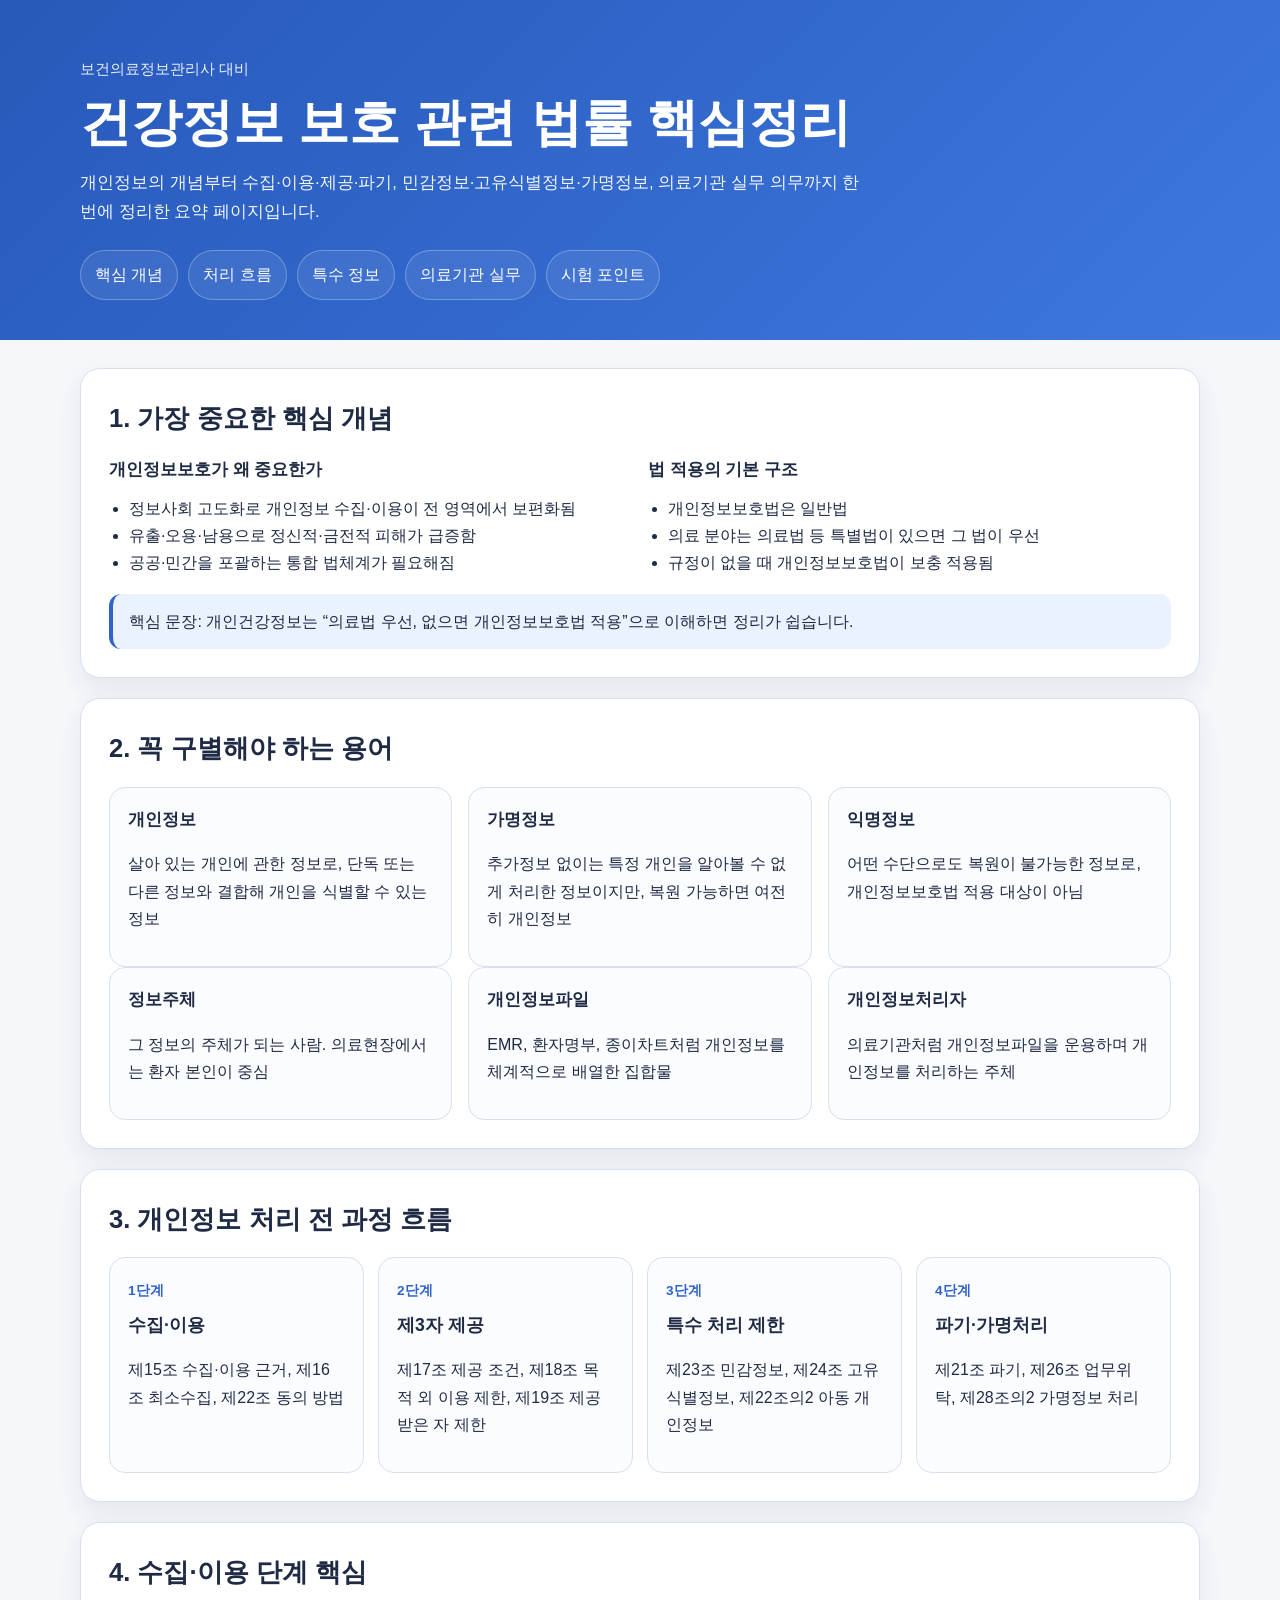
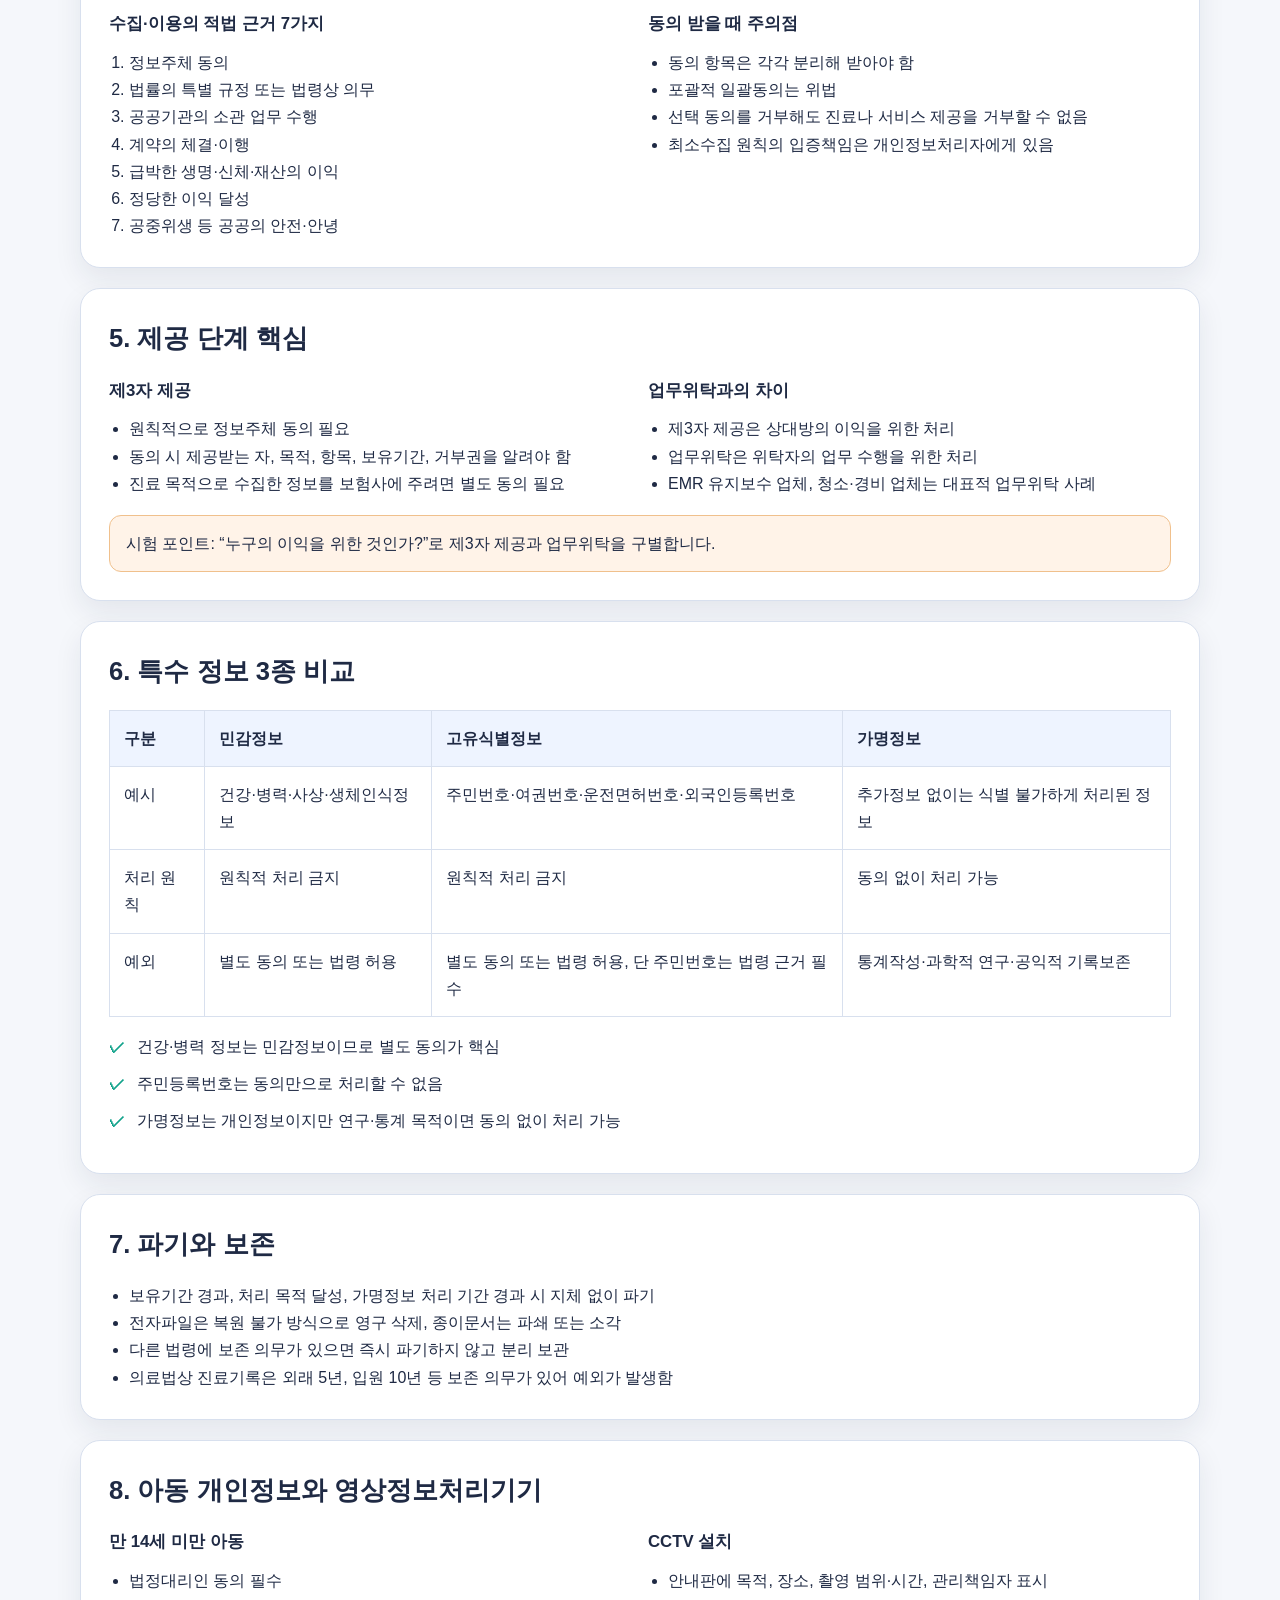
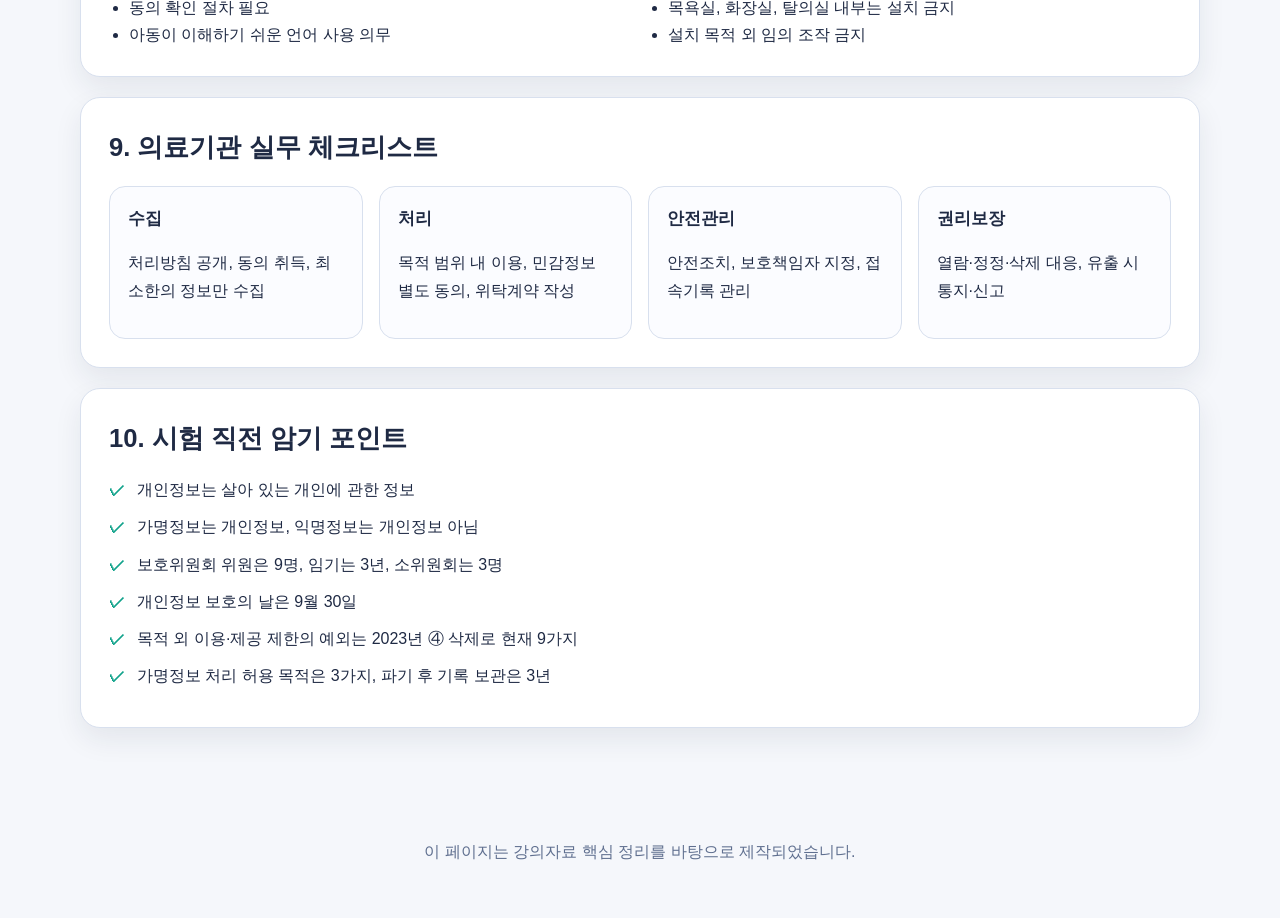
<file: 6weeks_summary/index (1).html>
<!DOCTYPE html>
<html lang="ko">
<head>
  <meta charset="UTF-8" />
  <meta name="viewport" content="width=device-width, initial-scale=1.0" />
  <title>건강정보 보호 관련 법률 핵심정리</title>
  <link rel="stylesheet" href="style.css" />
</head>
<body>
  <header class="hero">
    <div class="container">
      <p class="eyebrow">보건의료정보관리사 대비</p>
      <h1>건강정보 보호 관련 법률 핵심정리</h1>
      <p class="lead">
        개인정보의 개념부터 수집·이용·제공·파기, 민감정보·고유식별정보·가명정보,
        의료기관 실무 의무까지 한 번에 정리한 요약 페이지입니다.
      </p>
      <nav class="top-nav">
        <a href="#core">핵심 개념</a>
        <a href="#flow">처리 흐름</a>
        <a href="#special">특수 정보</a>
        <a href="#hospital">의료기관 실무</a>
        <a href="#exam">시험 포인트</a>
      </nav>
    </div>
  </header>

  <main class="container">
    <section class="card" id="core">
      <h2>1. 가장 중요한 핵심 개념</h2>
      <div class="grid two">
        <div>
          <h3>개인정보보호가 왜 중요한가</h3>
          <ul>
            <li>정보사회 고도화로 개인정보 수집·이용이 전 영역에서 보편화됨</li>
            <li>유출·오용·남용으로 정신적·금전적 피해가 급증함</li>
            <li>공공·민간을 포괄하는 통합 법체계가 필요해짐</li>
          </ul>
        </div>
        <div>
          <h3>법 적용의 기본 구조</h3>
          <ul>
            <li>개인정보보호법은 일반법</li>
            <li>의료 분야는 의료법 등 특별법이 있으면 그 법이 우선</li>
            <li>규정이 없을 때 개인정보보호법이 보충 적용됨</li>
          </ul>
        </div>
      </div>
      <div class="note">핵심 문장: 개인건강정보는 “의료법 우선, 없으면 개인정보보호법 적용”으로 이해하면 정리가 쉽습니다.</div>
    </section>

    <section class="card">
      <h2>2. 꼭 구별해야 하는 용어</h2>
      <div class="grid three">
        <div class="mini-card">
          <h3>개인정보</h3>
          <p>살아 있는 개인에 관한 정보로, 단독 또는 다른 정보와 결합해 개인을 식별할 수 있는 정보</p>
        </div>
        <div class="mini-card">
          <h3>가명정보</h3>
          <p>추가정보 없이는 특정 개인을 알아볼 수 없게 처리한 정보이지만, 복원 가능하면 여전히 개인정보</p>
        </div>
        <div class="mini-card">
          <h3>익명정보</h3>
          <p>어떤 수단으로도 복원이 불가능한 정보로, 개인정보보호법 적용 대상이 아님</p>
        </div>
      </div>
      <div class="grid three">
        <div class="mini-card">
          <h3>정보주체</h3>
          <p>그 정보의 주체가 되는 사람. 의료현장에서는 환자 본인이 중심</p>
        </div>
        <div class="mini-card">
          <h3>개인정보파일</h3>
          <p>EMR, 환자명부, 종이차트처럼 개인정보를 체계적으로 배열한 집합물</p>
        </div>
        <div class="mini-card">
          <h3>개인정보처리자</h3>
          <p>의료기관처럼 개인정보파일을 운용하며 개인정보를 처리하는 주체</p>
        </div>
      </div>
    </section>

    <section class="card" id="flow">
      <h2>3. 개인정보 처리 전 과정 흐름</h2>
      <div class="flow">
        <div class="flow-step">
          <span>1단계</span>
          <strong>수집·이용</strong>
          <p>제15조 수집·이용 근거, 제16조 최소수집, 제22조 동의 방법</p>
        </div>
        <div class="flow-step">
          <span>2단계</span>
          <strong>제3자 제공</strong>
          <p>제17조 제공 조건, 제18조 목적 외 이용 제한, 제19조 제공받은 자 제한</p>
        </div>
        <div class="flow-step">
          <span>3단계</span>
          <strong>특수 처리 제한</strong>
          <p>제23조 민감정보, 제24조 고유식별정보, 제22조의2 아동 개인정보</p>
        </div>
        <div class="flow-step">
          <span>4단계</span>
          <strong>파기·가명처리</strong>
          <p>제21조 파기, 제26조 업무위탁, 제28조의2 가명정보 처리</p>
        </div>
      </div>
    </section>

    <section class="card">
      <h2>4. 수집·이용 단계 핵심</h2>
      <div class="grid two">
        <div>
          <h3>수집·이용의 적법 근거 7가지</h3>
          <ol>
            <li>정보주체 동의</li>
            <li>법률의 특별 규정 또는 법령상 의무</li>
            <li>공공기관의 소관 업무 수행</li>
            <li>계약의 체결·이행</li>
            <li>급박한 생명·신체·재산의 이익</li>
            <li>정당한 이익 달성</li>
            <li>공중위생 등 공공의 안전·안녕</li>
          </ol>
        </div>
        <div>
          <h3>동의 받을 때 주의점</h3>
          <ul>
            <li>동의 항목은 각각 분리해 받아야 함</li>
            <li>포괄적 일괄동의는 위법</li>
            <li>선택 동의를 거부해도 진료나 서비스 제공을 거부할 수 없음</li>
            <li>최소수집 원칙의 입증책임은 개인정보처리자에게 있음</li>
          </ul>
        </div>
      </div>
    </section>

    <section class="card">
      <h2>5. 제공 단계 핵심</h2>
      <div class="grid two">
        <div>
          <h3>제3자 제공</h3>
          <ul>
            <li>원칙적으로 정보주체 동의 필요</li>
            <li>동의 시 제공받는 자, 목적, 항목, 보유기간, 거부권을 알려야 함</li>
            <li>진료 목적으로 수집한 정보를 보험사에 주려면 별도 동의 필요</li>
          </ul>
        </div>
        <div>
          <h3>업무위탁과의 차이</h3>
          <ul>
            <li>제3자 제공은 상대방의 이익을 위한 처리</li>
            <li>업무위탁은 위탁자의 업무 수행을 위한 처리</li>
            <li>EMR 유지보수 업체, 청소·경비 업체는 대표적 업무위탁 사례</li>
          </ul>
        </div>
      </div>
      <div class="alert">시험 포인트: “누구의 이익을 위한 것인가?”로 제3자 제공과 업무위탁을 구별합니다.</div>
    </section>

    <section class="card" id="special">
      <h2>6. 특수 정보 3종 비교</h2>
      <div class="table-wrap">
        <table>
          <thead>
            <tr>
              <th>구분</th>
              <th>민감정보</th>
              <th>고유식별정보</th>
              <th>가명정보</th>
            </tr>
          </thead>
          <tbody>
            <tr>
              <td>예시</td>
              <td>건강·병력·사상·생체인식정보</td>
              <td>주민번호·여권번호·운전면허번호·외국인등록번호</td>
              <td>추가정보 없이는 식별 불가하게 처리된 정보</td>
            </tr>
            <tr>
              <td>처리 원칙</td>
              <td>원칙적 처리 금지</td>
              <td>원칙적 처리 금지</td>
              <td>동의 없이 처리 가능</td>
            </tr>
            <tr>
              <td>예외</td>
              <td>별도 동의 또는 법령 허용</td>
              <td>별도 동의 또는 법령 허용, 단 주민번호는 법령 근거 필수</td>
              <td>통계작성·과학적 연구·공익적 기록보존</td>
            </tr>
          </tbody>
        </table>
      </div>
      <ul class="check-list">
        <li>건강·병력 정보는 민감정보이므로 별도 동의가 핵심</li>
        <li>주민등록번호는 동의만으로 처리할 수 없음</li>
        <li>가명정보는 개인정보이지만 연구·통계 목적이면 동의 없이 처리 가능</li>
      </ul>
    </section>

    <section class="card">
      <h2>7. 파기와 보존</h2>
      <ul>
        <li>보유기간 경과, 처리 목적 달성, 가명정보 처리 기간 경과 시 지체 없이 파기</li>
        <li>전자파일은 복원 불가 방식으로 영구 삭제, 종이문서는 파쇄 또는 소각</li>
        <li>다른 법령에 보존 의무가 있으면 즉시 파기하지 않고 분리 보관</li>
        <li>의료법상 진료기록은 외래 5년, 입원 10년 등 보존 의무가 있어 예외가 발생함</li>
      </ul>
    </section>

    <section class="card">
      <h2>8. 아동 개인정보와 영상정보처리기기</h2>
      <div class="grid two">
        <div>
          <h3>만 14세 미만 아동</h3>
          <ul>
            <li>법정대리인 동의 필수</li>
            <li>동의 확인 절차 필요</li>
            <li>아동이 이해하기 쉬운 언어 사용 의무</li>
          </ul>
        </div>
        <div>
          <h3>CCTV 설치</h3>
          <ul>
            <li>안내판에 목적, 장소, 촬영 범위·시간, 관리책임자 표시</li>
            <li>목욕실, 화장실, 탈의실 내부는 설치 금지</li>
            <li>설치 목적 외 임의 조작 금지</li>
          </ul>
        </div>
      </div>
    </section>

    <section class="card" id="hospital">
      <h2>9. 의료기관 실무 체크리스트</h2>
      <div class="grid four">
        <div class="mini-card">
          <h3>수집</h3>
          <p>처리방침 공개, 동의 취득, 최소한의 정보만 수집</p>
        </div>
        <div class="mini-card">
          <h3>처리</h3>
          <p>목적 범위 내 이용, 민감정보 별도 동의, 위탁계약 작성</p>
        </div>
        <div class="mini-card">
          <h3>안전관리</h3>
          <p>안전조치, 보호책임자 지정, 접속기록 관리</p>
        </div>
        <div class="mini-card">
          <h3>권리보장</h3>
          <p>열람·정정·삭제 대응, 유출 시 통지·신고</p>
        </div>
      </div>
    </section>

    <section class="card" id="exam">
      <h2>10. 시험 직전 암기 포인트</h2>
      <ul class="check-list">
        <li>개인정보는 살아 있는 개인에 관한 정보</li>
        <li>가명정보는 개인정보, 익명정보는 개인정보 아님</li>
        <li>보호위원회 위원은 9명, 임기는 3년, 소위원회는 3명</li>
        <li>개인정보 보호의 날은 9월 30일</li>
        <li>목적 외 이용·제공 제한의 예외는 2023년 ④ 삭제로 현재 9가지</li>
        <li>가명정보 처리 허용 목적은 3가지, 파기 후 기록 보관은 3년</li>
      </ul>
    </section>
  </main>

  <footer class="footer">
    <div class="container">
      <p>이 페이지는 강의자료 핵심 정리를 바탕으로 제작되었습니다.</p>
    </div>
  </footer>
</body>
</html>
</file>
<file: 10,11weeks/style.css>
:root {
  --bg: #eef3fb;
  --surface: #ffffff;
  --surface-soft: #f8fbff;
  --line: #d9e4f2;
  --text: #1b253b;
  --muted: #64748b;

  --primary: #2563eb;
  --primary-dark: #1e3a8a;
  --primary-soft: #eaf2ff;

  --accent: #0f9f8f;
  --accent-soft: #e6fffb;

  --danger: #e11d48;
  --danger-soft: #fff1f2;

  --warn: #fff7ed;
  --warn-line: #fdba74;

  --green: #059669;
  --green-soft: #ecfdf5;

  --purple: #7c3aed;
  --purple-soft: #f3e8ff;

  --shadow: 0 14px 34px rgba(31, 42, 68, 0.10);
  --shadow-soft: 0 8px 22px rgba(31, 42, 68, 0.07);
}

* {
  box-sizing: border-box;
}

html {
  scroll-behavior: smooth;
}

body {
  margin: 0;
  font-family: "Pretendard", "Noto Sans KR", "Apple SD Gothic Neo", "Malgun Gothic", sans-serif;
  background:
    radial-gradient(circle at top left, rgba(37, 99, 235, 0.12), transparent 34%),
    radial-gradient(circle at top right, rgba(15, 159, 143, 0.10), transparent 30%),
    var(--bg);
  color: var(--text);
  line-height: 1.72;
  letter-spacing: -0.02em;
}

.container {
  width: min(1120px, calc(100% - 32px));
  margin: 0 auto;
}

/* =========================
   상단 제목 영역
   ========================= */

.hero {
  position: relative;
  overflow: hidden;
  background:
    linear-gradient(135deg, rgba(30, 58, 138, 0.98) 0%, rgba(37, 99, 235, 0.95) 55%, rgba(15, 159, 143, 0.95) 100%);
  color: #fff;
  padding: 68px 0 48px;
  border-bottom: 6px solid rgba(255, 255, 255, 0.22);
}

.hero::before {
  content: "";
  position: absolute;
  inset: -80px;
  background:
    radial-gradient(circle at 18% 20%, rgba(255, 255, 255, 0.22), transparent 24%),
    radial-gradient(circle at 78% 18%, rgba(255, 255, 255, 0.16), transparent 22%),
    radial-gradient(circle at 55% 88%, rgba(255, 255, 255, 0.14), transparent 26%);
  pointer-events: none;
}

.hero .container {
  position: relative;
  z-index: 1;
}

.eyebrow {
  display: inline-block;
  margin: 0 0 14px;
  padding: 8px 15px;
  font-size: 0.95rem;
  font-weight: 800;
  color: #eaf2ff;
  border: 1px solid rgba(255, 255, 255, 0.32);
  border-radius: 999px;
  background: rgba(255, 255, 255, 0.13);
  backdrop-filter: blur(8px);
}

.eyebrow::before {
  content: "📘 ";
}

h1 {
  margin: 0;
  font-size: clamp(2.25rem, 4.8vw, 4rem);
  line-height: 1.15;
  font-weight: 900;
  letter-spacing: -0.06em;
  text-shadow: 0 6px 18px rgba(0, 0, 0, 0.20);
}

.lead {
  max-width: 880px;
  margin: 18px 0 0;
  font-size: 1.12rem;
  font-weight: 600;
  color: #eaf2ff;
  opacity: 0.96;
}

/* =========================
   상단 내비게이션
   ========================= */

.top-nav {
  display: flex;
  flex-wrap: wrap;
  gap: 10px;
  margin-top: 28px;
}

.top-nav a {
  display: inline-flex;
  align-items: center;
  gap: 6px;
  color: #fff;
  text-decoration: none;
  border: 1px solid rgba(255, 255, 255, 0.30);
  padding: 10px 15px;
  border-radius: 999px;
  background: rgba(255, 255, 255, 0.12);
  font-size: 0.95rem;
  font-weight: 800;
  transition: all 0.18s ease;
}

.top-nav a::before {
  content: "#";
  opacity: 0.8;
  font-weight: 900;
}

.top-nav a:hover {
  transform: translateY(-2px);
  background: #ffffff;
  color: var(--primary-dark);
  box-shadow: 0 10px 22px rgba(0, 0, 0, 0.16);
}

/* =========================
   본문
   ========================= */

main {
  padding: 36px 0 64px;
}

.card {
  position: relative;
  overflow: hidden;
  background: var(--surface);
  border: 1px solid var(--line);
  border-radius: 24px;
  padding: 30px;
  margin-bottom: 24px;
  box-shadow: var(--shadow-soft);
}

.card::before {
  content: "";
  position: absolute;
  top: 0;
  left: 0;
  width: 8px;
  height: 100%;
  background: linear-gradient(180deg, var(--primary), #60a5fa);
}

.card:hover {
  transform: translateY(-2px);
  box-shadow: var(--shadow);
  transition: all 0.2s ease;
}

/* 카드별 색상 변주 */
main .card:nth-of-type(2n)::before {
  background: linear-gradient(180deg, var(--accent), #5eead4);
}

main .card:nth-of-type(3n)::before {
  background: linear-gradient(180deg, var(--purple), #c084fc);
}

main .card:nth-of-type(4n)::before {
  background: linear-gradient(180deg, #f59e0b, #fbbf24);
}

h2 {
  margin: 0 0 18px;
  font-size: 1.75rem;
  line-height: 1.35;
  font-weight: 900;
  color: var(--primary-dark);
  letter-spacing: -0.045em;
}

h2::after {
  content: "";
  display: block;
  width: 64px;
  height: 4px;
  margin-top: 10px;
  border-radius: 999px;
  background: linear-gradient(90deg, var(--primary), var(--accent));
}

h3 {
  margin: 0 0 10px;
  font-size: 1.15rem;
  line-height: 1.45;
  font-weight: 900;
  color: #111827;
}

p,
li {
  font-size: 1.02rem;
}

p {
  margin-top: 0;
}

ul,
ol {
  margin: 0;
  padding-left: 22px;
}

li {
  margin: 6px 0;
}

li::marker {
  color: var(--primary);
  font-weight: 900;
}

strong {
  color: #0f172a;
  font-weight: 900;
  background: linear-gradient(transparent 58%, rgba(147, 197, 253, 0.48) 58%);
  padding: 0 2px;
}

/* =========================
   그리드
   ========================= */

.grid {
  display: grid;
  gap: 16px;
}

.grid.two {
  grid-template-columns: repeat(2, minmax(0, 1fr));
}

.grid.three {
  grid-template-columns: repeat(3, minmax(0, 1fr));
}

.grid.four {
  grid-template-columns: repeat(4, minmax(0, 1fr));
}

/* =========================
   작은 카드
   ========================= */

.mini-card {
  position: relative;
  border: 1px solid var(--line);
  border-radius: 18px;
  padding: 20px;
  background: linear-gradient(180deg, #ffffff 0%, #f8fbff 100%);
  box-shadow: 0 8px 20px rgba(31, 42, 68, 0.06);
}

.mini-card::before {
  content: "";
  display: block;
  width: 38px;
  height: 5px;
  margin-bottom: 14px;
  border-radius: 999px;
  background: var(--primary);
}

.mini-card:nth-child(2n)::before {
  background: var(--accent);
}

.mini-card:nth-child(3n)::before {
  background: var(--purple);
}

.mini-card:nth-child(4n)::before {
  background: #f59e0b;
}

.mini-card h3 {
  margin-bottom: 8px;
}

.mini-card p {
  margin-bottom: 0;
  color: #334155;
  font-weight: 600;
}

/* =========================
   노트 / 경고 박스
   ========================= */

.note {
  position: relative;
  margin-top: 18px;
  padding: 16px 18px 16px 52px;
  background: var(--primary-soft);
  border: 1px solid #bfdbfe;
  border-left: 6px solid var(--primary);
  border-radius: 16px;
  color: #1e3a8a;
  font-weight: 700;
}

.note::before {
  content: "💡";
  position: absolute;
  left: 17px;
  top: 15px;
  font-size: 1.35rem;
}

.alert {
  position: relative;
  margin-top: 18px;
  padding: 16px 18px 16px 52px;
  background: var(--warn);
  border: 1px solid var(--warn-line);
  border-left: 6px solid #f97316;
  border-radius: 16px;
  color: #7c2d12;
  font-weight: 700;
}

.alert::before {
  content: "⚠️";
  position: absolute;
  left: 16px;
  top: 15px;
  font-size: 1.35rem;
}

/* =========================
   흐름도
   ========================= */

.flow {
  display: grid;
  grid-template-columns: repeat(4, minmax(0, 1fr));
  gap: 14px;
}

.flow-step {
  position: relative;
  padding: 20px;
  border-radius: 18px;
  border: 1px solid #c7e7df;
  background: linear-gradient(180deg, #ffffff 0%, var(--accent-soft) 100%);
  box-shadow: 0 8px 20px rgba(15, 159, 143, 0.08);
}

.flow-step:not(:last-child)::after {
  content: "→";
  position: absolute;
  right: -17px;
  top: 50%;
  transform: translateY(-50%);
  z-index: 2;
  width: 32px;
  height: 32px;
  border-radius: 50%;
  display: grid;
  place-items: center;
  background: var(--accent);
  color: #fff;
  font-weight: 900;
  box-shadow: 0 6px 16px rgba(15, 159, 143, 0.25);
}

.flow-step span {
  display: inline-block;
  font-size: 0.86rem;
  color: var(--accent);
  font-weight: 900;
  margin-bottom: 8px;
}

.flow-step strong {
  display: block;
  font-size: 1.18rem;
  margin-bottom: 8px;
  color: #0f766e;
  background: none;
}

.flow-step p {
  margin: 0;
  color: #475569;
  font-size: 0.98rem;
  font-weight: 600;
}

/* =========================
   표
   ========================= */

.table-wrap {
  overflow-x: auto;
  border-radius: 18px;
}

table {
  width: 100%;
  border-collapse: separate;
  border-spacing: 0;
  min-width: 760px;
  background: #ffffff;
  border: 1px solid var(--line);
  border-radius: 18px;
  overflow: hidden;
  box-shadow: 0 8px 20px rgba(31, 42, 68, 0.06);
}

th,
td {
  border-bottom: 1px solid var(--line);
  padding: 15px;
  text-align: left;
  vertical-align: top;
}

th {
  background: linear-gradient(135deg, var(--primary-dark), var(--primary));
  color: #ffffff;
  font-weight: 900;
}

td {
  background: #ffffff;
}

tbody tr:nth-child(even) td {
  background: #f8fbff;
}

tbody tr:hover td {
  background: #eef4ff;
}

td:first-child {
  color: var(--primary-dark);
  font-weight: 900;
}

tr:last-child td {
  border-bottom: none;
}

/* =========================
   체크 리스트
   ========================= */

.check-list {
  list-style: none;
  padding: 0;
  margin: 16px 0 0;
}

.check-list li {
  position: relative;
  margin-bottom: 11px;
  padding: 13px 14px 13px 46px;
  border-radius: 14px;
  background: #f8fbff;
  border: 1px solid var(--line);
  font-weight: 650;
}

.check-list li::before {
  content: "✓";
  position: absolute;
  left: 15px;
  top: 50%;
  transform: translateY(-50%);
  width: 24px;
  height: 24px;
  border-radius: 50%;
  display: grid;
  place-items: center;
  background: var(--accent);
  color: #ffffff;
  font-weight: 900;
  font-size: 0.9rem;
}

/* =========================
   하단
   ========================= */

.footer {
  padding: 22px 0 40px;
  color: var(--muted);
  text-align: center;
  font-size: 0.95rem;
}

/* =========================
   모바일 대응
   ========================= */

@media (max-width: 900px) {
  .grid.two,
  .grid.three,
  .grid.four,
  .flow {
    grid-template-columns: 1fr;
  }

  .flow-step:not(:last-child)::after {
    content: "↓";
    right: 50%;
    top: auto;
    bottom: -17px;
    transform: translateX(50%);
  }

  .hero {
    padding: 52px 0 38px;
  }

  .card {
    padding: 24px;
    border-radius: 20px;
  }

  h1 {
    font-size: 2.2rem;
  }

  h2 {
    font-size: 1.55rem;
  }
}

@media (max-width: 520px) {
  .container {
    width: min(100% - 24px, 1120px);
  }

  .top-nav a {
    width: 100%;
    justify-content: center;
  }

  .card {
    padding: 22px 18px;
  }

  .mini-card {
    padding: 18px;
  }

  p,
  li {
    font-size: 0.98rem;
  }

  th,
  td {
    padding: 13px;
  }
}

/* =========================
   인쇄용
   ========================= */

@media print {
  body {
    background: #ffffff;
  }

  .hero {
    background: #ffffff;
    color: #000000;
    border-bottom: 2px solid #000000;
  }

  .eyebrow,
  .top-nav a {
    color: #000000;
    background: #ffffff;
    border: 1px solid #999999;
  }

  .card,
  .mini-card,
  table,
  .note,
  .alert {
    box-shadow: none;
    break-inside: avoid;
  }

  .card:hover {
    transform: none;
  }

  .top-nav {
    display: none;
  }
}
</file>
<file: 2,3,4weeks_summary/styles.css>
:root {
  --bg: #f4f7fb;
  --card: #ffffff;
  --text: #1f2937;
  --muted: #5b6573;
  --line: #d9e1ea;
  --primary: #2457ff;
  --primary-dark: #1638a8;
  --accent: #00a38c;
  --danger: #e85d5d;
  --warning-bg: #fff6db;
  --tip-bg: #eef7ff;
  --shadow: 0 10px 30px rgba(23, 42, 79, 0.08);
  --radius: 18px;
}

* {
  box-sizing: border-box;
}

html {
  scroll-behavior: smooth;
}

body {
  margin: 0;
  font-family: "Pretendard", "Apple SD Gothic Neo", "Noto Sans KR", sans-serif;
  color: var(--text);
  background: var(--bg);
  line-height: 1.7;
}

.wrap {
  width: min(1200px, calc(100% - 32px));
  margin: 0 auto;
}

.hero {
  background: linear-gradient(135deg, #0f1f4a 0%, #1d3d9f 58%, #00a38c 130%);
  color: #fff;
  padding: 72px 0 56px;
}

.eyebrow {
  margin: 0 0 10px;
  font-size: 0.95rem;
  opacity: 0.9;
  letter-spacing: 0.04em;
}

.hero h1 {
  margin: 0;
  font-size: clamp(2rem, 4vw, 3.4rem);
  line-height: 1.2;
}

.hero-desc {
  margin: 18px 0 0;
  max-width: 840px;
  color: rgba(255, 255, 255, 0.92);
  font-size: 1.05rem;
}

.hero-badges {
  display: flex;
  flex-wrap: wrap;
  gap: 10px;
  margin-top: 22px;
}

.hero-badges span {
  display: inline-flex;
  align-items: center;
  padding: 8px 14px;
  border-radius: 999px;
  background: rgba(255, 255, 255, 0.14);
  border: 1px solid rgba(255, 255, 255, 0.2);
  font-size: 0.95rem;
}

.main-layout {
  display: grid;
  grid-template-columns: 280px minmax(0, 1fr);
  gap: 24px;
  margin-top: 28px;
  margin-bottom: 48px;
  align-items: start;
}

.toc {
  position: sticky;
  top: 20px;
  background: var(--card);
  border: 1px solid var(--line);
  box-shadow: var(--shadow);
  border-radius: var(--radius);
  padding: 20px;
}

.toc h2 {
  margin: 0 0 12px;
  font-size: 1.1rem;
}

.toc nav {
  display: grid;
  gap: 8px;
}

.toc a {
  color: var(--muted);
  text-decoration: none;
  padding: 7px 9px;
  border-radius: 10px;
  transition: 0.2s ease;
  font-size: 0.96rem;
}

.toc a:hover {
  color: var(--primary-dark);
  background: #eef3ff;
}

.content {
  display: grid;
  gap: 20px;
}

.card {
  background: var(--card);
  border: 1px solid var(--line);
  border-radius: var(--radius);
  padding: 28px;
  box-shadow: var(--shadow);
}

.card h2 {
  margin-top: 0;
  margin-bottom: 16px;
  font-size: 1.7rem;
  line-height: 1.3;
}

.card h3 {
  margin-top: 0;
  margin-bottom: 10px;
  font-size: 1.14rem;
}

.grid {
  display: grid;
  gap: 16px;
}

.grid.two {
  grid-template-columns: repeat(2, minmax(0, 1fr));
}

.grid.three {
  grid-template-columns: repeat(3, minmax(0, 1fr));
}

.grid.four {
  grid-template-columns: repeat(4, minmax(0, 1fr));
}

.compact .mini-card {
  padding: 14px 12px;
  text-align: center;
}

.mini-card,
.memory-box {
  border: 1px solid var(--line);
  border-radius: 16px;
  padding: 18px;
  background: #fbfdff;
}

.emphasis {
  background: linear-gradient(180deg, #f8fbff 0%, #f1fff9 100%);
}

.memory-box {
  background: linear-gradient(180deg, #f3f7ff 0%, #edf8ff 100%);
}

.memory-box ol {
  margin: 10px 0 0 20px;
}

.mnemonic {
  margin: 12px 0 0;
  color: var(--primary-dark);
}

.check-list,
.final-list {
  margin: 0;
  padding-left: 20px;
}

table {
  width: 100%;
  border-collapse: collapse;
  margin-top: 14px;
  font-size: 0.97rem;
}

th,
 td {
  border: 1px solid var(--line);
  padding: 12px 14px;
  vertical-align: top;
}

th {
  background: #f1f5fb;
  text-align: left;
}

.alert,
.tip-box,
.success-box {
  margin-top: 16px;
  padding: 14px 16px;
  border-radius: 14px;
}

.alert {
  background: var(--warning-bg);
  border: 1px solid #f0d481;
}

.tip-box {
  background: var(--tip-bg);
  border: 1px solid #b9dbff;
}

.success-box {
  background: #eefbf2;
  border: 1px solid #b7e6c2;
}

.number-list {
  margin: 0;
  padding-left: 22px;
}

.lifecycle {
  display: grid;
  grid-template-columns: repeat(5, 1fr);
  gap: 12px;
  margin: 12px 0 10px;
}

.lifecycle span {
  display: flex;
  align-items: center;
  justify-content: center;
  min-height: 68px;
  border-radius: 16px;
  background: linear-gradient(135deg, #2457ff 0%, #00a38c 140%);
  color: #fff;
  font-weight: 700;
}

.center-note {
  margin: 0;
  text-align: center;
  color: var(--primary-dark);
}

.rapid-grid {
  display: grid;
  grid-template-columns: repeat(2, minmax(0, 1fr));
  gap: 12px;
}

.rapid-grid div {
  display: flex;
  flex-direction: column;
  gap: 6px;
  padding: 14px 16px;
  border-radius: 14px;
  border: 1px solid var(--line);
  background: #fbfdff;
}

.rapid-grid span {
  color: var(--muted);
  font-size: 0.95rem;
}

.footer {
  padding: 26px 0 40px;
  color: var(--muted);
  text-align: center;
}

.intro-card {
  border-left: 8px solid var(--accent);
}

@media (max-width: 1080px) {
  .main-layout {
    grid-template-columns: 1fr;
  }

  .toc {
    position: static;
  }
}

@media (max-width: 820px) {
  .grid.two,
  .grid.three,
  .grid.four,
  .rapid-grid,
  .lifecycle {
    grid-template-columns: 1fr;
  }

  .card {
    padding: 22px 18px;
  }

  th,
  td {
    font-size: 0.92rem;
  }
}
</file>
<file: 6weeks_summary/style.css>
:root {
  --bg: #f5f7fb;
  --surface: #ffffff;
  --line: #d8e0ee;
  --text: #1f2a44;
  --muted: #5f6f8f;
  --primary: #2f63c9;
  --primary-soft: #eaf1ff;
  --accent: #12a38b;
  --warn: #fff3e8;
  --warn-line: #f0c08c;
  --shadow: 0 12px 28px rgba(31, 42, 68, 0.08);
}

* { box-sizing: border-box; }
html { scroll-behavior: smooth; }
body {
  margin: 0;
  font-family: "Pretendard", "Noto Sans KR", "Apple SD Gothic Neo", sans-serif;
  background: var(--bg);
  color: var(--text);
  line-height: 1.7;
}

.container {
  width: min(1120px, calc(100% - 32px));
  margin: 0 auto;
}

.hero {
  background: linear-gradient(135deg, #2759ba 0%, #3e78df 100%);
  color: #fff;
  padding: 56px 0 40px;
}

.eyebrow {
  margin: 0 0 10px;
  font-size: 0.95rem;
  opacity: 0.9;
}

h1 {
  margin: 0;
  font-size: clamp(2rem, 4vw, 3.2rem);
  line-height: 1.2;
}

.lead {
  max-width: 800px;
  margin: 16px 0 0;
  font-size: 1.05rem;
  opacity: 0.95;
}

.top-nav {
  display: flex;
  flex-wrap: wrap;
  gap: 10px;
  margin-top: 24px;
}

.top-nav a {
  color: #fff;
  text-decoration: none;
  border: 1px solid rgba(255,255,255,0.28);
  padding: 10px 14px;
  border-radius: 999px;
  background: rgba(255,255,255,0.08);
}

main {
  padding: 28px 0 56px;
}

.card {
  background: var(--surface);
  border: 1px solid var(--line);
  border-radius: 20px;
  padding: 28px;
  margin-bottom: 20px;
  box-shadow: var(--shadow);
}

h2 {
  margin: 0 0 16px;
  font-size: 1.6rem;
}

h3 {
  margin: 0 0 10px;
  font-size: 1.05rem;
}

p, li { font-size: 1rem; }
ul, ol { margin: 0; padding-left: 20px; }

.grid {
  display: grid;
  gap: 16px;
}
.grid.two { grid-template-columns: repeat(2, minmax(0, 1fr)); }
.grid.three { grid-template-columns: repeat(3, minmax(0, 1fr)); }
.grid.four { grid-template-columns: repeat(4, minmax(0, 1fr)); }

.mini-card {
  border: 1px solid var(--line);
  border-radius: 16px;
  padding: 18px;
  background: #fbfcff;
}

.note {
  margin-top: 18px;
  padding: 14px 16px;
  background: var(--primary-soft);
  border-left: 4px solid var(--primary);
  border-radius: 12px;
}

.alert {
  margin-top: 18px;
  padding: 14px 16px;
  background: var(--warn);
  border: 1px solid var(--warn-line);
  border-radius: 12px;
}

.flow {
  display: grid;
  grid-template-columns: repeat(4, minmax(0, 1fr));
  gap: 14px;
}

.flow-step {
  padding: 18px;
  border-radius: 16px;
  border: 1px solid var(--line);
  background: #fbfcff;
}

.flow-step span {
  display: inline-block;
  font-size: 0.85rem;
  color: var(--primary);
  font-weight: 700;
  margin-bottom: 8px;
}

.flow-step strong {
  display: block;
  font-size: 1.1rem;
  margin-bottom: 8px;
}

.table-wrap {
  overflow-x: auto;
}

table {
  width: 100%;
  border-collapse: collapse;
  min-width: 760px;
}

th, td {
  border: 1px solid var(--line);
  padding: 14px;
  text-align: left;
  vertical-align: top;
}

th {
  background: #eef4ff;
}

.check-list {
  list-style: none;
  padding: 0;
  margin: 16px 0 0;
}

.check-list li {
  padding-left: 28px;
  position: relative;
  margin-bottom: 10px;
}

.check-list li::before {
  content: "✓";
  position: absolute;
  left: 0;
  top: 0;
  color: var(--accent);
  font-weight: 700;
}

.footer {
  padding: 18px 0 36px;
  color: var(--muted);
  text-align: center;
}

@media (max-width: 900px) {
  .grid.two, .grid.three, .grid.four, .flow {
    grid-template-columns: 1fr;
  }

  .card {
    padding: 22px;
  }
}
</file>
<file: 10,11weeks/health_info_protection_summary.css>
:root {
  --bg: #f7f9fb;
  --card: #ffffff;
  --ink: #1f2937;
  --muted: #5f6b7a;
  --primary: #2f80ed;
  --primary-dark: #1f5fbf;
  --soft-blue: #eaf4ff;
  --soft-green: #edf9f2;
  --soft-red: #fff1f1;
  --soft-yellow: #fff8e5;
  --border: #d9e2ec;
  --shadow: 0 8px 24px rgba(20, 40, 80, 0.08);
}

* {
  box-sizing: border-box;
}

body {
  margin: 0;
  font-family: "Pretendard", "Noto Sans KR", "Apple SD Gothic Neo", "Malgun Gothic", Arial, sans-serif;
  background: var(--bg);
  color: var(--ink);
  line-height: 1.65;
}

.hero {
  padding: 56px 24px 44px;
  text-align: center;
  background: linear-gradient(135deg, #dff0ff 0%, #eff7ff 48%, #f7fbff 100%);
  border-bottom: 1px solid var(--border);
}

.hero__label {
  display: inline-block;
  padding: 6px 14px;
  border-radius: 999px;
  background: #ffffffcc;
  color: var(--primary-dark);
  font-size: 14px;
  font-weight: 700;
  border: 1px solid #c7dcf5;
}

.hero h1 {
  margin: 18px 0 8px;
  font-size: clamp(32px, 5vw, 50px);
  letter-spacing: -0.04em;
  line-height: 1.15;
}

.hero p {
  margin: 0;
  color: var(--muted);
  font-size: 18px;
}

.hero__badges {
  display: flex;
  flex-wrap: wrap;
  justify-content: center;
  gap: 8px;
  margin-top: 24px;
}

.hero__badges span {
  padding: 7px 12px;
  border-radius: 12px;
  background: #ffffff;
  border: 1px solid var(--border);
  color: #364152;
  font-size: 14px;
  font-weight: 600;
}

.container {
  width: min(1120px, calc(100% - 32px));
  margin: 32px auto 56px;
}

.study-guide,
.card {
  background: var(--card);
  border: 1px solid var(--border);
  border-radius: 24px;
  box-shadow: var(--shadow);
  padding: 28px;
  margin-bottom: 24px;
}

.study-guide {
  background: linear-gradient(180deg, #ffffff 0%, #f8fbff 100%);
}

h2 {
  margin: 0 0 16px;
  font-size: 27px;
  line-height: 1.25;
  letter-spacing: -0.03em;
  color: #172033;
}

h3 {
  margin: 0 0 10px;
  font-size: 20px;
  letter-spacing: -0.02em;
  color: #1d2b45;
}

p {
  margin: 0 0 12px;
}

.lead {
  color: var(--muted);
  font-size: 17px;
  margin-bottom: 18px;
}

ol,
ul {
  margin-top: 8px;
  padding-left: 22px;
}

li + li {
  margin-top: 4px;
}

.grid {
  display: grid;
  gap: 16px;
}

.grid.two {
  grid-template-columns: repeat(2, minmax(0, 1fr));
}

.grid.three {
  grid-template-columns: repeat(3, minmax(0, 1fr));
}

.mini-card {
  padding: 20px;
  border-radius: 18px;
  background: #fbfdff;
  border: 1px solid var(--border);
}

.soft-blue {
  background: var(--soft-blue);
}

.soft-red {
  background: var(--soft-red);
}

table {
  width: 100%;
  border-collapse: collapse;
  overflow: hidden;
  border-radius: 18px;
  margin: 14px 0 16px;
  font-size: 15.5px;
}

th,
td {
  border: 1px solid var(--border);
  padding: 14px 16px;
  vertical-align: top;
}

th {
  background: #eef6ff;
  color: #173b65;
  font-weight: 800;
  text-align: left;
}

td:first-child {
  font-weight: 700;
  color: #1f3b59;
  width: 20%;
}

.exam-tip,
.note {
  margin-top: 16px;
  padding: 16px 18px;
  border-radius: 16px;
  border: 1px solid #d9e8ff;
  background: #f3f8ff;
  color: #24405f;
}

.note {
  background: var(--soft-yellow);
  border-color: #f4df9f;
  color: #5c4a16;
}

.flow {
  display: grid;
  grid-template-columns: repeat(4, minmax(0, 1fr));
  gap: 12px;
  margin: 18px 0;
}

.flow div {
  position: relative;
  padding: 18px;
  border-radius: 18px;
  background: var(--soft-green);
  border: 1px solid #caead8;
}

.flow div:not(:last-child)::after {
  content: "→";
  position: absolute;
  right: -15px;
  top: 50%;
  transform: translateY(-50%);
  color: #2b8a57;
  font-size: 24px;
  font-weight: 900;
}

.flow strong {
  display: block;
  font-size: 20px;
  margin-bottom: 6px;
}

.flow span {
  display: block;
  color: #426252;
  font-size: 14.5px;
}

.definition-list {
  display: grid;
  gap: 14px;
}

.definition-list div {
  padding: 18px 20px;
  border-radius: 18px;
  border: 1px solid var(--border);
  background: #fbfdff;
}

.definition-list p {
  color: var(--muted);
}

.criteria article {
  border: 1px solid #cfe0f5;
  border-radius: 20px;
  background: linear-gradient(180deg, #ffffff 0%, #f3f8ff 100%);
  padding: 22px;
}

.criteria .number {
  display: inline-block;
  font-size: 26px;
  font-weight: 900;
  color: var(--primary-dark);
  margin-bottom: 10px;
}

.criteria p {
  font-weight: 700;
  margin-bottom: 8px;
}

.criteria span {
  color: var(--muted);
  font-size: 14.5px;
}

.timeline {
  display: grid;
  gap: 14px;
}

.timeline div {
  padding: 18px 20px;
  border-left: 6px solid var(--primary);
  border-radius: 16px;
  background: #f7fbff;
  border-top: 1px solid var(--border);
  border-right: 1px solid var(--border);
  border-bottom: 1px solid var(--border);
}

.checklist {
  display: grid;
  gap: 10px;
}

.checklist label {
  display: flex;
  gap: 10px;
  align-items: flex-start;
  padding: 12px 14px;
  border: 1px solid var(--border);
  border-radius: 14px;
  background: #fbfdff;
}

.checklist input {
  margin-top: 6px;
  width: 18px;
  height: 18px;
}

.footer {
  text-align: center;
  padding: 32px 20px 48px;
  color: var(--muted);
  border-top: 1px solid var(--border);
  background: #fff;
}

.footer p {
  margin: 4px 0;
}

@media (max-width: 900px) {
  .grid.two,
  .grid.three,
  .flow {
    grid-template-columns: 1fr;
  }

  .flow div:not(:last-child)::after {
    content: "↓";
    right: 50%;
    top: auto;
    bottom: -18px;
    transform: translateX(50%);
  }

  .container {
    width: min(100% - 20px, 1120px);
  }

  .study-guide,
  .card {
    padding: 22px;
    border-radius: 20px;
  }

  table {
    display: block;
    overflow-x: auto;
    white-space: normal;
  }
}

@media print {
  body {
    background: #fff;
  }

  .hero {
    padding: 24px 16px;
    background: #fff;
  }

  .container {
    width: 100%;
    margin: 0;
  }

  .study-guide,
  .card {
    box-shadow: none;
    border-color: #bbb;
    break-inside: avoid;
    page-break-inside: avoid;
  }

  .hero__badges,
  .footer {
    display: none;
  }
}
</file>
